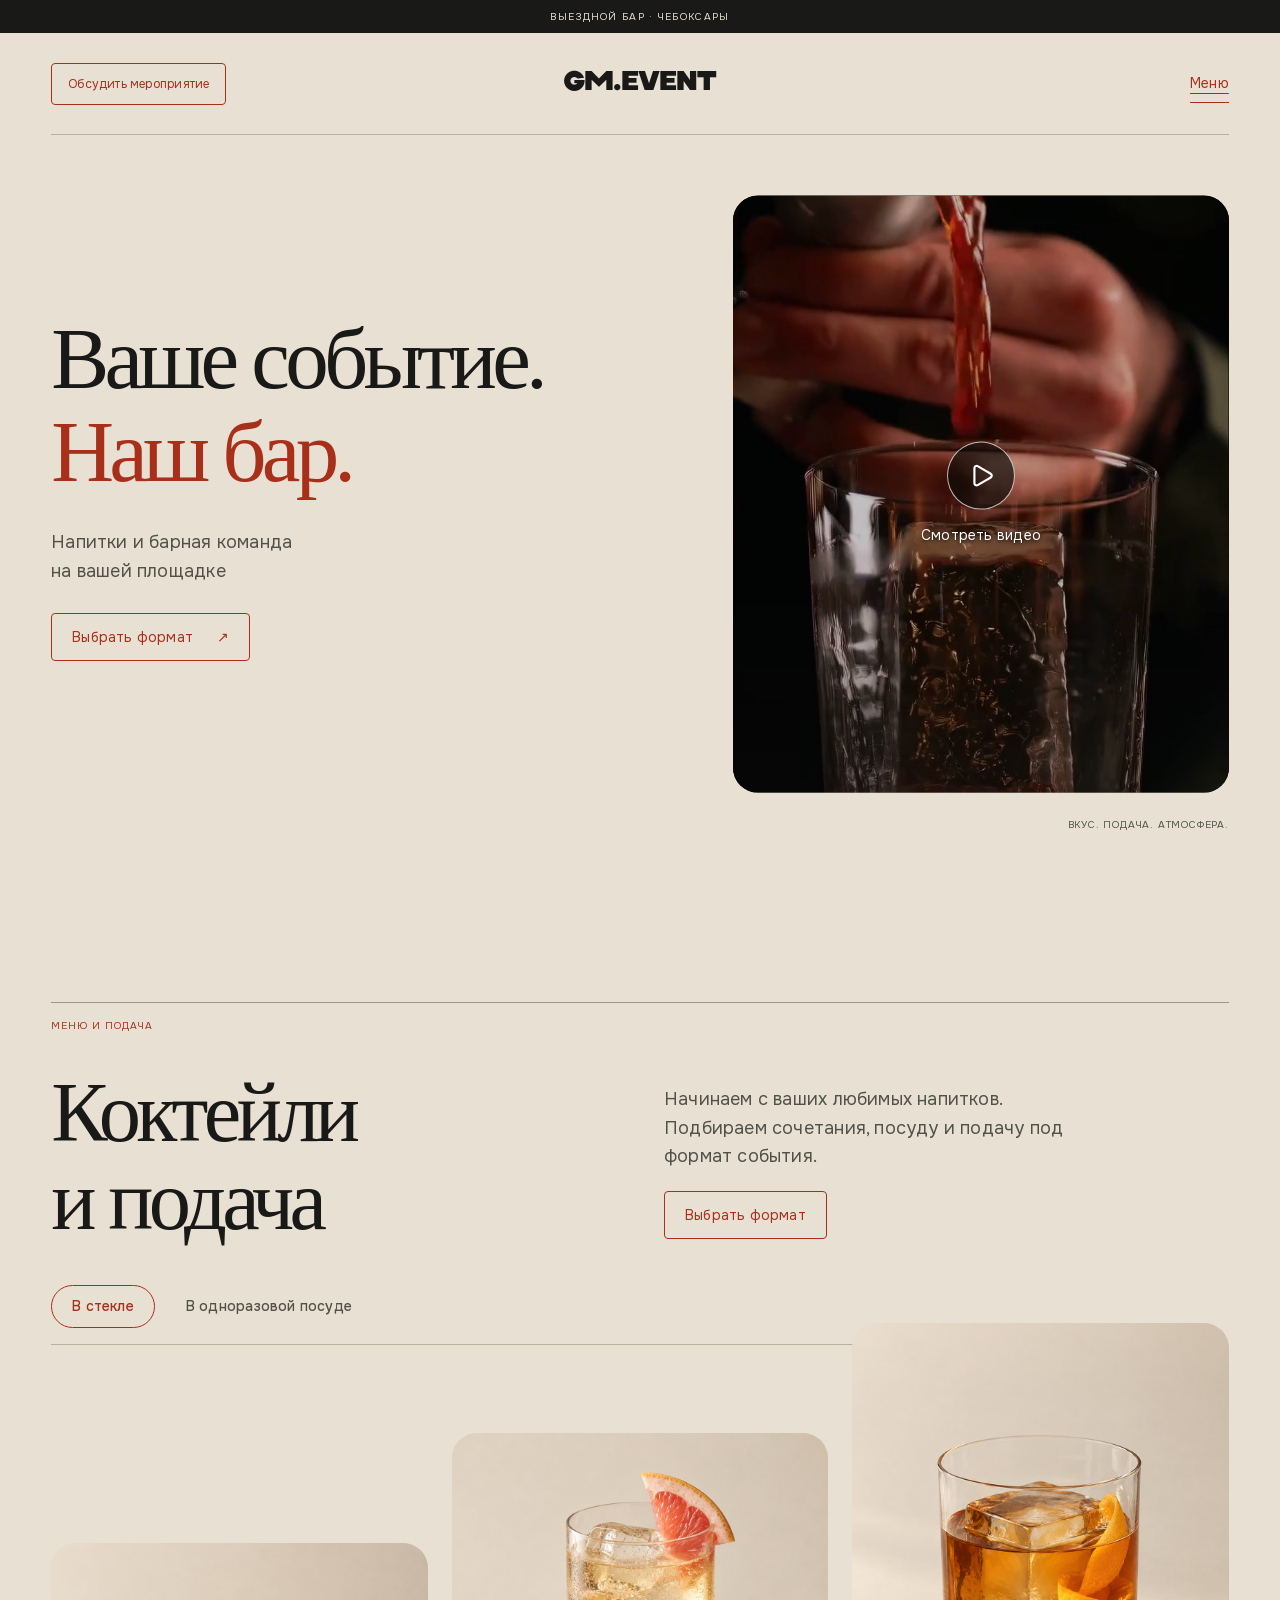
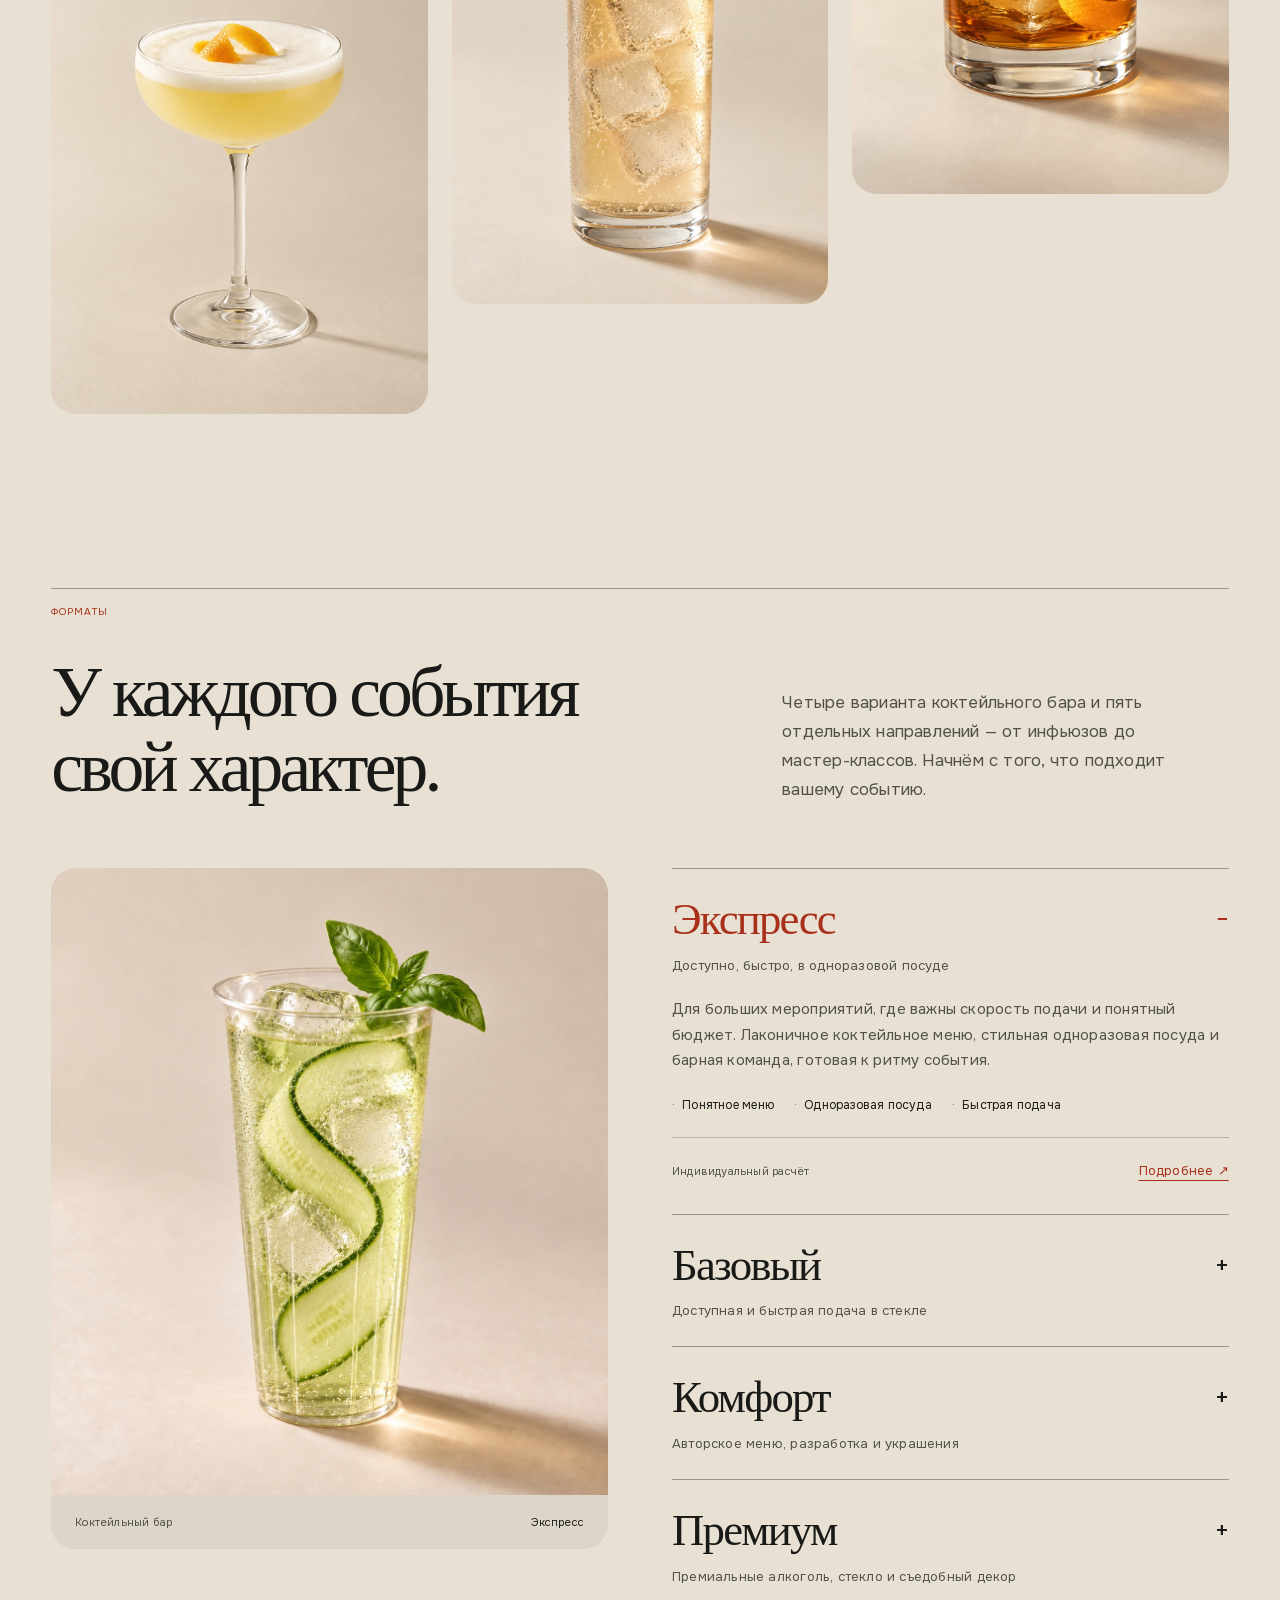
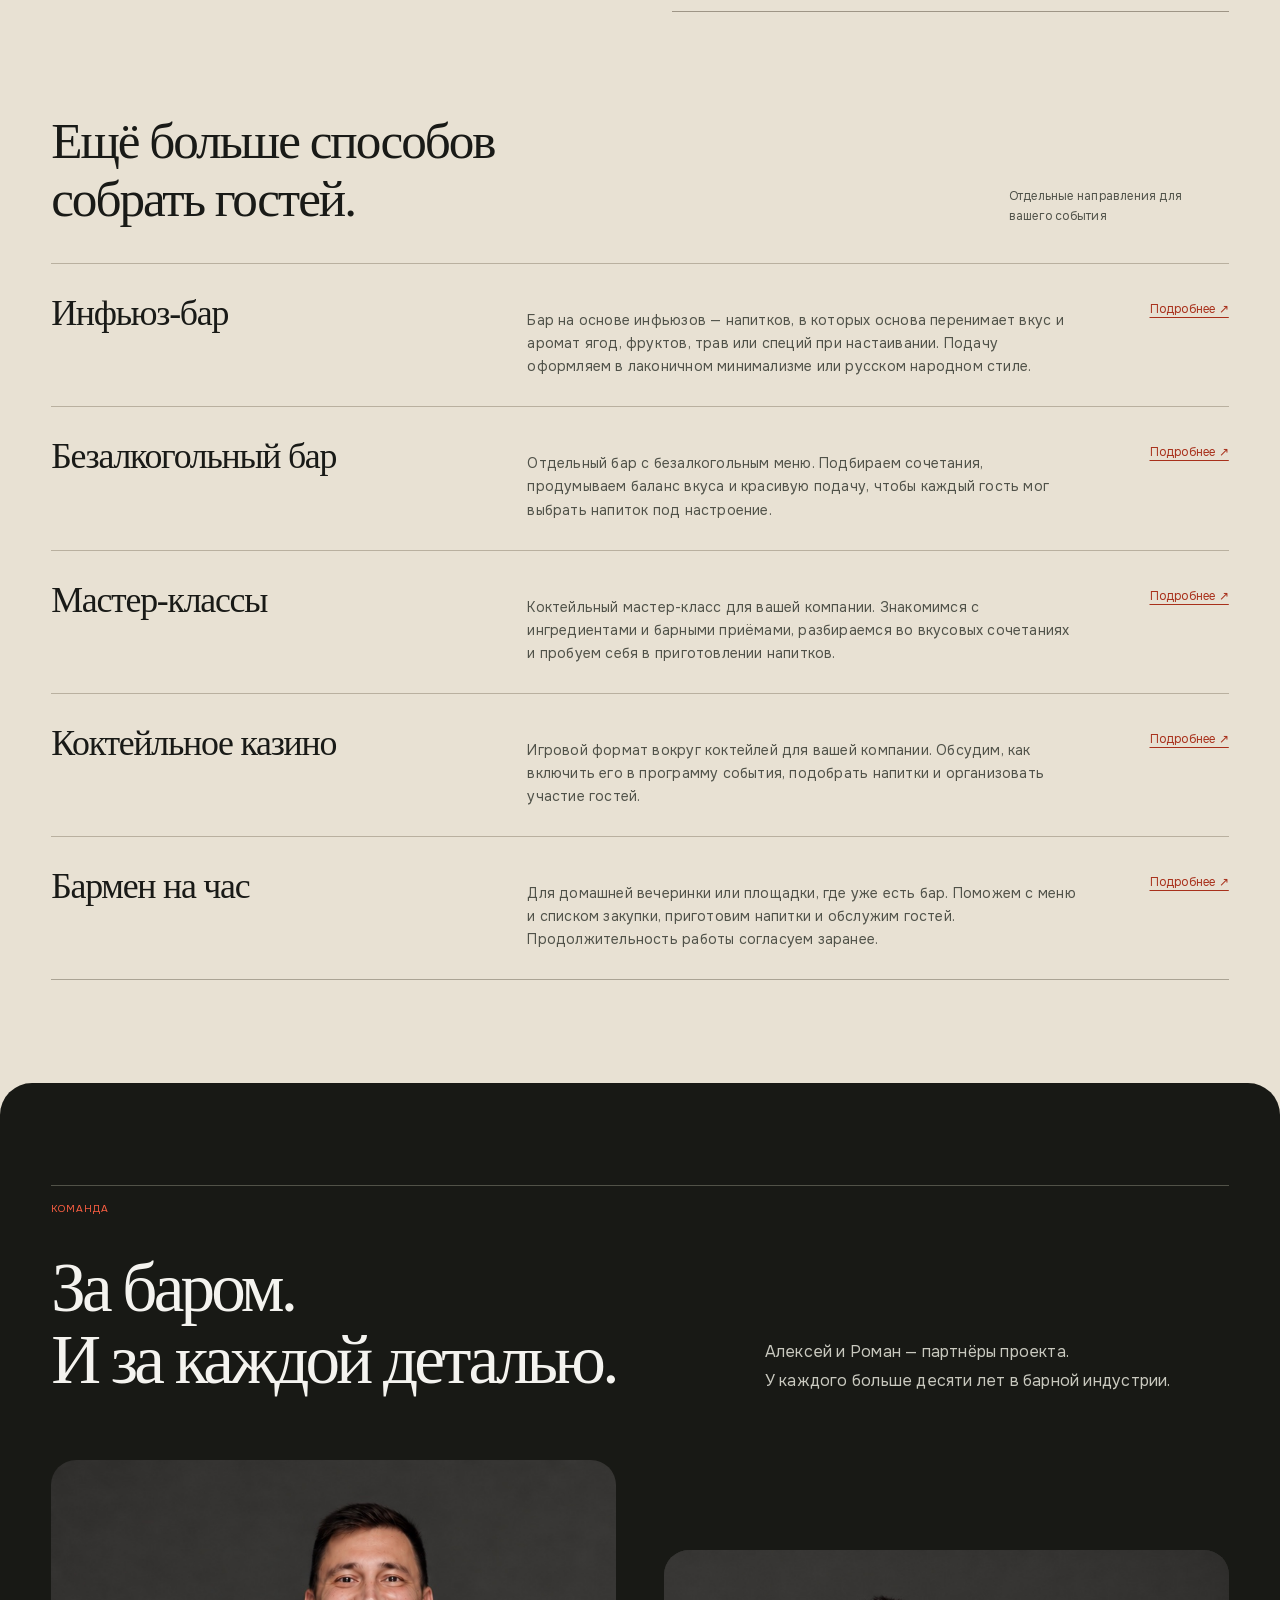
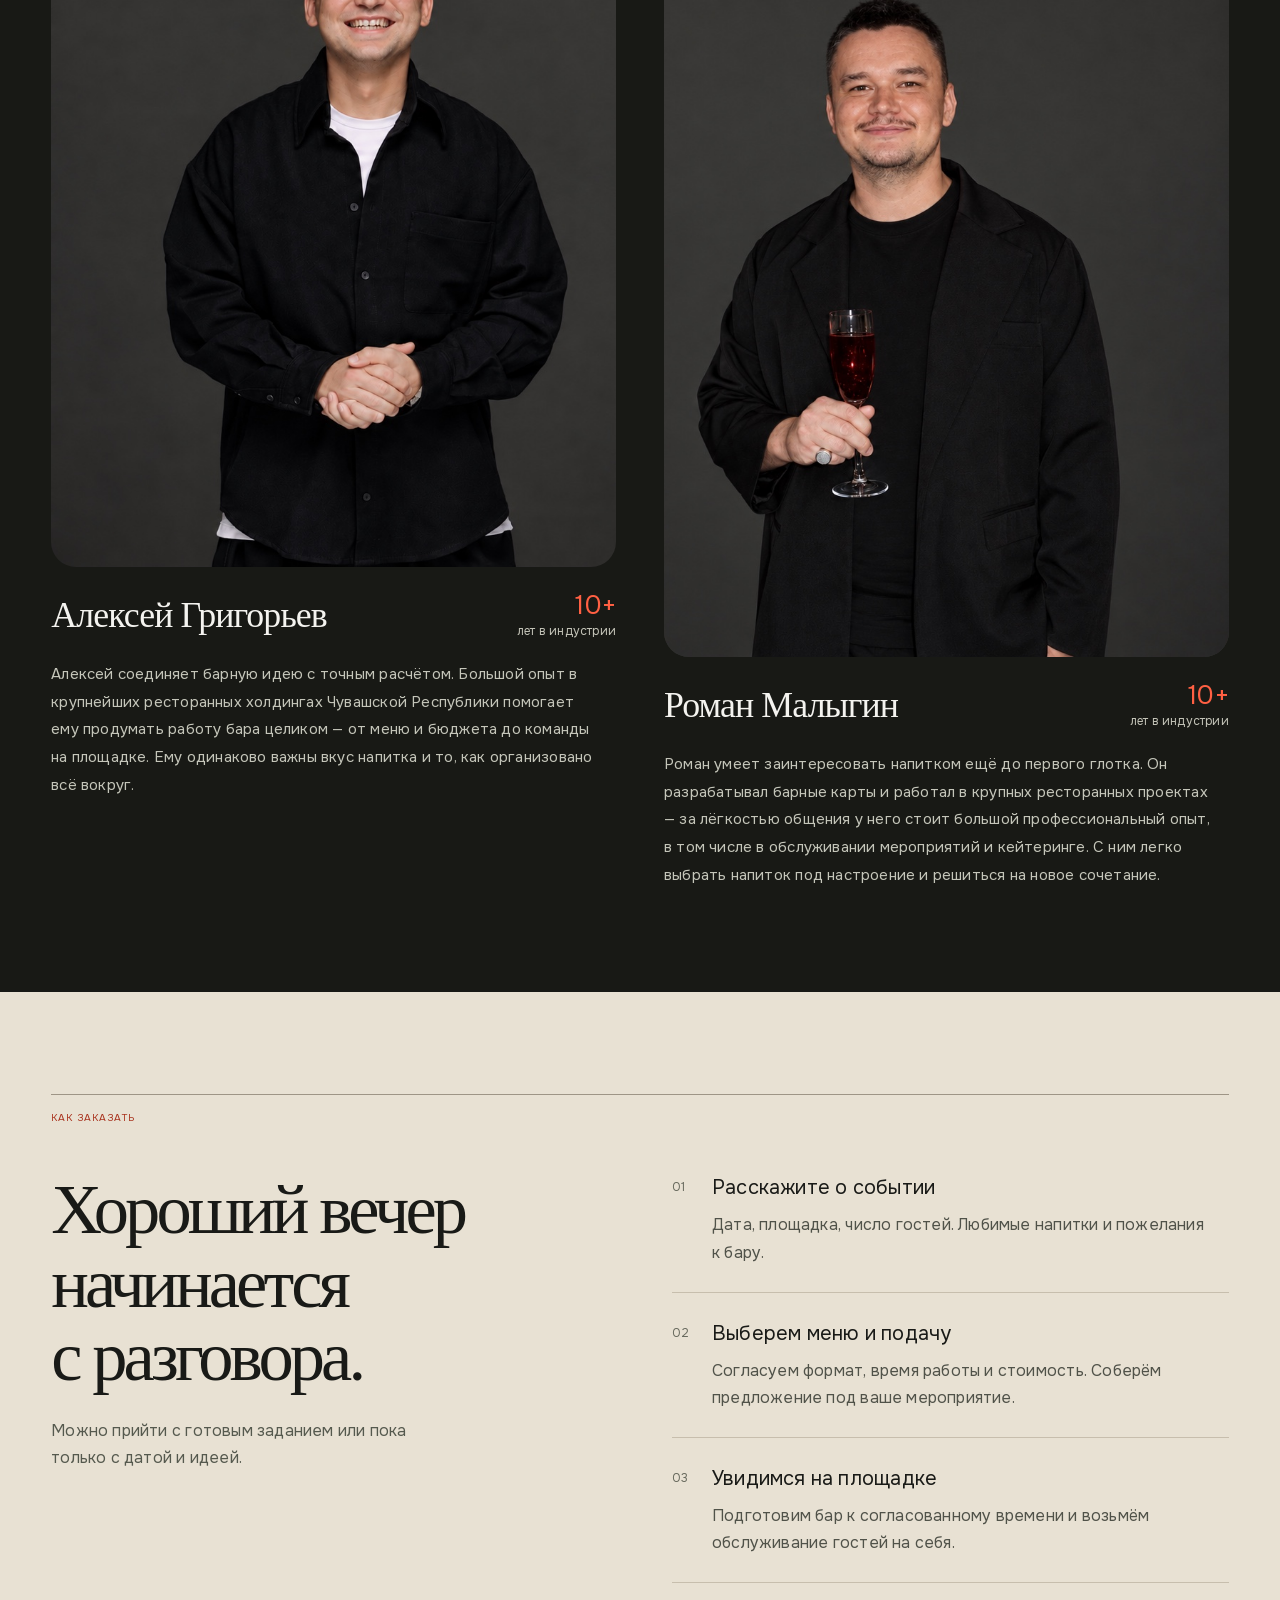
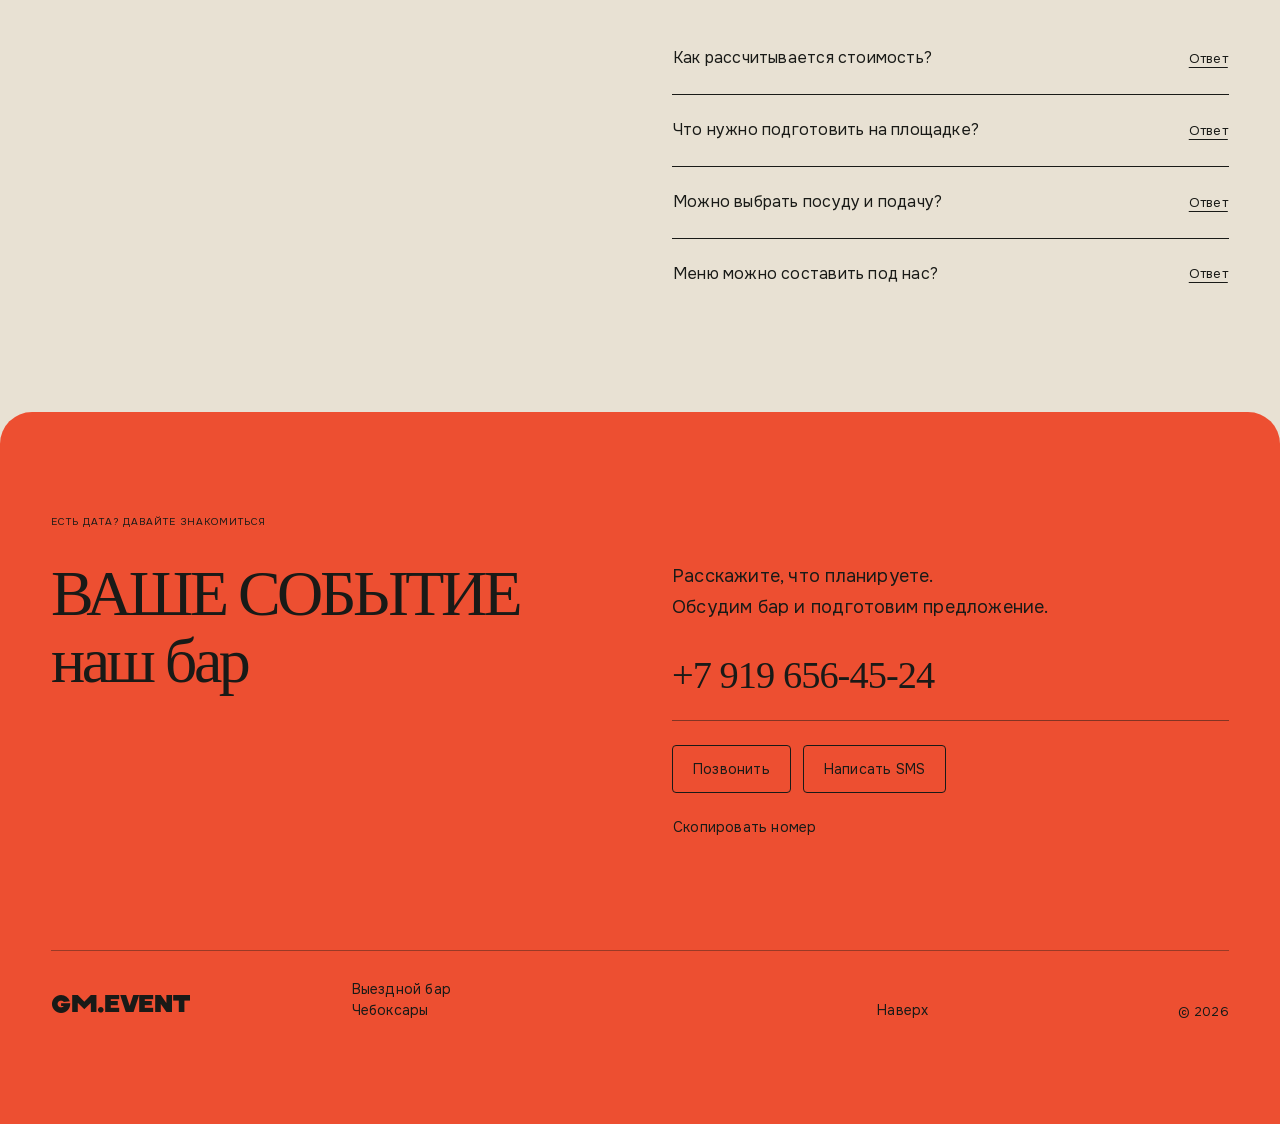
<file: index.html>
<!doctype html><html lang="ru"><head><meta charset="utf-8"><meta name="viewport" content="width=device-width,initial-scale=1"><meta name="robots" content="noindex,nofollow"><title>GM.EVENT — бар для вашего события</title><meta name="description" content="Экспресс, Базовый, Комфорт, Премиум, инфьюз-бар, безалкогольный бар, мастер-классы, коктейльное казино и бармен на час. GM.EVENT, Чебоксары."><link rel="icon" href="[data-uri]"><link rel="stylesheet" href="./bar-style-3c5023ee49a8.css"></head><body style="--font-body:Onest;--font-logo:RAYDIS;--font-script:Cormorant Garamond"><div id="root" data-page=""><main class="bar-site"><a class="skip-link" href="#presentation">К содержанию</a><section class="hero" id="home" aria-labelledby="hero-title"><div class="announcement">Выездной бар · Чебоксары</div><header class="header wrap"><a class="action-button header-cta" href="#contact"><span>Обсудить мероприятие</span></a><a href="./#home" class="monogram" aria-label="GM.EVENT — на главную">GM.EVENT</a><button type="button" class="menu-toggle" aria-haspopup="dialog" aria-expanded="false" aria-controls="site-menu">Меню</button></header><dialog id="site-menu" class="site-menu" aria-labelledby="site-menu-title"><div class="menu-layout wrap"><div class="menu-top"><a href="./#home" class="monogram" aria-label="GM.EVENT — на главную">GM.EVENT</a><button type="button" class="menu-close">Закрыть меню</button></div><nav class="menu-products" aria-labelledby="site-menu-title"><p class="eyebrow" id="site-menu-title">ВЫБЕРИТЕ ФОРМАТ</p><a href="./express/"><span class="menu-product-name">Экспресс</span></a><a href="./basic/"><span class="menu-product-name">Базовый</span></a><a href="./comfort/"><span class="menu-product-name">Комфорт</span></a><a href="./premium/"><span class="menu-product-name">Премиум</span></a><a href="./infuse-bar/"><span class="menu-product-name">Инфьюз-бар</span></a><a href="./alcohol-free-bar/"><span class="menu-product-name">Безалкогольный бар</span></a><a href="./masterclasses/"><span class="menu-product-name">Мастер-классы</span></a><a href="./cocktail-casino/"><span class="menu-product-name">Коктейльное казино</span></a><a href="./bartender/"><span class="menu-product-name">Бармен на час</span></a></nav><nav class="menu-secondary" aria-label="Разделы сайта"><a href="./#presentation">Подача</a><a href="./#team">Команда</a><a href="#contact">Контакты</a></nav></div></dialog><div class="hero-layout wrap"><div class="hero-intro" data-depth="-34"><h1 id="hero-title"><span class="hero-line">Ваше событие.</span><span class="hero-line hero-line-script">Наш бар.</span></h1></div><div class="hero-bottom"><div><p>Напитки и барная команда<br/>на вашей площадке</p><a href="#formats" class="action-button outline-button hero-action">Выбрать формат <span aria-hidden="true">↗</span></a></div></div><div class="hero-stage"><div class="hero-video-plane" data-depth="64"><div class="hero-media"><div class="hero-film" aria-hidden="true"><video autoPlay="" muted="" playsInline="" loop="" preload="auto" tabindex="-1" poster="./asset-hero-video-poster-0232e0870b.jpg"><source media="(max-width: 640px)" src="./hero-bar-mobile-v6.mp4" type="video/mp4"/><source src="./hero-bar-desktop-v6.mp4" type="video/mp4"/></video></div><button type="button" tabindex="0" data-slot="button" aria-label="Смотреть видео" class="group/button inline-flex shrink-0 items-center justify-center rounded-lg border border-transparent bg-clip-padding text-sm font-medium whitespace-nowrap transition-all outline-none select-none focus-visible:border-ring focus-visible:ring-3 focus-visible:ring-ring/50 active:not-aria-[haspopup]:translate-y-px disabled:pointer-events-none disabled:opacity-50 aria-invalid:border-destructive aria-invalid:ring-3 aria-invalid:ring-destructive/20 dark:aria-invalid:border-destructive/50 dark:aria-invalid:ring-destructive/40 [&amp;_svg]:pointer-events-none [&amp;_svg]:shrink-0 [&amp;_svg:not([class*=&#x27;size-&#x27;])]:size-4 hover:bg-muted hover:text-foreground aria-expanded:bg-muted aria-expanded:text-foreground dark:hover:bg-muted/50 h-8 gap-1.5 px-2.5 has-data-[icon=inline-end]:pr-2 has-data-[icon=inline-start]:pl-2 film-toggle"><svg xmlns="http://www.w3.org/2000/svg" width="15" height="15" viewBox="0 0 24 24" fill="none" stroke="currentColor" stroke-width="2" stroke-linecap="round" stroke-linejoin="round" class="lucide lucide-play" aria-hidden="true"><path d="M5 5a2 2 0 0 1 3.008-1.728l11.997 6.998a2 2 0 0 1 .003 3.458l-12 7A2 2 0 0 1 5 19z"></path></svg><span>Загрузка…</span></button></div></div><div class="hero-caption">Вкус. Подача. Атмосфера.</div></div></div></section><section class="presentation wrap section" id="presentation" aria-labelledby="presentation-title"><div class="section-top"><p class="eyebrow dark-label"><span class="section-number">01</span> МЕНЮ И ПОДАЧА</p></div><div class="gallery-heading" data-reveal="true"><h2 id="presentation-title" class="paired-heading" aria-label="Коктейли и подача"><span class="heading-line">Коктейли</span><span class="section-script">и подача</span></h2><div class="gallery-intro"><p>Начинаем с ваших любимых напитков. Подбираем сочетания, посуду и подачу под формат события.</p><a class="action-button outline-button" href="#formats">Выбрать формат</a></div></div><fieldset class="drinkware-options" aria-label="Посуда для подачи"><button type="button" aria-pressed="true" aria-controls="cocktail-gallery">В стекле</button><button type="button" aria-pressed="false" aria-controls="cocktail-gallery">В одноразовой посуде</button></fieldset><div class="cocktail-gallery" id="cocktail-gallery" aria-label="Коктейли в стекле"><figure class="cocktail-card" data-reveal="true" data-scroll-photo="true"><img src="./asset-coupe-v1-a9d5fb5de2.jpg" alt="Светлый коктейль с пеной и цедрой в тонком бокале на ножке" width="1122" height="1402" loading="lazy"/></figure><figure class="cocktail-card" data-reveal="true" data-scroll-photo="true"><img src="./asset-highball-v1-2c696b7634.jpg" alt="Золотистый коктейль со льдом и грейпфрутом в высоком бокале" width="1122" height="1402" loading="lazy"/></figure><figure class="cocktail-card" data-reveal="true" data-scroll-photo="true"><img src="./asset-rocks-v1-5a23c791d7.jpg" alt="Янтарный коктейль с крупным кубом льда и цедрой в низком бокале" width="1122" height="1402" loading="lazy"/></figure></div></section><section class="formats wrap section" id="formats" aria-labelledby="formats-title"><div class="section-top"><p class="eyebrow dark-label"><span class="section-number">02</span> ФОРМАТЫ</p></div><div class="formats-heading" data-reveal="true"><h2 id="formats-title">У каждого события<br/>свой характер.</h2><p>Четыре варианта коктейльного бара и пять отдельных направлений — от инфьюзов до мастер-классов. Начнём с того, что подходит вашему событию.</p></div><div class="format-studio"><figure class="format-preview"><img src="./asset-disposable-cucumber-v2-c8f4249dd3.jpg" alt="Светлый напиток с огурцом в прозрачной одноразовой посуде" width="1122" height="1402" loading="lazy"/><figcaption><span>Коктейльный бар</span><span>Экспресс</span></figcaption></figure><div class="tariff-list" aria-label="Тарифы коктейльного бара"><article data-reveal="true" class="tariff is-selected"><h3><button type="button" id="tariff-express" aria-expanded="true" aria-controls="panel-express"><span>Экспресс</span><span class="tariff-symbol" aria-hidden="true">−</span></button></h3><p class="tariff-short">Доступно, быстро, в одноразовой посуде</p><div class="tariff-panel" id="panel-express" role="region" aria-labelledby="tariff-express"><p>Для больших мероприятий, где важны скорость подачи и понятный бюджет. Лаконичное коктейльное меню, стильная одноразовая посуда и барная команда, готовая к ритму события.</p><ul><li>Понятное меню</li><li>Одноразовая посуда</li><li>Быстрая подача</li></ul><div class="tariff-bottom"><span>Индивидуальный расчёт</span><a href="./express/" class="editorial-link">Подробнее ↗</a></div></div></article><article data-reveal="true" class="tariff"><h3><button type="button" id="tariff-basic" aria-expanded="false" aria-controls="panel-basic"><span>Базовый</span><span class="tariff-symbol" aria-hidden="true">+</span></button></h3><p class="tariff-short">Доступная и быстрая подача в стекле</p><div class="tariff-panel" id="panel-basic" role="region" aria-labelledby="tariff-basic" hidden=""><p>Принцип «Экспресса» с подачей в стекле: понятное меню, внимание к скорости обслуживания и доступный формат для большого события. Для тех, кому важен привычный барный бокал.</p><ul><li>Лаконичное меню</li><li>Стеклянные бокалы</li><li>Работа бара</li></ul><div class="tariff-bottom"><span>Индивидуальный расчёт</span><a href="./basic/" class="editorial-link">Подробнее ↗</a></div></div></article><article data-reveal="true" class="tariff"><h3><button type="button" id="tariff-comfort" aria-expanded="false" aria-controls="panel-comfort"><span>Комфорт</span><span class="tariff-symbol" aria-hidden="true">+</span></button></h3><p class="tariff-short">Авторское меню, разработка и украшения</p><div class="tariff-panel" id="panel-comfort" role="region" aria-labelledby="tariff-comfort" hidden=""><p>Бар с авторским направлением: разрабатываем коктейльное меню под ваше событие, продумываем сочетания и украшения. Вкус и подача становятся частью общей идеи вечера.</p><ul><li>Авторское направление</li><li>Разработка меню</li><li>Украшения</li></ul><div class="tariff-bottom"><span>Индивидуальный расчёт</span><a href="./comfort/" class="editorial-link">Подробнее ↗</a></div></div></article><article data-reveal="true" class="tariff"><h3><button type="button" id="tariff-premium" aria-expanded="false" aria-controls="panel-premium"><span>Премиум</span><span class="tariff-symbol" aria-hidden="true">+</span></button></h3><p class="tariff-short">Премиальные алкоголь, стекло и съедобный декор</p><div class="tariff-panel" id="panel-premium" role="region" aria-labelledby="tariff-premium" hidden=""><p>Авторское меню и индивидуальная разработка, как в «Комфорте», с премиальным алкоголем и стеклом. Подачу дополняем кондитерской печатью, декором из мастики, съедобными цветами и крастами.</p><ul><li>Премиальный алкоголь</li><li>Премиальное стекло</li><li>Съедобный декор</li></ul><div class="tariff-bottom"><span>Индивидуальный расчёт</span><a href="./premium/" class="editorial-link">Подробнее ↗</a></div></div></article></div></div><div class="additional-heading"><h3>Ещё больше способов<br/>собрать гостей.</h3><p>Отдельные направления для вашего события</p></div><nav class="service-links additional-services" aria-label="Дополнительные форматы"><a class="service-page-link" data-reveal="true" href="./infuse-bar/"><div class="service-link-copy"><h3>Инфьюз-бар</h3><p>Бар на основе инфьюзов — напитков, в которых основа перенимает вкус и аромат ягод, фруктов, трав или специй при настаивании. Подачу оформляем в лаконичном минимализме или русском народном стиле.</p></div><span class="service-link-label">Подробнее ↗</span></a><a class="service-page-link" data-reveal="true" href="./alcohol-free-bar/"><div class="service-link-copy"><h3>Безалкогольный бар</h3><p>Отдельный бар с безалкогольным меню. Подбираем сочетания, продумываем баланс вкуса и красивую подачу, чтобы каждый гость мог выбрать напиток под настроение.</p></div><span class="service-link-label">Подробнее ↗</span></a><a class="service-page-link" data-reveal="true" href="./masterclasses/"><div class="service-link-copy"><h3>Мастер-классы</h3><p>Коктейльный мастер-класс для вашей компании. Знакомимся с ингредиентами и барными приёмами, разбираемся во вкусовых сочетаниях и пробуем себя в приготовлении напитков.</p></div><span class="service-link-label">Подробнее ↗</span></a><a class="service-page-link" data-reveal="true" href="./cocktail-casino/"><div class="service-link-copy"><h3>Коктейльное казино</h3><p>Игровой формат вокруг коктейлей для вашей компании. Обсудим, как включить его в программу события, подобрать напитки и организовать участие гостей.</p></div><span class="service-link-label">Подробнее ↗</span></a><a class="service-page-link" data-reveal="true" href="./bartender/"><div class="service-link-copy"><h3>Бармен на час</h3><p>Для домашней вечеринки или площадки, где уже есть бар. Поможем с меню и списком закупки, приготовим напитки и обслужим гостей. Продолжительность работы согласуем заранее.</p></div><span class="service-link-label">Подробнее ↗</span></a></nav></section><section class="team dark" id="team" aria-labelledby="team-title"><div class="wrap section"><div class="section-top"><p class="eyebrow"><span class="section-number">03</span> КОМАНДА</p></div><div class="team-heading" data-reveal="true"><h2 id="team-title">За баром.<br/>И за каждой деталью.</h2><p>Алексей и Роман — партнёры проекта.<br/>У каждого больше десяти лет в барной индустрии.</p></div><div class="founders-grid"><article class="founder" data-reveal="true"><div class="founder-photo alex paired-portrait"><img src="./asset-team-portraits-alex-tone-v4-8f4a0aaccf.jpg" alt="Алексей Григорьев — партнёр проекта" width="1584" height="993" loading="lazy"/></div><div class="founder-title"><h3>Алексей Григорьев</h3><span><strong>10+</strong>лет в индустрии</span></div><p>Алексей соединяет барную идею с точным расчётом. Большой опыт в крупнейших ресторанных холдингах Чувашской Республики помогает ему продумать работу бара целиком — от меню и бюджета до команды на площадке. Ему одинаково важны вкус напитка и то, как организовано всё вокруг.</p></article><article class="founder" data-reveal="true"><div class="founder-photo roman paired-portrait"><img src="./asset-team-portraits-diptych-v3-ca0f97ed26.jpg" alt="Роман Малыгин — партнёр проекта" width="1586" height="992" loading="lazy"/></div><div class="founder-title"><h3>Роман Малыгин</h3><span><strong>10+</strong>лет в индустрии</span></div><p>Роман умеет заинтересовать напитком ещё до первого глотка. Он разрабатывал барные карты и работал в крупных ресторанных проектах — за лёгкостью общения у него стоит большой профессиональный опыт, в том числе в обслуживании мероприятий и кейтеринге. С ним легко выбрать напиток под настроение и решиться на новое сочетание.</p></article></div></div></section><section class="how wrap section" id="how" aria-labelledby="how-title"><div class="section-top"><p class="eyebrow dark-label"><span class="section-number">04</span> КАК ЗАКАЗАТЬ</p></div><div class="how-grid"><div data-reveal="true"><h2 id="how-title">Хороший вечер<br/>начинается<br/>с разговора.</h2><p class="how-intro">Можно прийти с готовым заданием или пока только с датой и идеей.</p></div><div class="how-content"><ol class="steps"><li data-reveal="true"><span>01</span><div><h3>Расскажите о событии</h3><p>Дата, площадка, число гостей. Любимые напитки и пожелания к бару.</p></div></li><li data-reveal="true"><span>02</span><div><h3>Выберем меню и подачу</h3><p>Согласуем формат, время работы и стоимость. Соберём предложение под ваше мероприятие.</p></div></li><li data-reveal="true"><span>03</span><div><h3>Увидимся на площадке</h3><p>Подготовим бар к согласованному времени и возьмём обслуживание гостей на себя.</p></div></li></ol><div data-orientation="vertical" data-slot="accordion" class="flex w-full flex-col faq"><div data-orientation="vertical" data-hidden="" data-index="-1" data-closed="" data-slot="accordion-item" class="not-last:border-b"><h3 data-orientation="vertical" data-hidden="" data-index="-1" data-closed="" class="flex"><button type="button" data-value="" data-orientation="vertical" data-hidden="" data-index="-1" tabindex="0" aria-disabled="false" aria-expanded="false" id="base-ui-_R_qmH2_" data-slot="accordion-trigger" class="focus-visible:ring-ring/50 focus-visible:border-ring focus-visible:after:border-ring **:data-[slot=accordion-trigger-icon]:text-muted-foreground rounded-lg py-2.5 text-left text-sm font-medium hover:underline focus-visible:ring-3 **:data-[slot=accordion-trigger-icon]:ml-auto **:data-[slot=accordion-trigger-icon]:size-4 group/accordion-trigger relative flex flex-1 items-start justify-between border border-transparent transition-all outline-none aria-disabled:pointer-events-none aria-disabled:opacity-50 faq-trigger">Как рассчитывается стоимость?<span class="accordion-state" aria-hidden="true"><span class="when-closed">Ответ</span><span class="when-open">Скрыть</span></span></button></h3></div><div data-orientation="vertical" data-hidden="" data-index="-1" data-closed="" data-slot="accordion-item" class="not-last:border-b"><h3 data-orientation="vertical" data-hidden="" data-index="-1" data-closed="" class="flex"><button type="button" data-value="" data-orientation="vertical" data-hidden="" data-index="-1" tabindex="0" aria-disabled="false" aria-expanded="false" id="base-ui-_R_1amH2_" data-slot="accordion-trigger" class="focus-visible:ring-ring/50 focus-visible:border-ring focus-visible:after:border-ring **:data-[slot=accordion-trigger-icon]:text-muted-foreground rounded-lg py-2.5 text-left text-sm font-medium hover:underline focus-visible:ring-3 **:data-[slot=accordion-trigger-icon]:ml-auto **:data-[slot=accordion-trigger-icon]:size-4 group/accordion-trigger relative flex flex-1 items-start justify-between border border-transparent transition-all outline-none aria-disabled:pointer-events-none aria-disabled:opacity-50 faq-trigger">Что нужно подготовить на площадке?<span class="accordion-state" aria-hidden="true"><span class="when-closed">Ответ</span><span class="when-open">Скрыть</span></span></button></h3></div><div data-orientation="vertical" data-hidden="" data-index="-1" data-closed="" data-slot="accordion-item" class="not-last:border-b"><h3 data-orientation="vertical" data-hidden="" data-index="-1" data-closed="" class="flex"><button type="button" data-value="" data-orientation="vertical" data-hidden="" data-index="-1" tabindex="0" aria-disabled="false" aria-expanded="false" id="base-ui-_R_1qmH2_" data-slot="accordion-trigger" class="focus-visible:ring-ring/50 focus-visible:border-ring focus-visible:after:border-ring **:data-[slot=accordion-trigger-icon]:text-muted-foreground rounded-lg py-2.5 text-left text-sm font-medium hover:underline focus-visible:ring-3 **:data-[slot=accordion-trigger-icon]:ml-auto **:data-[slot=accordion-trigger-icon]:size-4 group/accordion-trigger relative flex flex-1 items-start justify-between border border-transparent transition-all outline-none aria-disabled:pointer-events-none aria-disabled:opacity-50 faq-trigger">Можно выбрать посуду и подачу?<span class="accordion-state" aria-hidden="true"><span class="when-closed">Ответ</span><span class="when-open">Скрыть</span></span></button></h3></div><div data-orientation="vertical" data-hidden="" data-index="-1" data-closed="" data-slot="accordion-item" class="not-last:border-b"><h3 data-orientation="vertical" data-hidden="" data-index="-1" data-closed="" class="flex"><button type="button" data-value="" data-orientation="vertical" data-hidden="" data-index="-1" tabindex="0" aria-disabled="false" aria-expanded="false" id="base-ui-_R_2amH2_" data-slot="accordion-trigger" class="focus-visible:ring-ring/50 focus-visible:border-ring focus-visible:after:border-ring **:data-[slot=accordion-trigger-icon]:text-muted-foreground rounded-lg py-2.5 text-left text-sm font-medium hover:underline focus-visible:ring-3 **:data-[slot=accordion-trigger-icon]:ml-auto **:data-[slot=accordion-trigger-icon]:size-4 group/accordion-trigger relative flex flex-1 items-start justify-between border border-transparent transition-all outline-none aria-disabled:pointer-events-none aria-disabled:opacity-50 faq-trigger">Меню можно составить под нас?<span class="accordion-state" aria-hidden="true"><span class="when-closed">Ответ</span><span class="when-open">Скрыть</span></span></button></h3></div></div></div></div></section><footer class="contact" id="contact"><div class="wrap section"><p class="eyebrow">ЕСТЬ ДАТА? ДАВАЙТЕ ЗНАКОМИТЬСЯ</p><div class="contact-grid"><div class="contact-title"><h2 class="paired-heading"><span class="heading-line">ВАШЕ СОБЫТИЕ</span><span class="section-script">наш бар</span></h2></div><div class="contact-info"><p>Расскажите, что планируете.<br/>Обсудим бар и подготовим предложение.</p><a class="phone-link" href="tel:+79196564524">+7 919 656-45-24</a><div class="contact-actions"><a class="action-button contact-button" href="tel:+79196564524">Позвонить</a><a class="action-button contact-button outline-button" href="sms:+79196564524?body=%D0%97%D0%B4%D1%80%D0%B0%D0%B2%D1%81%D1%82%D0%B2%D1%83%D0%B9%D1%82%D0%B5!%20%D0%A5%D0%BE%D1%82%D0%B8%D0%BC%20%D0%BE%D0%B1%D1%81%D1%83%D0%B4%D0%B8%D1%82%D1%8C%20%D0%B1%D0%B0%D1%80%20%D0%B4%D0%BB%D1%8F%20%D0%BC%D0%B5%D1%80%D0%BE%D0%BF%D1%80%D0%B8%D1%8F%D1%82%D0%B8%D1%8F.%20%D0%94%D0%B0%D1%82%D0%B0%3A%20.%20%D0%93%D0%BE%D1%81%D1%82%D0%B5%D0%B9%3A%20.%20%D0%9F%D0%BB%D0%BE%D1%89%D0%B0%D0%B4%D0%BA%D0%B0%3A%20.">Написать SMS</a></div><button type="button" tabindex="0" data-slot="button" class="group/button inline-flex shrink-0 items-center justify-center rounded-lg border border-transparent bg-clip-padding text-sm font-medium whitespace-nowrap transition-all outline-none select-none focus-visible:border-ring focus-visible:ring-3 focus-visible:ring-ring/50 active:not-aria-[haspopup]:translate-y-px disabled:pointer-events-none disabled:opacity-50 aria-invalid:border-destructive aria-invalid:ring-3 aria-invalid:ring-destructive/20 dark:aria-invalid:border-destructive/50 dark:aria-invalid:ring-destructive/40 [&amp;_svg]:pointer-events-none [&amp;_svg]:shrink-0 [&amp;_svg:not([class*=&#x27;size-&#x27;])]:size-4 hover:bg-muted hover:text-foreground aria-expanded:bg-muted aria-expanded:text-foreground dark:hover:bg-muted/50 h-8 gap-1.5 px-2.5 has-data-[icon=inline-end]:pr-2 has-data-[icon=inline-start]:pl-2 copy-phone">Скопировать номер</button><output class="copy-status" aria-live="polite"></output></div></div><div class="footer-bottom"><a href="./#home" class="brand" aria-label="GM.EVENT — на главную">GM.EVENT</a><p>Выездной бар<br/>Чебоксары</p><a href="#home">Наверх</a><span>© 2026</span></div></div></footer></main></div><script defer src="./bar-app-e9ab03e9aeef.js"></script></body></html>
</file>
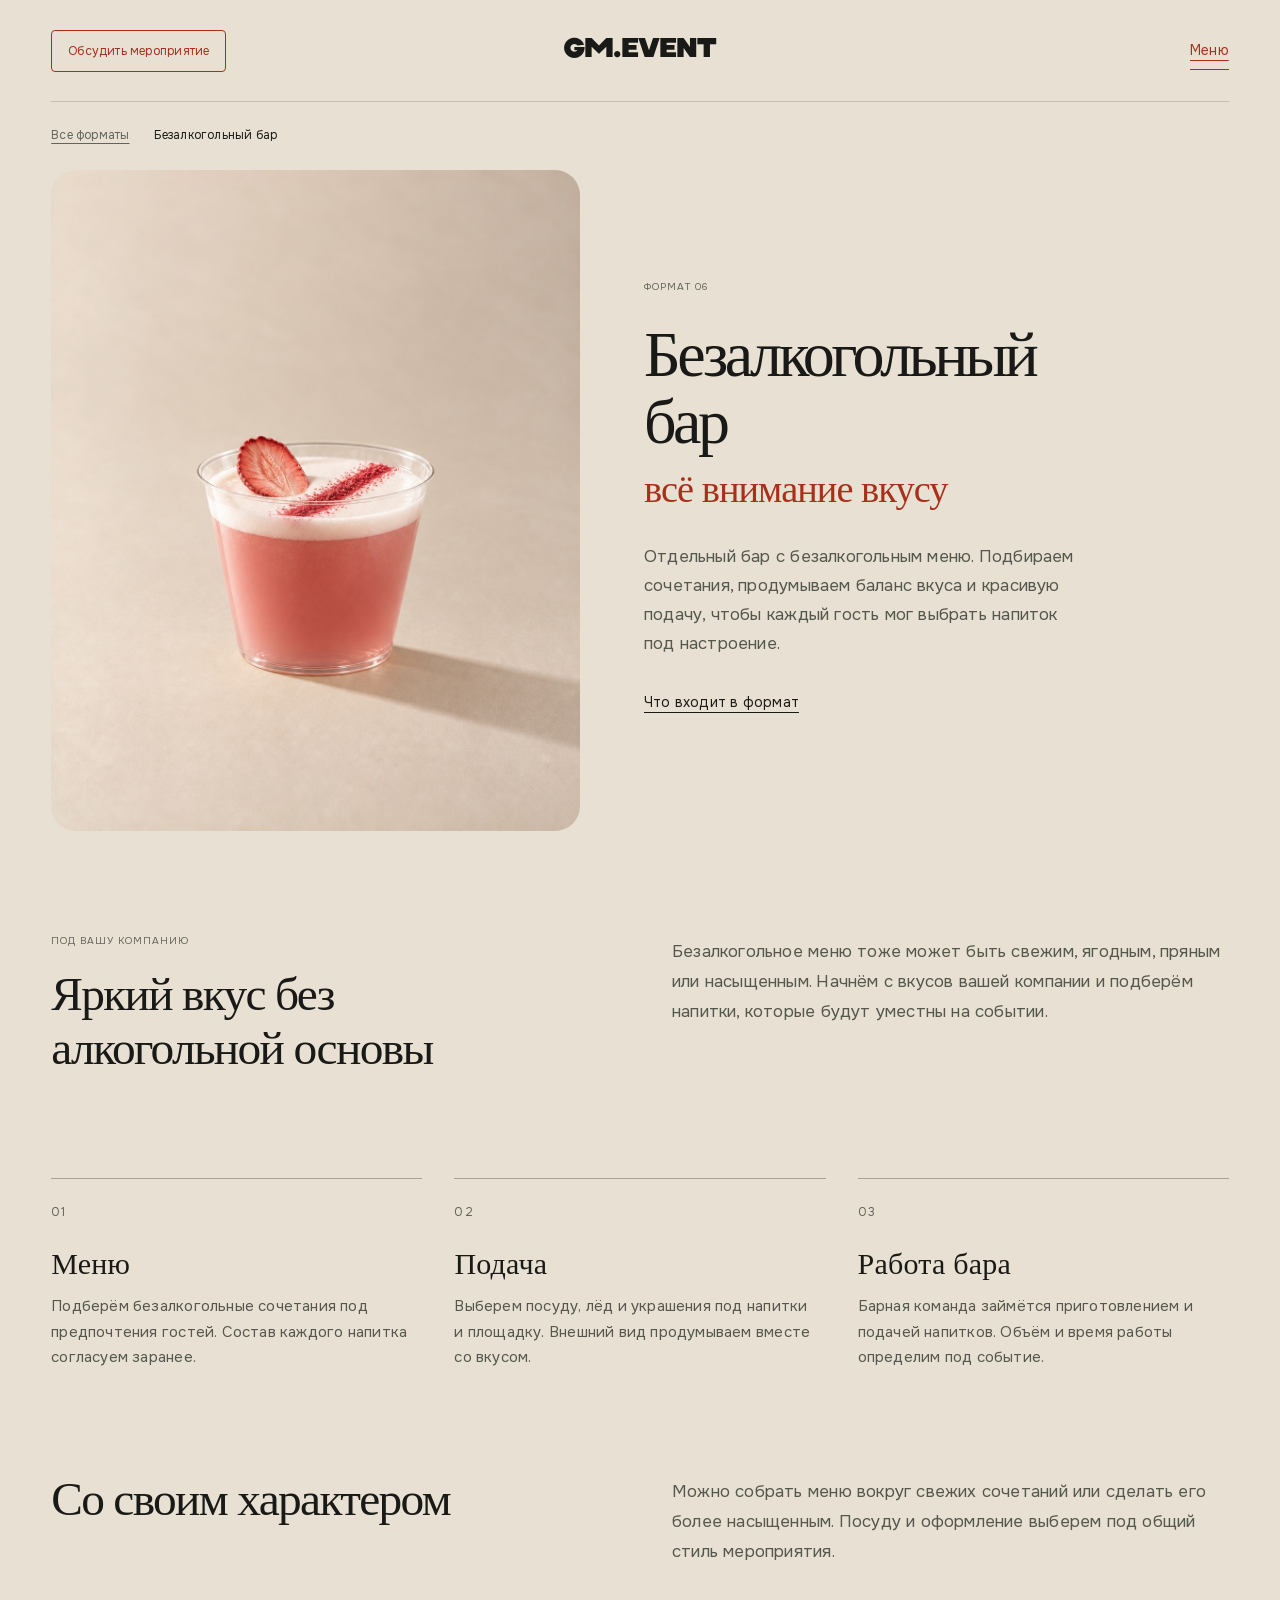
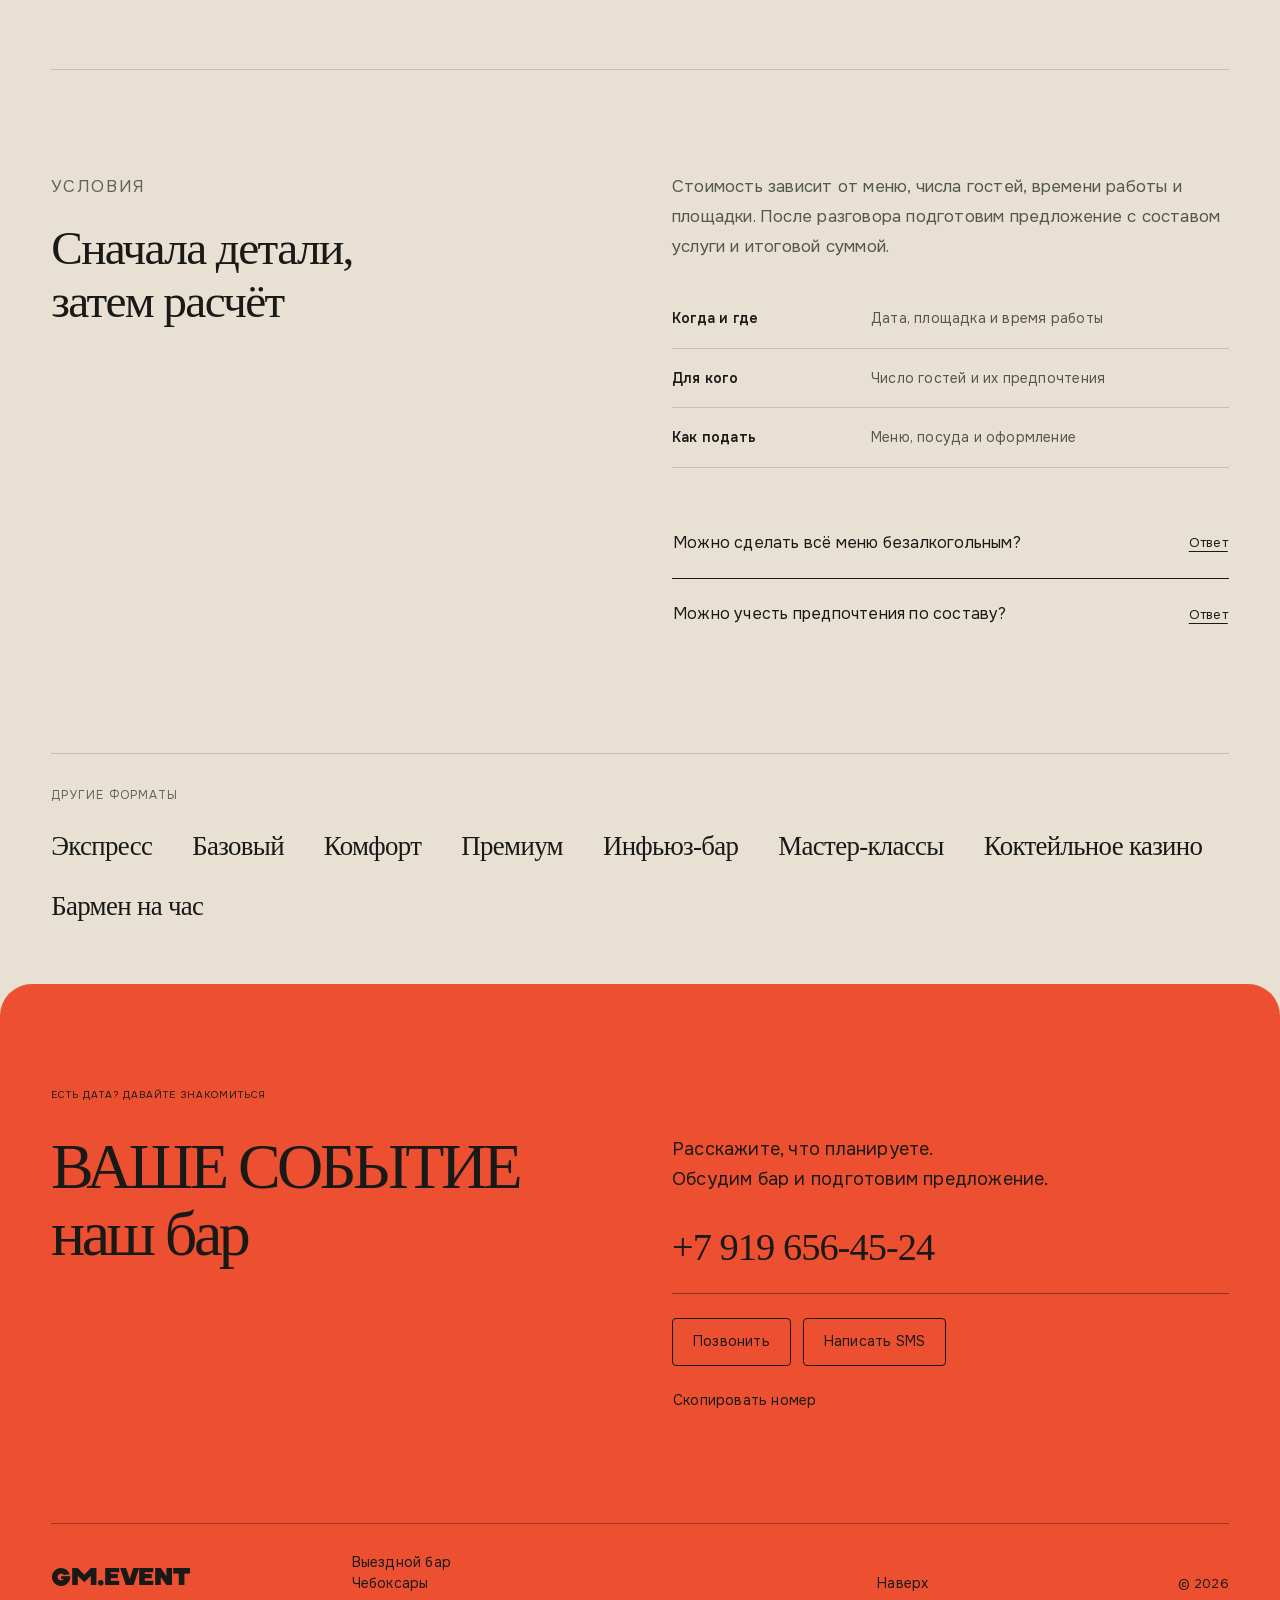
<file: alcohol-free-bar/index.html>
<!doctype html><html lang="ru"><head><meta charset="utf-8"><meta name="viewport" content="width=device-width,initial-scale=1"><meta name="robots" content="noindex,nofollow"><title>Безалкогольный бар — GM.EVENT</title><meta name="description" content="Отдельный бар с безалкогольным меню. Подбираем сочетания, продумываем баланс вкуса и красивую подачу, чтобы каждый гость мог выбрать напиток под настроение."><link rel="icon" href="[data-uri]"><link rel="stylesheet" href="../bar-style-3c5023ee49a8.css"></head><body style="--font-body:Onest;--font-logo:RAYDIS;--font-script:Cormorant Garamond"><div id="root" data-page="alcohol-free-bar"><link rel="preload" as="image" href="../asset-disposable-raspberry-v2-9dd4dd6634.jpg"/><main class="bar-site product-page" id="top"><a class="skip-link" href="../alcohol-free-bar/#product-details">К описанию формата</a><header class="header wrap"><a class="action-button header-cta" href="../alcohol-free-bar/#contact"><span>Обсудить мероприятие</span></a><a href="../#home" class="monogram" aria-label="GM.EVENT — на главную">GM.EVENT</a><button type="button" class="menu-toggle" aria-haspopup="dialog" aria-expanded="false" aria-controls="site-menu">Меню</button></header><dialog id="site-menu" class="site-menu" aria-labelledby="site-menu-title"><div class="menu-layout wrap"><div class="menu-top"><a href="../#home" class="monogram" aria-label="GM.EVENT — на главную">GM.EVENT</a><button type="button" class="menu-close">Закрыть меню</button></div><nav class="menu-products" aria-labelledby="site-menu-title"><p class="eyebrow" id="site-menu-title">ВЫБЕРИТЕ ФОРМАТ</p><a href="../express/"><span class="menu-product-name">Экспресс</span></a><a href="../basic/"><span class="menu-product-name">Базовый</span></a><a href="../comfort/"><span class="menu-product-name">Комфорт</span></a><a href="../premium/"><span class="menu-product-name">Премиум</span></a><a href="../infuse-bar/"><span class="menu-product-name">Инфьюз-бар</span></a><a href="../alcohol-free-bar/" aria-current="page"><span class="menu-product-name">Безалкогольный бар</span></a><a href="../masterclasses/"><span class="menu-product-name">Мастер-классы</span></a><a href="../cocktail-casino/"><span class="menu-product-name">Коктейльное казино</span></a><a href="../bartender/"><span class="menu-product-name">Бармен на час</span></a></nav><nav class="menu-secondary" aria-label="Разделы сайта"><a href="../#presentation">Подача</a><a href="../#team">Команда</a><a href="../alcohol-free-bar/#contact">Контакты</a></nav></div></dialog><div class="wrap"><nav class="product-breadcrumbs" aria-label="Путь к странице"><a href="../#formats">Все форматы</a><span aria-current="page">Безалкогольный бар</span></nav><section class="product-hero" aria-labelledby="product-title"><figure class="product-photo"><img src="../asset-disposable-raspberry-v2-9dd4dd6634.jpg" alt="Ягодный напиток с пеной — пример оформления безалкогольного меню" width="1122" height="1402" loading="eager"/></figure><div class="product-intro product-intro-long"><p class="eyebrow">ФОРМАТ <!-- -->06</p><h1 id="product-title"><span>Безалкогольный</span><span> <!-- -->бар</span></h1><p class="product-accent">всё внимание вкусу</p><p class="product-description">Отдельный бар с безалкогольным меню. Подбираем сочетания, продумываем баланс вкуса и красивую подачу, чтобы каждый гость мог выбрать напиток под настроение.</p><a href="../alcohol-free-bar/#product-details" class="product-detail-link">Что входит в формат</a></div></section><section class="product-overview section" id="product-details" aria-labelledby="product-overview-title"><div><p class="eyebrow">ПОД ВАШУ КОМПАНИЮ</p><h2 id="product-overview-title">Яркий вкус без алкогольной основы</h2></div><p>Безалкогольное меню тоже может быть свежим, ягодным, пряным или насыщенным. Начнём с вкусов вашей компании и подберём напитки, которые будут уместны на событии.</p></section><section class="product-offer" aria-label="Что обсудим и подготовим"><article><span class="eyebrow">0<!-- -->1</span><h3>Меню</h3><p>Подберём безалкогольные сочетания под предпочтения гостей. Состав каждого напитка согласуем заранее.</p></article><article><span class="eyebrow">0<!-- -->2</span><h3>Подача</h3><p>Выберем посуду, лёд и украшения под напитки и площадку. Внешний вид продумываем вместе со вкусом.</p></article><article><span class="eyebrow">0<!-- -->3</span><h3>Работа бара</h3><p>Барная команда займётся приготовлением и подачей напитков. Объём и время работы определим под событие.</p></article></section><section class="product-presentation section" aria-labelledby="product-presentation-title"><div class="product-overview"><h2 id="product-presentation-title">Со своим характером</h2><p>Можно собрать меню вокруг свежих сочетаний или сделать его более насыщенным. Посуду и оформление выберем под общий стиль мероприятия.</p></div></section><section class="product-cost section" aria-labelledby="product-cost-title"><div><p class="eyebrow">УСЛОВИЯ</p><h2 id="product-cost-title">Сначала детали,<br/>затем расчёт</h2></div><div><p>Стоимость зависит от меню, числа гостей, времени работы и площадки. После разговора подготовим предложение с составом услуги и итоговой суммой.</p><dl class="product-brief"><div><dt>Когда и где</dt><dd>Дата, площадка и время работы</dd></div><div><dt>Для кого</dt><dd>Число гостей и их предпочтения</dd></div><div><dt>Как подать</dt><dd>Меню, посуда и оформление</dd></div></dl><div data-orientation="vertical" data-slot="accordion" class="flex w-full flex-col faq"><div data-orientation="vertical" data-hidden="" data-index="-1" data-closed="" data-slot="accordion-item" class="not-last:border-b"><h3 data-orientation="vertical" data-hidden="" data-index="-1" data-closed="" class="flex"><button type="button" data-value="" data-orientation="vertical" data-hidden="" data-index="-1" tabindex="0" aria-disabled="false" aria-expanded="false" id="base-ui-_R_1tjH2_" data-slot="accordion-trigger" class="focus-visible:ring-ring/50 focus-visible:border-ring focus-visible:after:border-ring **:data-[slot=accordion-trigger-icon]:text-muted-foreground rounded-lg py-2.5 text-left text-sm font-medium hover:underline focus-visible:ring-3 **:data-[slot=accordion-trigger-icon]:ml-auto **:data-[slot=accordion-trigger-icon]:size-4 group/accordion-trigger relative flex flex-1 items-start justify-between border border-transparent transition-all outline-none aria-disabled:pointer-events-none aria-disabled:opacity-50 faq-trigger">Можно сделать всё меню безалкогольным?<span class="accordion-state" aria-hidden="true"><span class="when-closed">Ответ</span><span class="when-open">Скрыть</span></span></button></h3></div><div data-orientation="vertical" data-hidden="" data-index="-1" data-closed="" data-slot="accordion-item" class="not-last:border-b"><h3 data-orientation="vertical" data-hidden="" data-index="-1" data-closed="" class="flex"><button type="button" data-value="" data-orientation="vertical" data-hidden="" data-index="-1" tabindex="0" aria-disabled="false" aria-expanded="false" id="base-ui-_R_2tjH2_" data-slot="accordion-trigger" class="focus-visible:ring-ring/50 focus-visible:border-ring focus-visible:after:border-ring **:data-[slot=accordion-trigger-icon]:text-muted-foreground rounded-lg py-2.5 text-left text-sm font-medium hover:underline focus-visible:ring-3 **:data-[slot=accordion-trigger-icon]:ml-auto **:data-[slot=accordion-trigger-icon]:size-4 group/accordion-trigger relative flex flex-1 items-start justify-between border border-transparent transition-all outline-none aria-disabled:pointer-events-none aria-disabled:opacity-50 faq-trigger">Можно учесть предпочтения по составу?<span class="accordion-state" aria-hidden="true"><span class="when-closed">Ответ</span><span class="when-open">Скрыть</span></span></button></h3></div></div></div></section><nav class="other-formats" aria-label="Другие форматы"><p class="eyebrow">ДРУГИЕ ФОРМАТЫ</p><div><a href="../express/">Экспресс</a><a href="../basic/">Базовый</a><a href="../comfort/">Комфорт</a><a href="../premium/">Премиум</a><a href="../infuse-bar/">Инфьюз-бар</a><a href="../masterclasses/">Мастер-классы</a><a href="../cocktail-casino/">Коктейльное казино</a><a href="../bartender/">Бармен на час</a></div></nav></div><footer class="contact" id="contact"><div class="wrap section"><p class="eyebrow">ЕСТЬ ДАТА? ДАВАЙТЕ ЗНАКОМИТЬСЯ</p><div class="contact-grid"><div class="contact-title"><h2 class="paired-heading"><span class="heading-line">ВАШЕ СОБЫТИЕ</span><span class="section-script">наш бар</span></h2></div><div class="contact-info"><p>Расскажите, что планируете.<br/>Обсудим бар и подготовим предложение.</p><a class="phone-link" href="tel:+79196564524">+7 919 656-45-24</a><div class="contact-actions"><a class="action-button contact-button" href="tel:+79196564524">Позвонить</a><a class="action-button contact-button outline-button" href="sms:+79196564524?body=%D0%97%D0%B4%D1%80%D0%B0%D0%B2%D1%81%D1%82%D0%B2%D1%83%D0%B9%D1%82%D0%B5!%20%D0%A5%D0%BE%D1%82%D0%B8%D0%BC%20%D0%BE%D0%B1%D1%81%D1%83%D0%B4%D0%B8%D1%82%D1%8C%20%D0%B1%D0%B5%D0%B7%D0%B0%D0%BB%D0%BA%D0%BE%D0%B3%D0%BE%D0%BB%D1%8C%D0%BD%D1%8B%D0%B9%20%D0%B1%D0%B0%D1%80.%20%D0%94%D0%B0%D1%82%D0%B0%3A%20.%20%D0%93%D0%BE%D1%81%D1%82%D0%B5%D0%B9%3A%20.%20%D0%9F%D0%BB%D0%BE%D1%89%D0%B0%D0%B4%D0%BA%D0%B0%3A%20.">Написать SMS</a></div><button type="button" tabindex="0" data-slot="button" class="group/button inline-flex shrink-0 items-center justify-center rounded-lg border border-transparent bg-clip-padding text-sm font-medium whitespace-nowrap transition-all outline-none select-none focus-visible:border-ring focus-visible:ring-3 focus-visible:ring-ring/50 active:not-aria-[haspopup]:translate-y-px disabled:pointer-events-none disabled:opacity-50 aria-invalid:border-destructive aria-invalid:ring-3 aria-invalid:ring-destructive/20 dark:aria-invalid:border-destructive/50 dark:aria-invalid:ring-destructive/40 [&amp;_svg]:pointer-events-none [&amp;_svg]:shrink-0 [&amp;_svg:not([class*=&#x27;size-&#x27;])]:size-4 hover:bg-muted hover:text-foreground aria-expanded:bg-muted aria-expanded:text-foreground dark:hover:bg-muted/50 h-8 gap-1.5 px-2.5 has-data-[icon=inline-end]:pr-2 has-data-[icon=inline-start]:pl-2 copy-phone">Скопировать номер</button><output class="copy-status" aria-live="polite"></output></div></div><div class="footer-bottom"><a href="../#home" class="brand" aria-label="GM.EVENT — на главную">GM.EVENT</a><p>Выездной бар<br/>Чебоксары</p><a href="../alcohol-free-bar/#top">Наверх</a><span>© 2026</span></div></div></footer></main></div><script defer src="../bar-app-e9ab03e9aeef.js"></script></body></html>
</file>
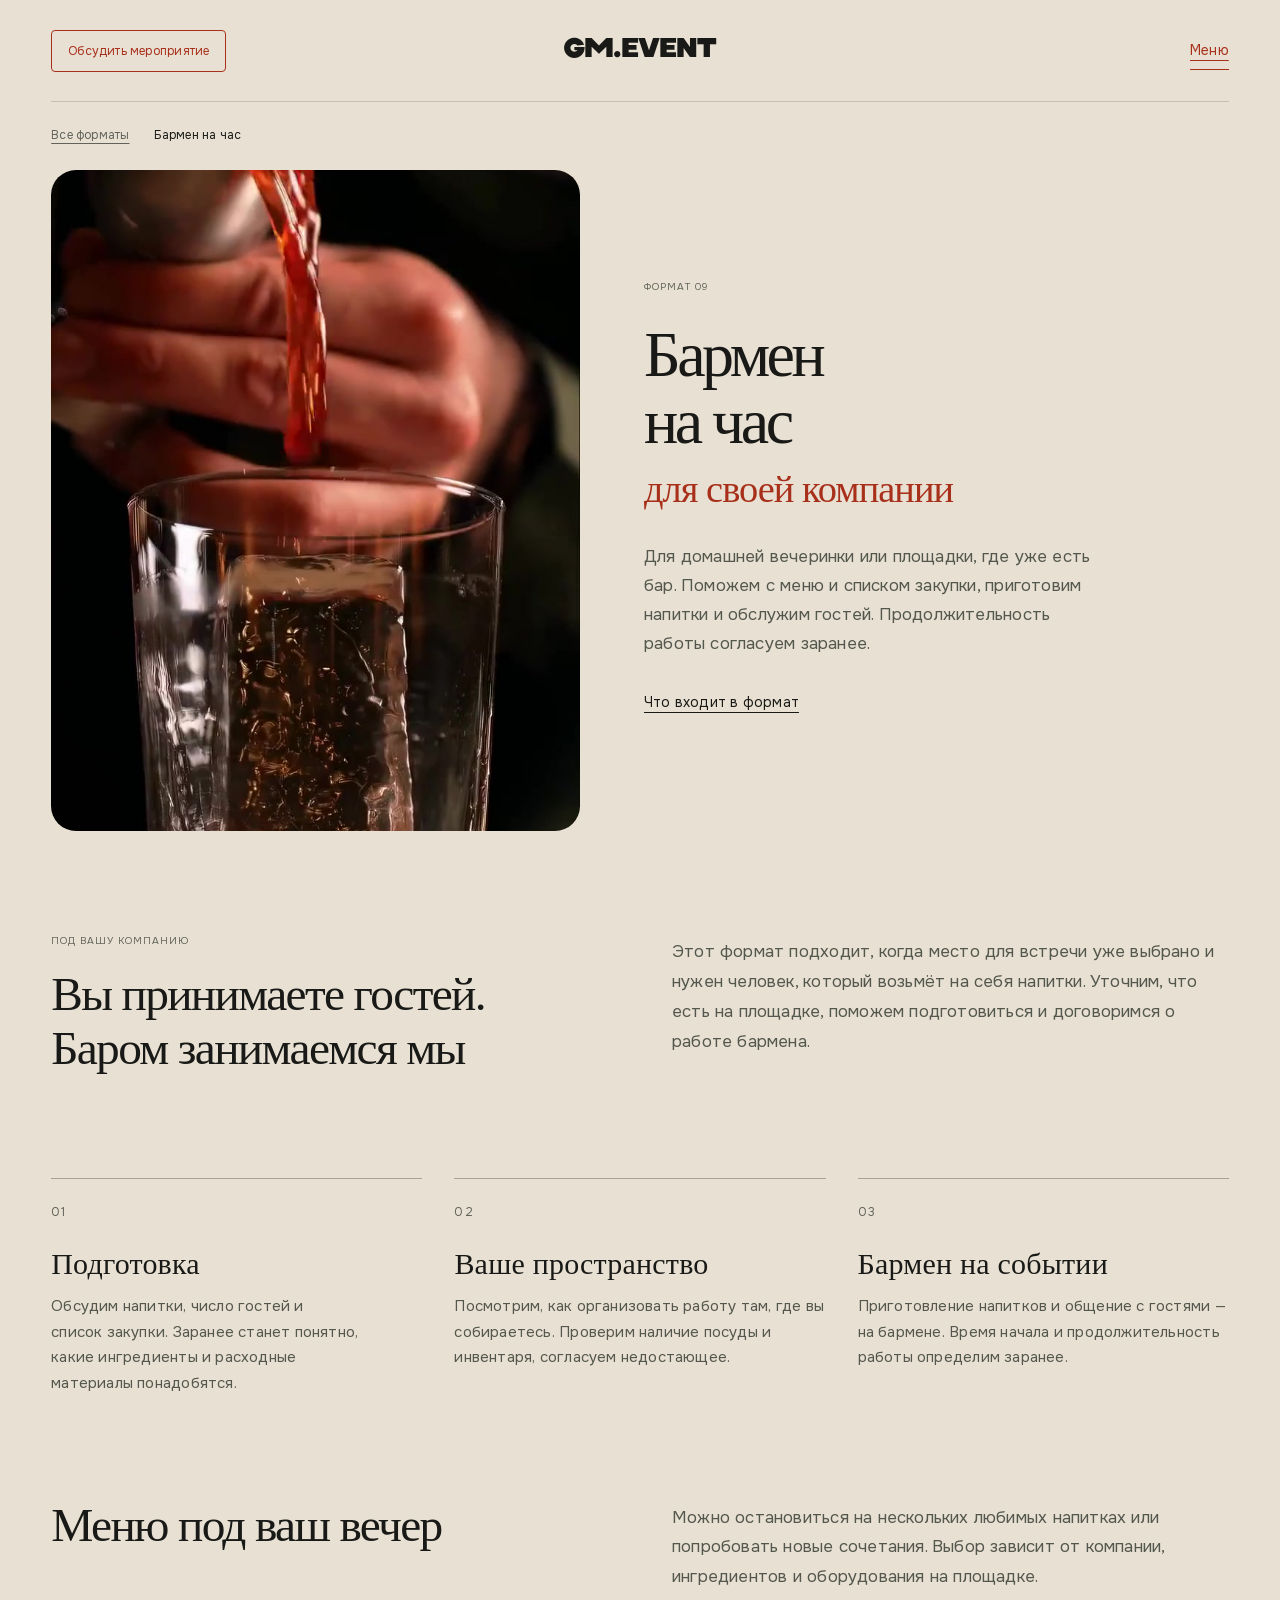
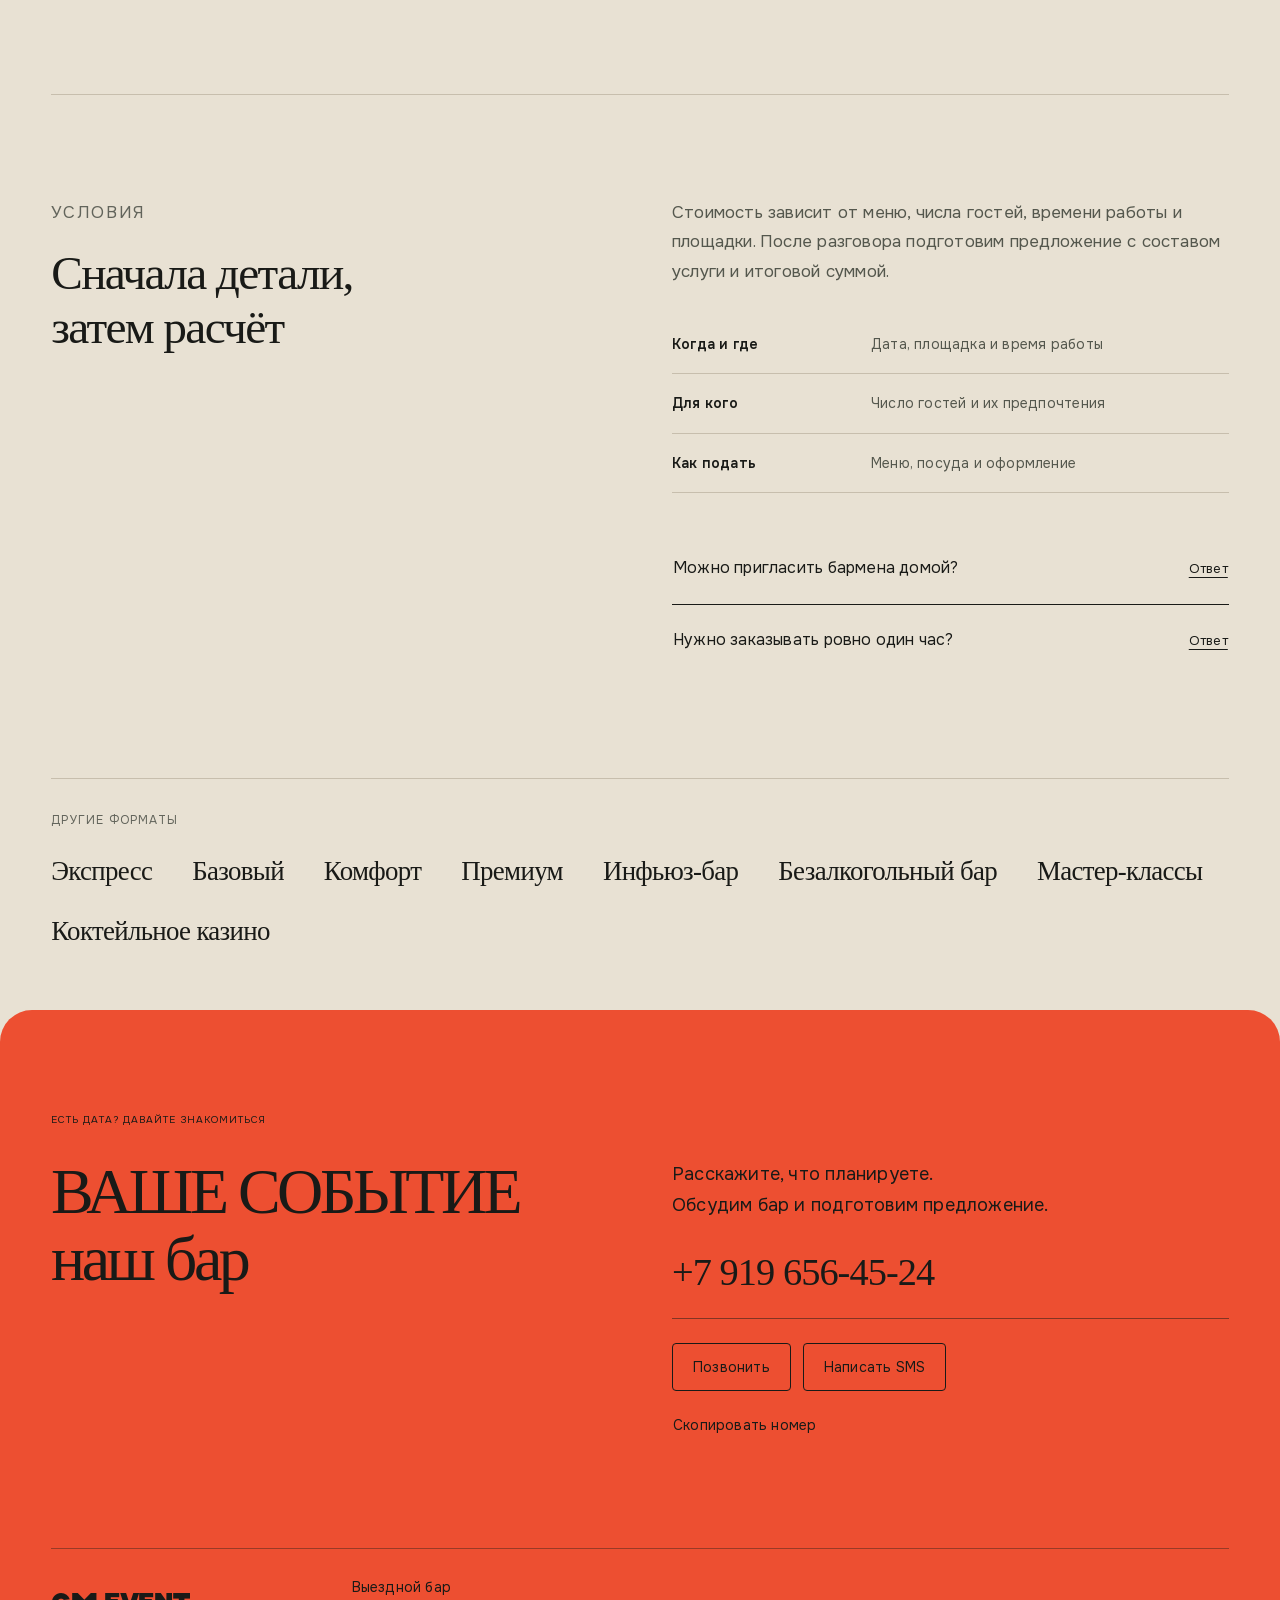
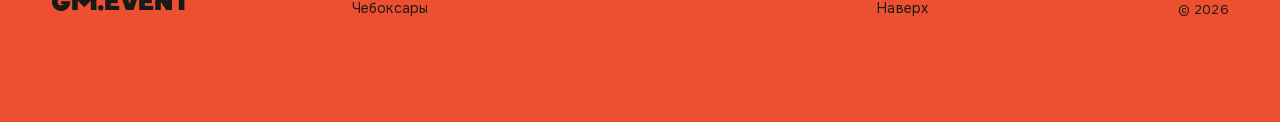
<file: bartender/index.html>
<!doctype html><html lang="ru"><head><meta charset="utf-8"><meta name="viewport" content="width=device-width,initial-scale=1"><meta name="robots" content="noindex,nofollow"><title>Бармен на час — GM.EVENT</title><meta name="description" content="Для домашней вечеринки или площадки, где уже есть бар. Поможем с меню и списком закупки, приготовим напитки и обслужим гостей. Продолжительность работы согласуем заранее."><link rel="icon" href="[data-uri]"><link rel="stylesheet" href="../bar-style-3c5023ee49a8.css"></head><body style="--font-body:Onest;--font-logo:RAYDIS;--font-script:Cormorant Garamond"><div id="root" data-page="bartender"><link rel="preload" as="image" href="../asset-hero-video-poster-0232e0870b.jpg"/><main class="bar-site product-page" id="top"><a class="skip-link" href="../bartender/#product-details">К описанию формата</a><header class="header wrap"><a class="action-button header-cta" href="../bartender/#contact"><span>Обсудить мероприятие</span></a><a href="../#home" class="monogram" aria-label="GM.EVENT — на главную">GM.EVENT</a><button type="button" class="menu-toggle" aria-haspopup="dialog" aria-expanded="false" aria-controls="site-menu">Меню</button></header><dialog id="site-menu" class="site-menu" aria-labelledby="site-menu-title"><div class="menu-layout wrap"><div class="menu-top"><a href="../#home" class="monogram" aria-label="GM.EVENT — на главную">GM.EVENT</a><button type="button" class="menu-close">Закрыть меню</button></div><nav class="menu-products" aria-labelledby="site-menu-title"><p class="eyebrow" id="site-menu-title">ВЫБЕРИТЕ ФОРМАТ</p><a href="../express/"><span class="menu-product-name">Экспресс</span></a><a href="../basic/"><span class="menu-product-name">Базовый</span></a><a href="../comfort/"><span class="menu-product-name">Комфорт</span></a><a href="../premium/"><span class="menu-product-name">Премиум</span></a><a href="../infuse-bar/"><span class="menu-product-name">Инфьюз-бар</span></a><a href="../alcohol-free-bar/"><span class="menu-product-name">Безалкогольный бар</span></a><a href="../masterclasses/"><span class="menu-product-name">Мастер-классы</span></a><a href="../cocktail-casino/"><span class="menu-product-name">Коктейльное казино</span></a><a href="../bartender/" aria-current="page"><span class="menu-product-name">Бармен на час</span></a></nav><nav class="menu-secondary" aria-label="Разделы сайта"><a href="../#presentation">Подача</a><a href="../#team">Команда</a><a href="../bartender/#contact">Контакты</a></nav></div></dialog><div class="wrap"><nav class="product-breadcrumbs" aria-label="Путь к странице"><a href="../#formats">Все форматы</a><span aria-current="page">Бармен на час</span></nav><section class="product-hero" aria-labelledby="product-title"><figure class="product-photo"><img src="../asset-hero-video-poster-0232e0870b.jpg" alt="Руки бармена во время приготовления напитка" width="1122" height="1402" loading="eager"/></figure><div class="product-intro"><p class="eyebrow">ФОРМАТ <!-- -->09</p><h1 id="product-title"><span>Бармен</span><span> <!-- -->на час</span></h1><p class="product-accent">для своей компании</p><p class="product-description">Для домашней вечеринки или площадки, где уже есть бар. Поможем с меню и списком закупки, приготовим напитки и обслужим гостей. Продолжительность работы согласуем заранее.</p><a href="../bartender/#product-details" class="product-detail-link">Что входит в формат</a></div></section><section class="product-overview section" id="product-details" aria-labelledby="product-overview-title"><div><p class="eyebrow">ПОД ВАШУ КОМПАНИЮ</p><h2 id="product-overview-title">Вы принимаете гостей. Баром занимаемся мы</h2></div><p>Этот формат подходит, когда место для встречи уже выбрано и нужен человек, который возьмёт на себя напитки. Уточним, что есть на площадке, поможем подготовиться и договоримся о работе бармена.</p></section><section class="product-offer" aria-label="Что обсудим и подготовим"><article><span class="eyebrow">0<!-- -->1</span><h3>Подготовка</h3><p>Обсудим напитки, число гостей и список закупки. Заранее станет понятно, какие ингредиенты и расходные материалы понадобятся.</p></article><article><span class="eyebrow">0<!-- -->2</span><h3>Ваше пространство</h3><p>Посмотрим, как организовать работу там, где вы собираетесь. Проверим наличие посуды и инвентаря, согласуем недостающее.</p></article><article><span class="eyebrow">0<!-- -->3</span><h3>Бармен на событии</h3><p>Приготовление напитков и общение с гостями — на бармене. Время начала и продолжительность работы определим заранее.</p></article></section><section class="product-presentation section" aria-labelledby="product-presentation-title"><div class="product-overview"><h2 id="product-presentation-title">Меню под ваш вечер</h2><p>Можно остановиться на нескольких любимых напитках или попробовать новые сочетания. Выбор зависит от компании, ингредиентов и оборудования на площадке.</p></div></section><section class="product-cost section" aria-labelledby="product-cost-title"><div><p class="eyebrow">УСЛОВИЯ</p><h2 id="product-cost-title">Сначала детали,<br/>затем расчёт</h2></div><div><p>Стоимость зависит от меню, числа гостей, времени работы и площадки. После разговора подготовим предложение с составом услуги и итоговой суммой.</p><dl class="product-brief"><div><dt>Когда и где</dt><dd>Дата, площадка и время работы</dd></div><div><dt>Для кого</dt><dd>Число гостей и их предпочтения</dd></div><div><dt>Как подать</dt><dd>Меню, посуда и оформление</dd></div></dl><div data-orientation="vertical" data-slot="accordion" class="flex w-full flex-col faq"><div data-orientation="vertical" data-hidden="" data-index="-1" data-closed="" data-slot="accordion-item" class="not-last:border-b"><h3 data-orientation="vertical" data-hidden="" data-index="-1" data-closed="" class="flex"><button type="button" data-value="" data-orientation="vertical" data-hidden="" data-index="-1" tabindex="0" aria-disabled="false" aria-expanded="false" id="base-ui-_R_1tjH2_" data-slot="accordion-trigger" class="focus-visible:ring-ring/50 focus-visible:border-ring focus-visible:after:border-ring **:data-[slot=accordion-trigger-icon]:text-muted-foreground rounded-lg py-2.5 text-left text-sm font-medium hover:underline focus-visible:ring-3 **:data-[slot=accordion-trigger-icon]:ml-auto **:data-[slot=accordion-trigger-icon]:size-4 group/accordion-trigger relative flex flex-1 items-start justify-between border border-transparent transition-all outline-none aria-disabled:pointer-events-none aria-disabled:opacity-50 faq-trigger">Можно пригласить бармена домой?<span class="accordion-state" aria-hidden="true"><span class="when-closed">Ответ</span><span class="when-open">Скрыть</span></span></button></h3></div><div data-orientation="vertical" data-hidden="" data-index="-1" data-closed="" data-slot="accordion-item" class="not-last:border-b"><h3 data-orientation="vertical" data-hidden="" data-index="-1" data-closed="" class="flex"><button type="button" data-value="" data-orientation="vertical" data-hidden="" data-index="-1" tabindex="0" aria-disabled="false" aria-expanded="false" id="base-ui-_R_2tjH2_" data-slot="accordion-trigger" class="focus-visible:ring-ring/50 focus-visible:border-ring focus-visible:after:border-ring **:data-[slot=accordion-trigger-icon]:text-muted-foreground rounded-lg py-2.5 text-left text-sm font-medium hover:underline focus-visible:ring-3 **:data-[slot=accordion-trigger-icon]:ml-auto **:data-[slot=accordion-trigger-icon]:size-4 group/accordion-trigger relative flex flex-1 items-start justify-between border border-transparent transition-all outline-none aria-disabled:pointer-events-none aria-disabled:opacity-50 faq-trigger">Нужно заказывать ровно один час?<span class="accordion-state" aria-hidden="true"><span class="when-closed">Ответ</span><span class="when-open">Скрыть</span></span></button></h3></div></div></div></section><nav class="other-formats" aria-label="Другие форматы"><p class="eyebrow">ДРУГИЕ ФОРМАТЫ</p><div><a href="../express/">Экспресс</a><a href="../basic/">Базовый</a><a href="../comfort/">Комфорт</a><a href="../premium/">Премиум</a><a href="../infuse-bar/">Инфьюз-бар</a><a href="../alcohol-free-bar/">Безалкогольный бар</a><a href="../masterclasses/">Мастер-классы</a><a href="../cocktail-casino/">Коктейльное казино</a></div></nav></div><footer class="contact" id="contact"><div class="wrap section"><p class="eyebrow">ЕСТЬ ДАТА? ДАВАЙТЕ ЗНАКОМИТЬСЯ</p><div class="contact-grid"><div class="contact-title"><h2 class="paired-heading"><span class="heading-line">ВАШЕ СОБЫТИЕ</span><span class="section-script">наш бар</span></h2></div><div class="contact-info"><p>Расскажите, что планируете.<br/>Обсудим бар и подготовим предложение.</p><a class="phone-link" href="tel:+79196564524">+7 919 656-45-24</a><div class="contact-actions"><a class="action-button contact-button" href="tel:+79196564524">Позвонить</a><a class="action-button contact-button outline-button" href="sms:+79196564524?body=%D0%97%D0%B4%D1%80%D0%B0%D0%B2%D1%81%D1%82%D0%B2%D1%83%D0%B9%D1%82%D0%B5!%20%D0%98%D0%BD%D1%82%D0%B5%D1%80%D0%B5%D1%81%D1%83%D0%B5%D1%82%20%D1%83%D1%81%D0%BB%D1%83%D0%B3%D0%B0%20%C2%AB%D0%91%D0%B0%D1%80%D0%BC%D0%B5%D0%BD%20%D0%BD%D0%B0%20%D1%87%D0%B0%D1%81%C2%BB.%20%D0%94%D0%B0%D1%82%D0%B0%3A%20.%20%D0%93%D0%BE%D1%81%D1%82%D0%B5%D0%B9%3A%20.%20%D0%9F%D0%BB%D0%BE%D1%89%D0%B0%D0%B4%D0%BA%D0%B0%3A%20.">Написать SMS</a></div><button type="button" tabindex="0" data-slot="button" class="group/button inline-flex shrink-0 items-center justify-center rounded-lg border border-transparent bg-clip-padding text-sm font-medium whitespace-nowrap transition-all outline-none select-none focus-visible:border-ring focus-visible:ring-3 focus-visible:ring-ring/50 active:not-aria-[haspopup]:translate-y-px disabled:pointer-events-none disabled:opacity-50 aria-invalid:border-destructive aria-invalid:ring-3 aria-invalid:ring-destructive/20 dark:aria-invalid:border-destructive/50 dark:aria-invalid:ring-destructive/40 [&amp;_svg]:pointer-events-none [&amp;_svg]:shrink-0 [&amp;_svg:not([class*=&#x27;size-&#x27;])]:size-4 hover:bg-muted hover:text-foreground aria-expanded:bg-muted aria-expanded:text-foreground dark:hover:bg-muted/50 h-8 gap-1.5 px-2.5 has-data-[icon=inline-end]:pr-2 has-data-[icon=inline-start]:pl-2 copy-phone">Скопировать номер</button><output class="copy-status" aria-live="polite"></output></div></div><div class="footer-bottom"><a href="../#home" class="brand" aria-label="GM.EVENT — на главную">GM.EVENT</a><p>Выездной бар<br/>Чебоксары</p><a href="../bartender/#top">Наверх</a><span>© 2026</span></div></div></footer></main></div><script defer src="../bar-app-e9ab03e9aeef.js"></script></body></html>
</file>
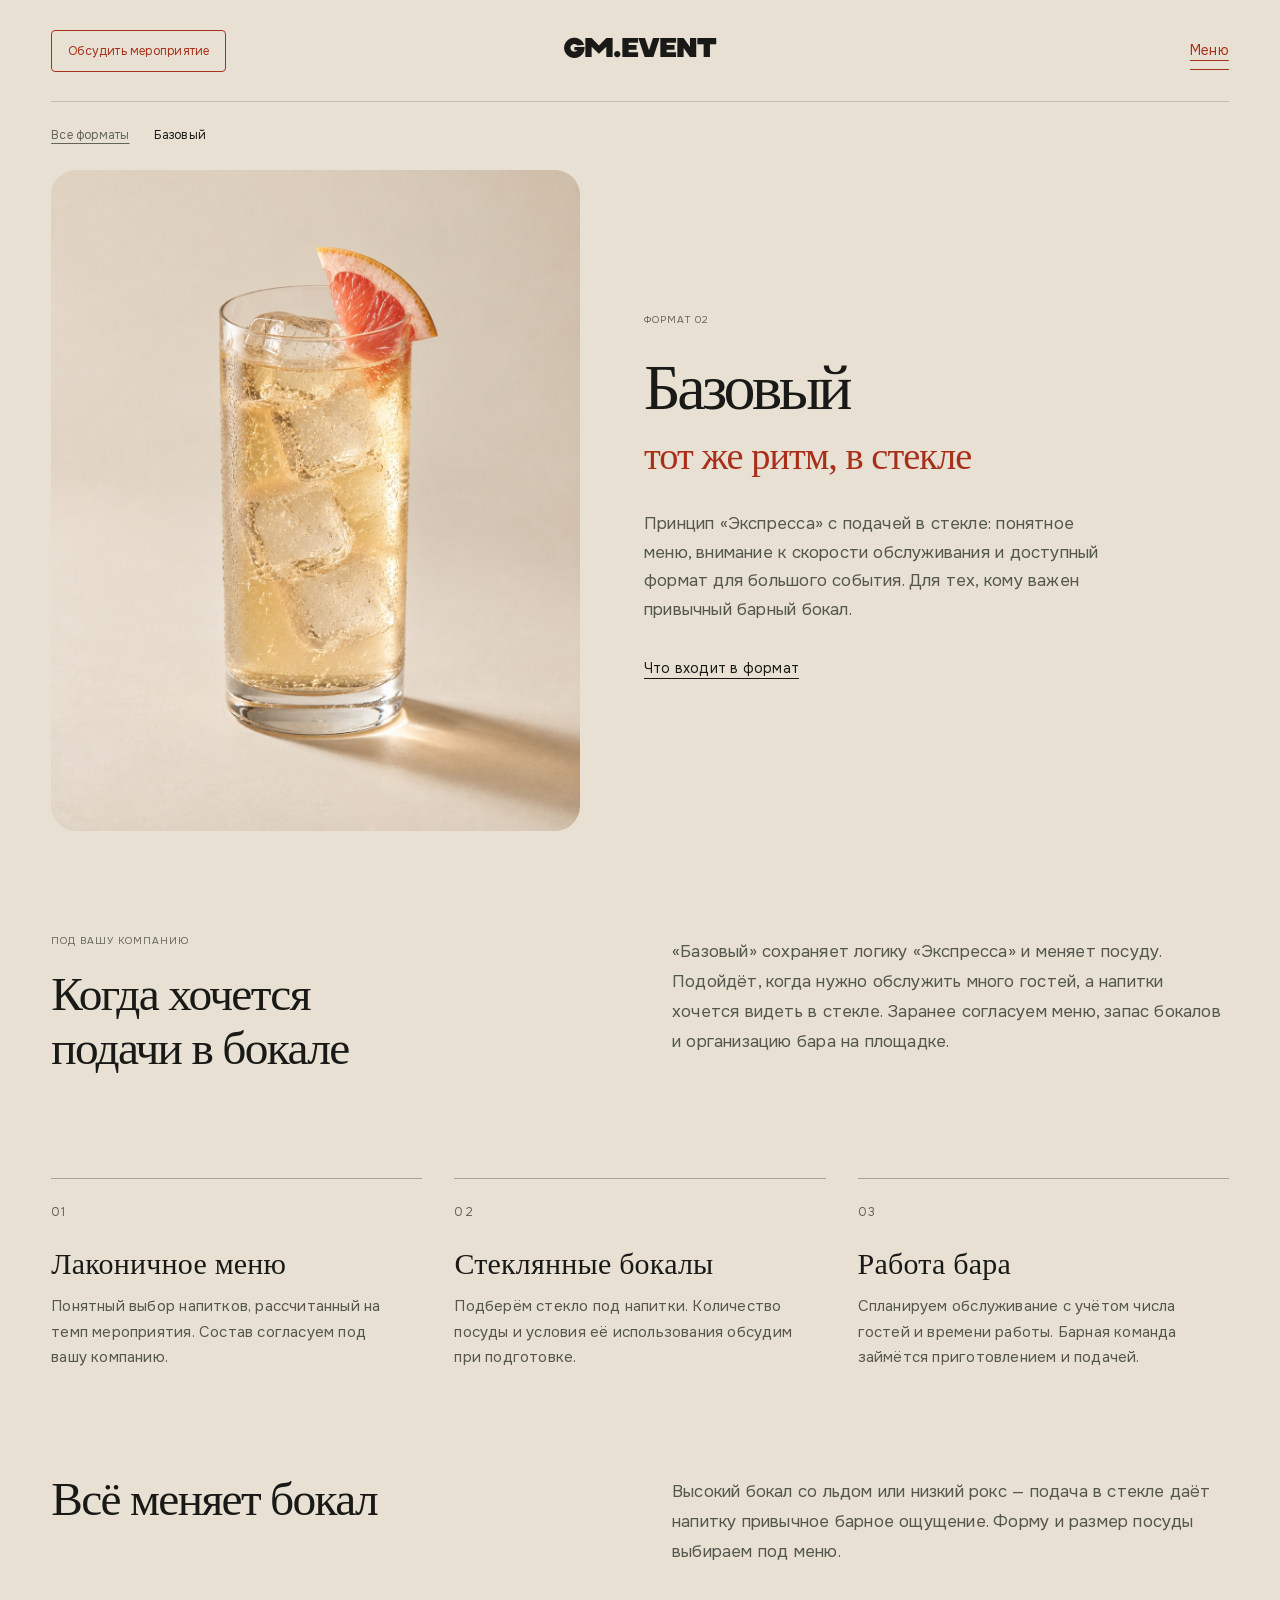
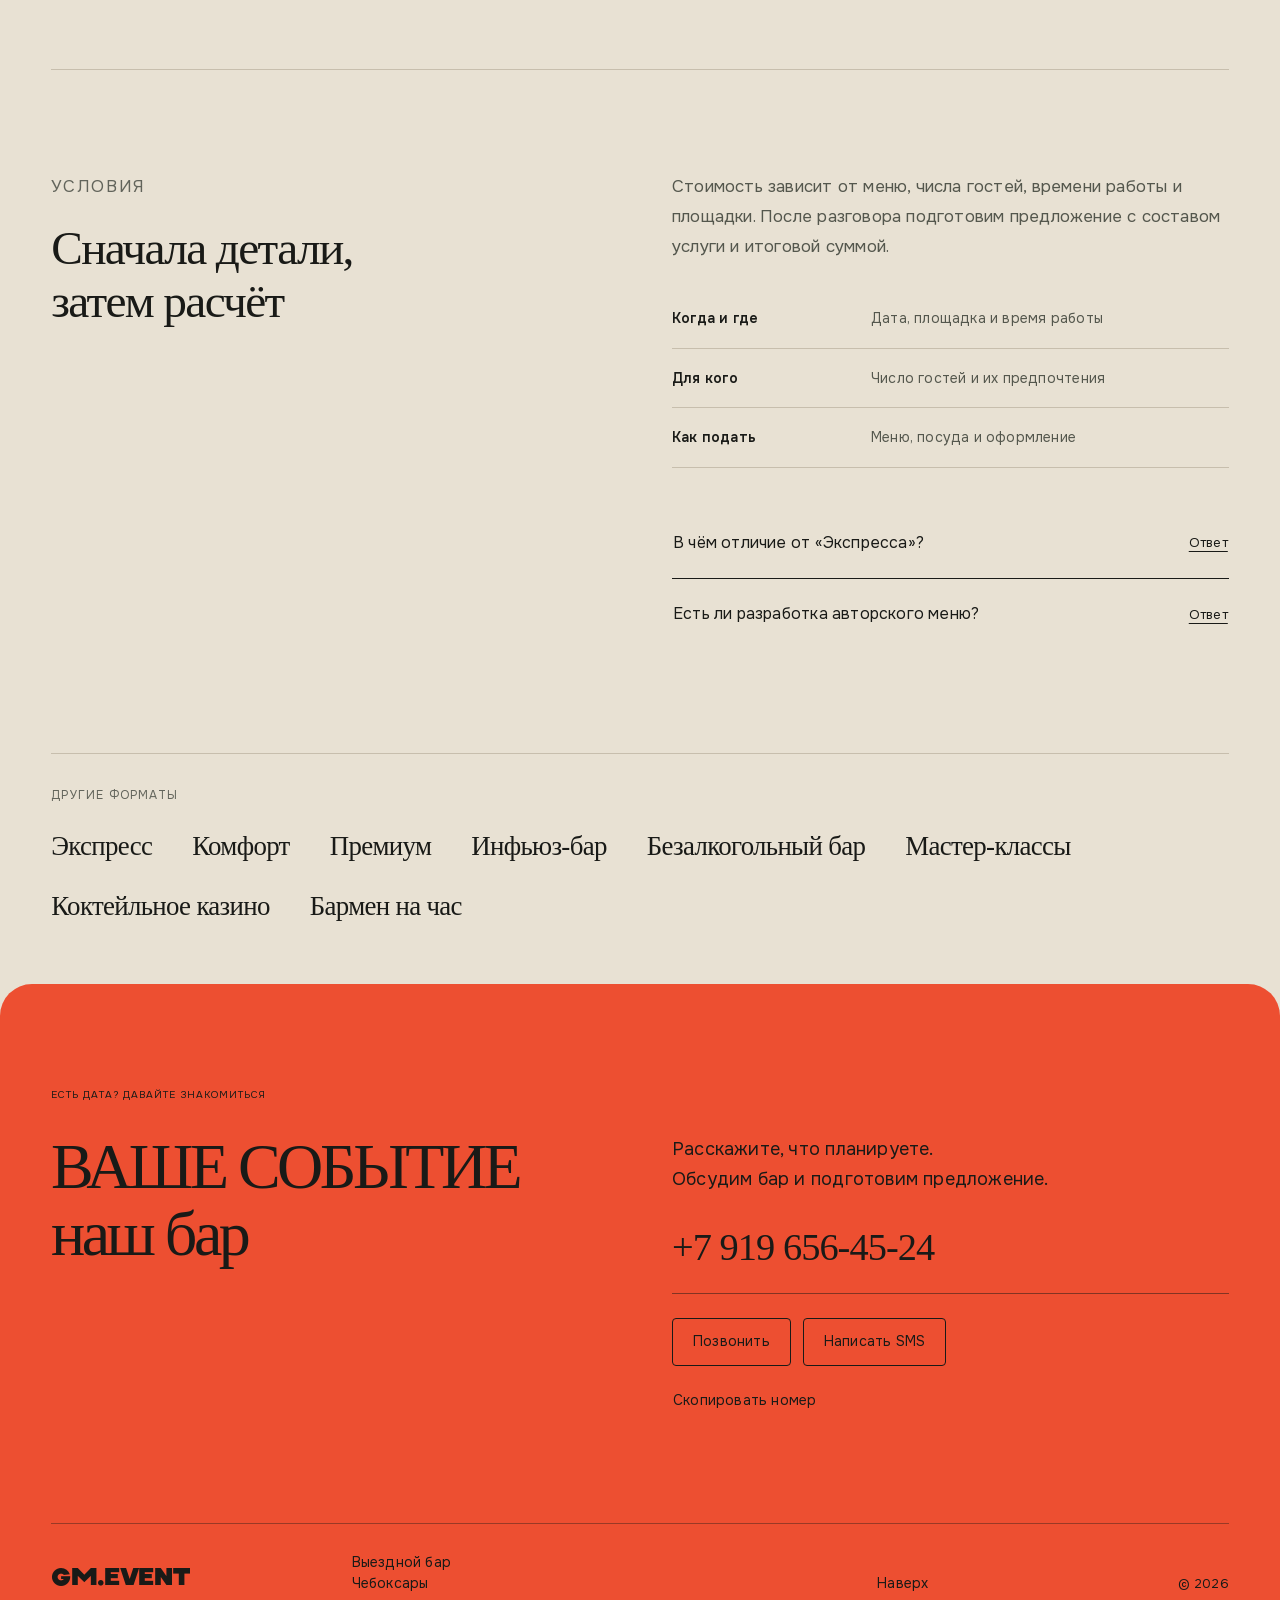
<file: basic/index.html>
<!doctype html><html lang="ru"><head><meta charset="utf-8"><meta name="viewport" content="width=device-width,initial-scale=1"><meta name="robots" content="noindex,nofollow"><title>Базовый — GM.EVENT</title><meta name="description" content="Принцип «Экспресса» с подачей в стекле: понятное меню, внимание к скорости обслуживания и доступный формат для большого события. Для тех, кому важен привычный барный бокал."><link rel="icon" href="[data-uri]"><link rel="stylesheet" href="../bar-style-3c5023ee49a8.css"></head><body style="--font-body:Onest;--font-logo:RAYDIS;--font-script:Cormorant Garamond"><div id="root" data-page="basic"><link rel="preload" as="image" href="../asset-highball-v1-2c696b7634.jpg"/><main class="bar-site product-page" id="top"><a class="skip-link" href="../basic/#product-details">К описанию формата</a><header class="header wrap"><a class="action-button header-cta" href="../basic/#contact"><span>Обсудить мероприятие</span></a><a href="../#home" class="monogram" aria-label="GM.EVENT — на главную">GM.EVENT</a><button type="button" class="menu-toggle" aria-haspopup="dialog" aria-expanded="false" aria-controls="site-menu">Меню</button></header><dialog id="site-menu" class="site-menu" aria-labelledby="site-menu-title"><div class="menu-layout wrap"><div class="menu-top"><a href="../#home" class="monogram" aria-label="GM.EVENT — на главную">GM.EVENT</a><button type="button" class="menu-close">Закрыть меню</button></div><nav class="menu-products" aria-labelledby="site-menu-title"><p class="eyebrow" id="site-menu-title">ВЫБЕРИТЕ ФОРМАТ</p><a href="../express/"><span class="menu-product-name">Экспресс</span></a><a href="../basic/" aria-current="page"><span class="menu-product-name">Базовый</span></a><a href="../comfort/"><span class="menu-product-name">Комфорт</span></a><a href="../premium/"><span class="menu-product-name">Премиум</span></a><a href="../infuse-bar/"><span class="menu-product-name">Инфьюз-бар</span></a><a href="../alcohol-free-bar/"><span class="menu-product-name">Безалкогольный бар</span></a><a href="../masterclasses/"><span class="menu-product-name">Мастер-классы</span></a><a href="../cocktail-casino/"><span class="menu-product-name">Коктейльное казино</span></a><a href="../bartender/"><span class="menu-product-name">Бармен на час</span></a></nav><nav class="menu-secondary" aria-label="Разделы сайта"><a href="../#presentation">Подача</a><a href="../#team">Команда</a><a href="../basic/#contact">Контакты</a></nav></div></dialog><div class="wrap"><nav class="product-breadcrumbs" aria-label="Путь к странице"><a href="../#formats">Все форматы</a><span aria-current="page">Базовый</span></nav><section class="product-hero" aria-labelledby="product-title"><figure class="product-photo"><img src="../asset-highball-v1-2c696b7634.jpg" alt="Золотистый напиток со льдом и грейпфрутом в высоком стеклянном бокале" width="1122" height="1402" loading="eager"/></figure><div class="product-intro"><p class="eyebrow">ФОРМАТ <!-- -->02</p><h1 id="product-title"><span>Базовый</span></h1><p class="product-accent">тот же ритм, в стекле</p><p class="product-description">Принцип «Экспресса» с подачей в стекле: понятное меню, внимание к скорости обслуживания и доступный формат для большого события. Для тех, кому важен привычный барный бокал.</p><a href="../basic/#product-details" class="product-detail-link">Что входит в формат</a></div></section><section class="product-overview section" id="product-details" aria-labelledby="product-overview-title"><div><p class="eyebrow">ПОД ВАШУ КОМПАНИЮ</p><h2 id="product-overview-title">Когда хочется подачи в бокале</h2></div><p>«Базовый» сохраняет логику «Экспресса» и меняет посуду. Подойдёт, когда нужно обслужить много гостей, а напитки хочется видеть в стекле. Заранее согласуем меню, запас бокалов и организацию бара на площадке.</p></section><section class="product-offer" aria-label="Что обсудим и подготовим"><article><span class="eyebrow">0<!-- -->1</span><h3>Лаконичное меню</h3><p>Понятный выбор напитков, рассчитанный на темп мероприятия. Состав согласуем под вашу компанию.</p></article><article><span class="eyebrow">0<!-- -->2</span><h3>Стеклянные бокалы</h3><p>Подберём стекло под напитки. Количество посуды и условия её использования обсудим при подготовке.</p></article><article><span class="eyebrow">0<!-- -->3</span><h3>Работа бара</h3><p>Спланируем обслуживание с учётом числа гостей и времени работы. Барная команда займётся приготовлением и подачей.</p></article></section><section class="product-presentation section" aria-labelledby="product-presentation-title"><div class="product-overview"><h2 id="product-presentation-title">Всё меняет бокал</h2><p>Высокий бокал со льдом или низкий рокс — подача в стекле даёт напитку привычное барное ощущение. Форму и размер посуды выбираем под меню.</p></div></section><section class="product-cost section" aria-labelledby="product-cost-title"><div><p class="eyebrow">УСЛОВИЯ</p><h2 id="product-cost-title">Сначала детали,<br/>затем расчёт</h2></div><div><p>Стоимость зависит от меню, числа гостей, времени работы и площадки. После разговора подготовим предложение с составом услуги и итоговой суммой.</p><dl class="product-brief"><div><dt>Когда и где</dt><dd>Дата, площадка и время работы</dd></div><div><dt>Для кого</dt><dd>Число гостей и их предпочтения</dd></div><div><dt>Как подать</dt><dd>Меню, посуда и оформление</dd></div></dl><div data-orientation="vertical" data-slot="accordion" class="flex w-full flex-col faq"><div data-orientation="vertical" data-hidden="" data-index="-1" data-closed="" data-slot="accordion-item" class="not-last:border-b"><h3 data-orientation="vertical" data-hidden="" data-index="-1" data-closed="" class="flex"><button type="button" data-value="" data-orientation="vertical" data-hidden="" data-index="-1" tabindex="0" aria-disabled="false" aria-expanded="false" id="base-ui-_R_1tjH2_" data-slot="accordion-trigger" class="focus-visible:ring-ring/50 focus-visible:border-ring focus-visible:after:border-ring **:data-[slot=accordion-trigger-icon]:text-muted-foreground rounded-lg py-2.5 text-left text-sm font-medium hover:underline focus-visible:ring-3 **:data-[slot=accordion-trigger-icon]:ml-auto **:data-[slot=accordion-trigger-icon]:size-4 group/accordion-trigger relative flex flex-1 items-start justify-between border border-transparent transition-all outline-none aria-disabled:pointer-events-none aria-disabled:opacity-50 faq-trigger">В чём отличие от «Экспресса»?<span class="accordion-state" aria-hidden="true"><span class="when-closed">Ответ</span><span class="when-open">Скрыть</span></span></button></h3></div><div data-orientation="vertical" data-hidden="" data-index="-1" data-closed="" data-slot="accordion-item" class="not-last:border-b"><h3 data-orientation="vertical" data-hidden="" data-index="-1" data-closed="" class="flex"><button type="button" data-value="" data-orientation="vertical" data-hidden="" data-index="-1" tabindex="0" aria-disabled="false" aria-expanded="false" id="base-ui-_R_2tjH2_" data-slot="accordion-trigger" class="focus-visible:ring-ring/50 focus-visible:border-ring focus-visible:after:border-ring **:data-[slot=accordion-trigger-icon]:text-muted-foreground rounded-lg py-2.5 text-left text-sm font-medium hover:underline focus-visible:ring-3 **:data-[slot=accordion-trigger-icon]:ml-auto **:data-[slot=accordion-trigger-icon]:size-4 group/accordion-trigger relative flex flex-1 items-start justify-between border border-transparent transition-all outline-none aria-disabled:pointer-events-none aria-disabled:opacity-50 faq-trigger">Есть ли разработка авторского меню?<span class="accordion-state" aria-hidden="true"><span class="when-closed">Ответ</span><span class="when-open">Скрыть</span></span></button></h3></div></div></div></section><nav class="other-formats" aria-label="Другие форматы"><p class="eyebrow">ДРУГИЕ ФОРМАТЫ</p><div><a href="../express/">Экспресс</a><a href="../comfort/">Комфорт</a><a href="../premium/">Премиум</a><a href="../infuse-bar/">Инфьюз-бар</a><a href="../alcohol-free-bar/">Безалкогольный бар</a><a href="../masterclasses/">Мастер-классы</a><a href="../cocktail-casino/">Коктейльное казино</a><a href="../bartender/">Бармен на час</a></div></nav></div><footer class="contact" id="contact"><div class="wrap section"><p class="eyebrow">ЕСТЬ ДАТА? ДАВАЙТЕ ЗНАКОМИТЬСЯ</p><div class="contact-grid"><div class="contact-title"><h2 class="paired-heading"><span class="heading-line">ВАШЕ СОБЫТИЕ</span><span class="section-script">наш бар</span></h2></div><div class="contact-info"><p>Расскажите, что планируете.<br/>Обсудим бар и подготовим предложение.</p><a class="phone-link" href="tel:+79196564524">+7 919 656-45-24</a><div class="contact-actions"><a class="action-button contact-button" href="tel:+79196564524">Позвонить</a><a class="action-button contact-button outline-button" href="sms:+79196564524?body=%D0%97%D0%B4%D1%80%D0%B0%D0%B2%D1%81%D1%82%D0%B2%D1%83%D0%B9%D1%82%D0%B5!%20%D0%A5%D0%BE%D1%82%D0%B8%D0%BC%20%D0%BE%D0%B1%D1%81%D1%83%D0%B4%D0%B8%D1%82%D1%8C%20%D1%84%D0%BE%D1%80%D0%BC%D0%B0%D1%82%20%C2%AB%D0%91%D0%B0%D0%B7%D0%BE%D0%B2%D1%8B%D0%B9%C2%BB.%20%D0%94%D0%B0%D1%82%D0%B0%3A%20.%20%D0%93%D0%BE%D1%81%D1%82%D0%B5%D0%B9%3A%20.%20%D0%9F%D0%BB%D0%BE%D1%89%D0%B0%D0%B4%D0%BA%D0%B0%3A%20.">Написать SMS</a></div><button type="button" tabindex="0" data-slot="button" class="group/button inline-flex shrink-0 items-center justify-center rounded-lg border border-transparent bg-clip-padding text-sm font-medium whitespace-nowrap transition-all outline-none select-none focus-visible:border-ring focus-visible:ring-3 focus-visible:ring-ring/50 active:not-aria-[haspopup]:translate-y-px disabled:pointer-events-none disabled:opacity-50 aria-invalid:border-destructive aria-invalid:ring-3 aria-invalid:ring-destructive/20 dark:aria-invalid:border-destructive/50 dark:aria-invalid:ring-destructive/40 [&amp;_svg]:pointer-events-none [&amp;_svg]:shrink-0 [&amp;_svg:not([class*=&#x27;size-&#x27;])]:size-4 hover:bg-muted hover:text-foreground aria-expanded:bg-muted aria-expanded:text-foreground dark:hover:bg-muted/50 h-8 gap-1.5 px-2.5 has-data-[icon=inline-end]:pr-2 has-data-[icon=inline-start]:pl-2 copy-phone">Скопировать номер</button><output class="copy-status" aria-live="polite"></output></div></div><div class="footer-bottom"><a href="../#home" class="brand" aria-label="GM.EVENT — на главную">GM.EVENT</a><p>Выездной бар<br/>Чебоксары</p><a href="../basic/#top">Наверх</a><span>© 2026</span></div></div></footer></main></div><script defer src="../bar-app-e9ab03e9aeef.js"></script></body></html>
</file>
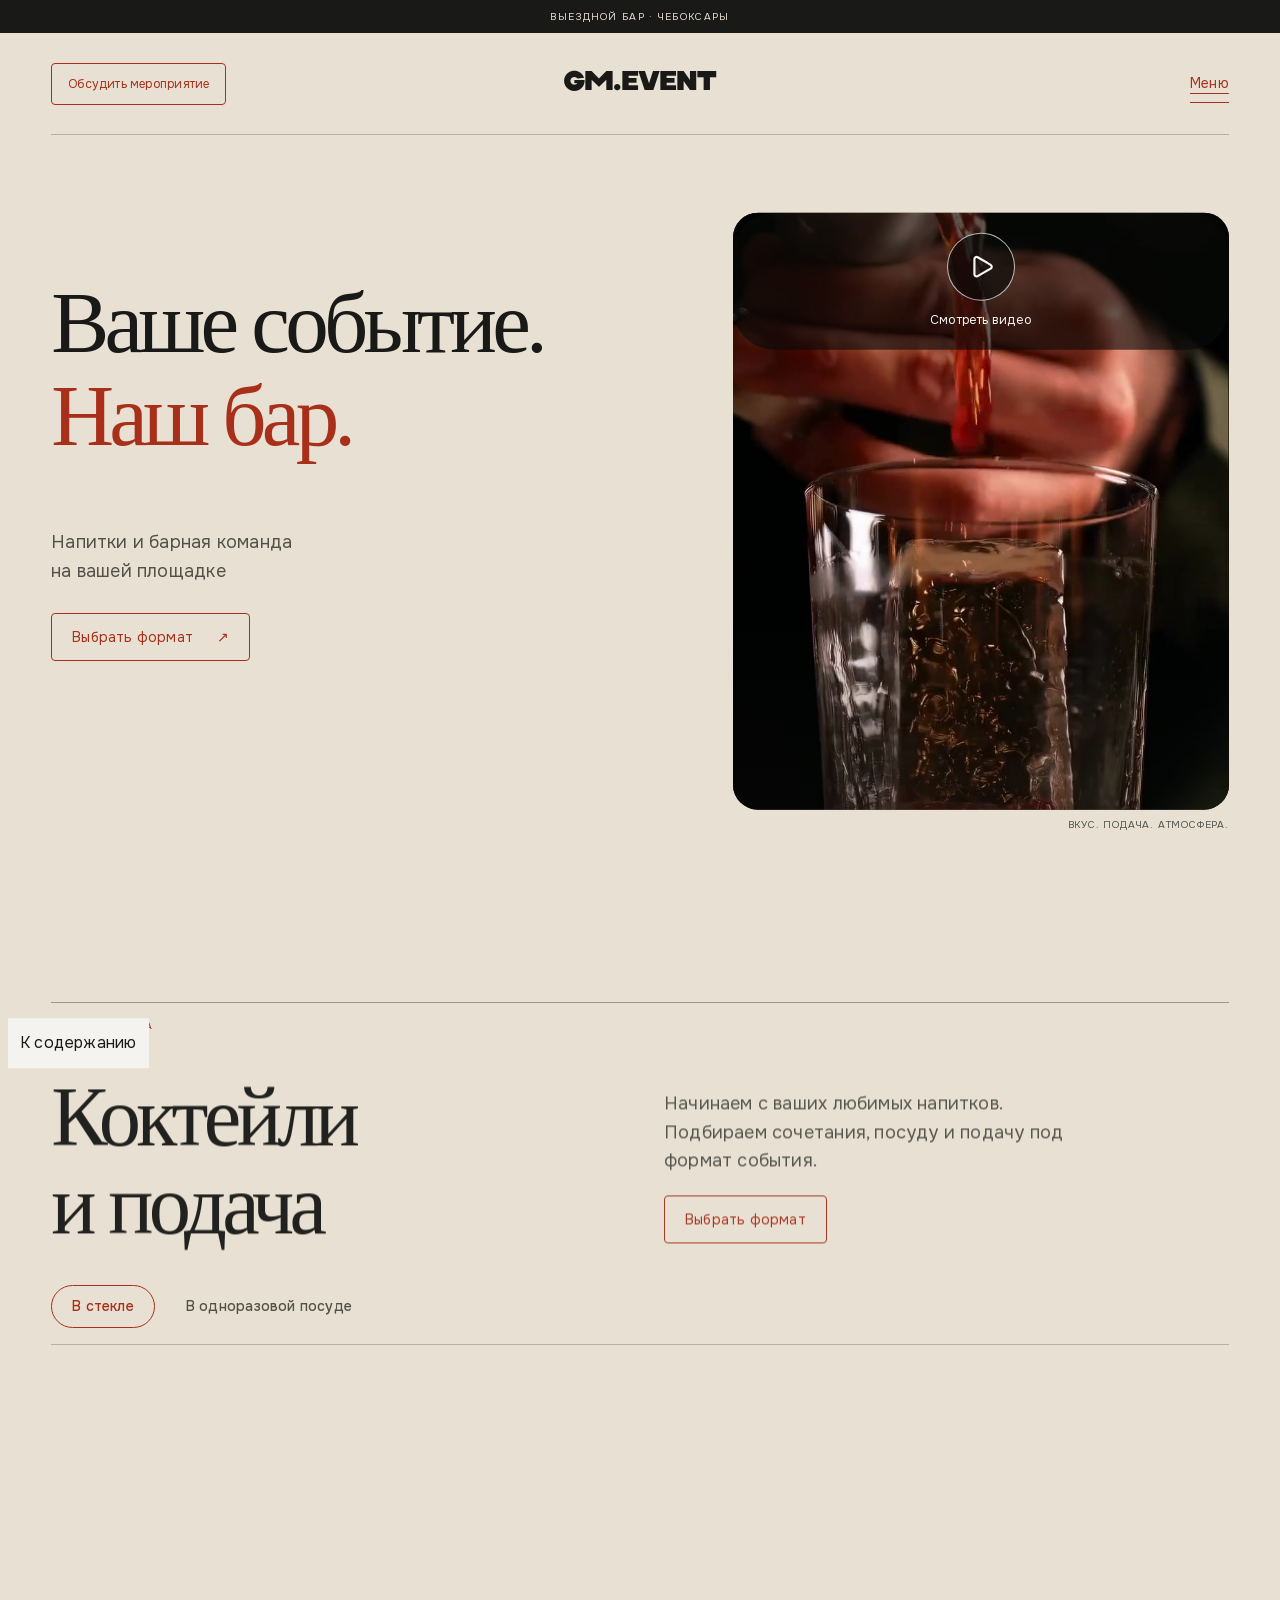
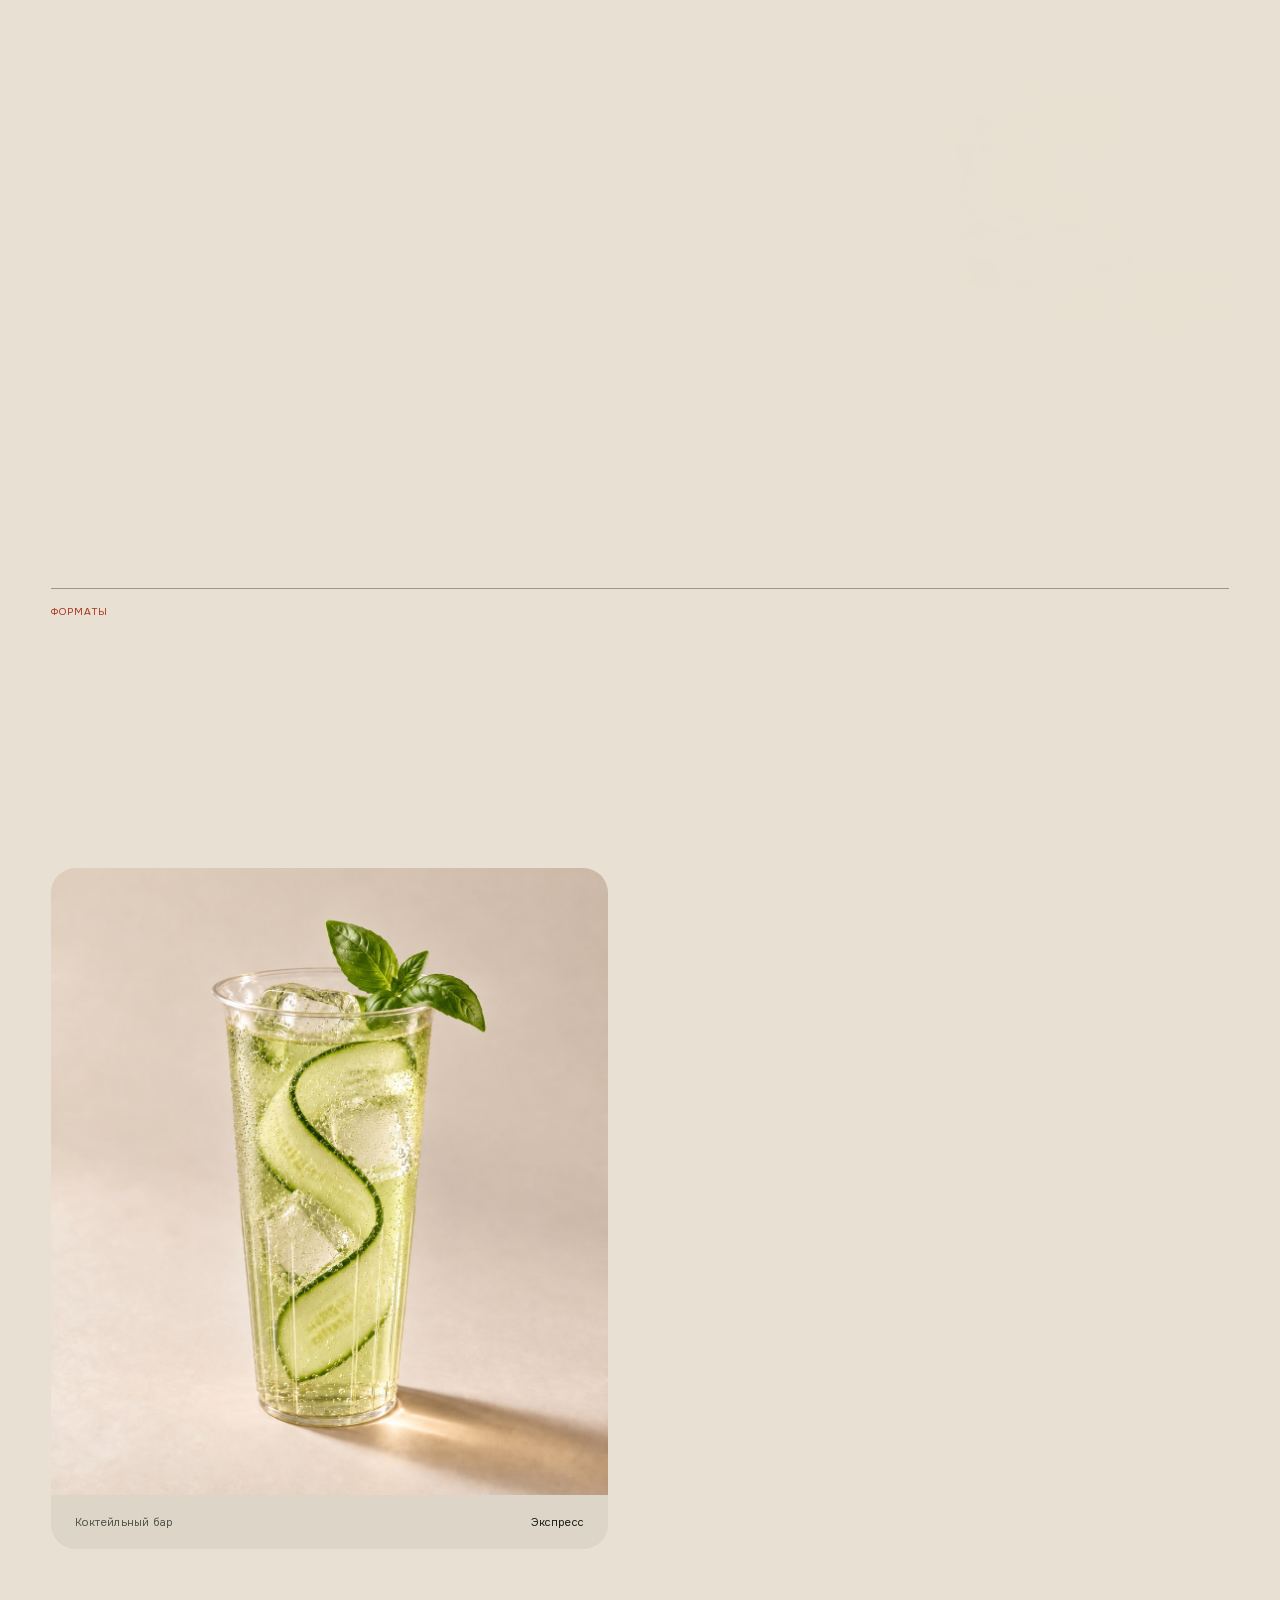
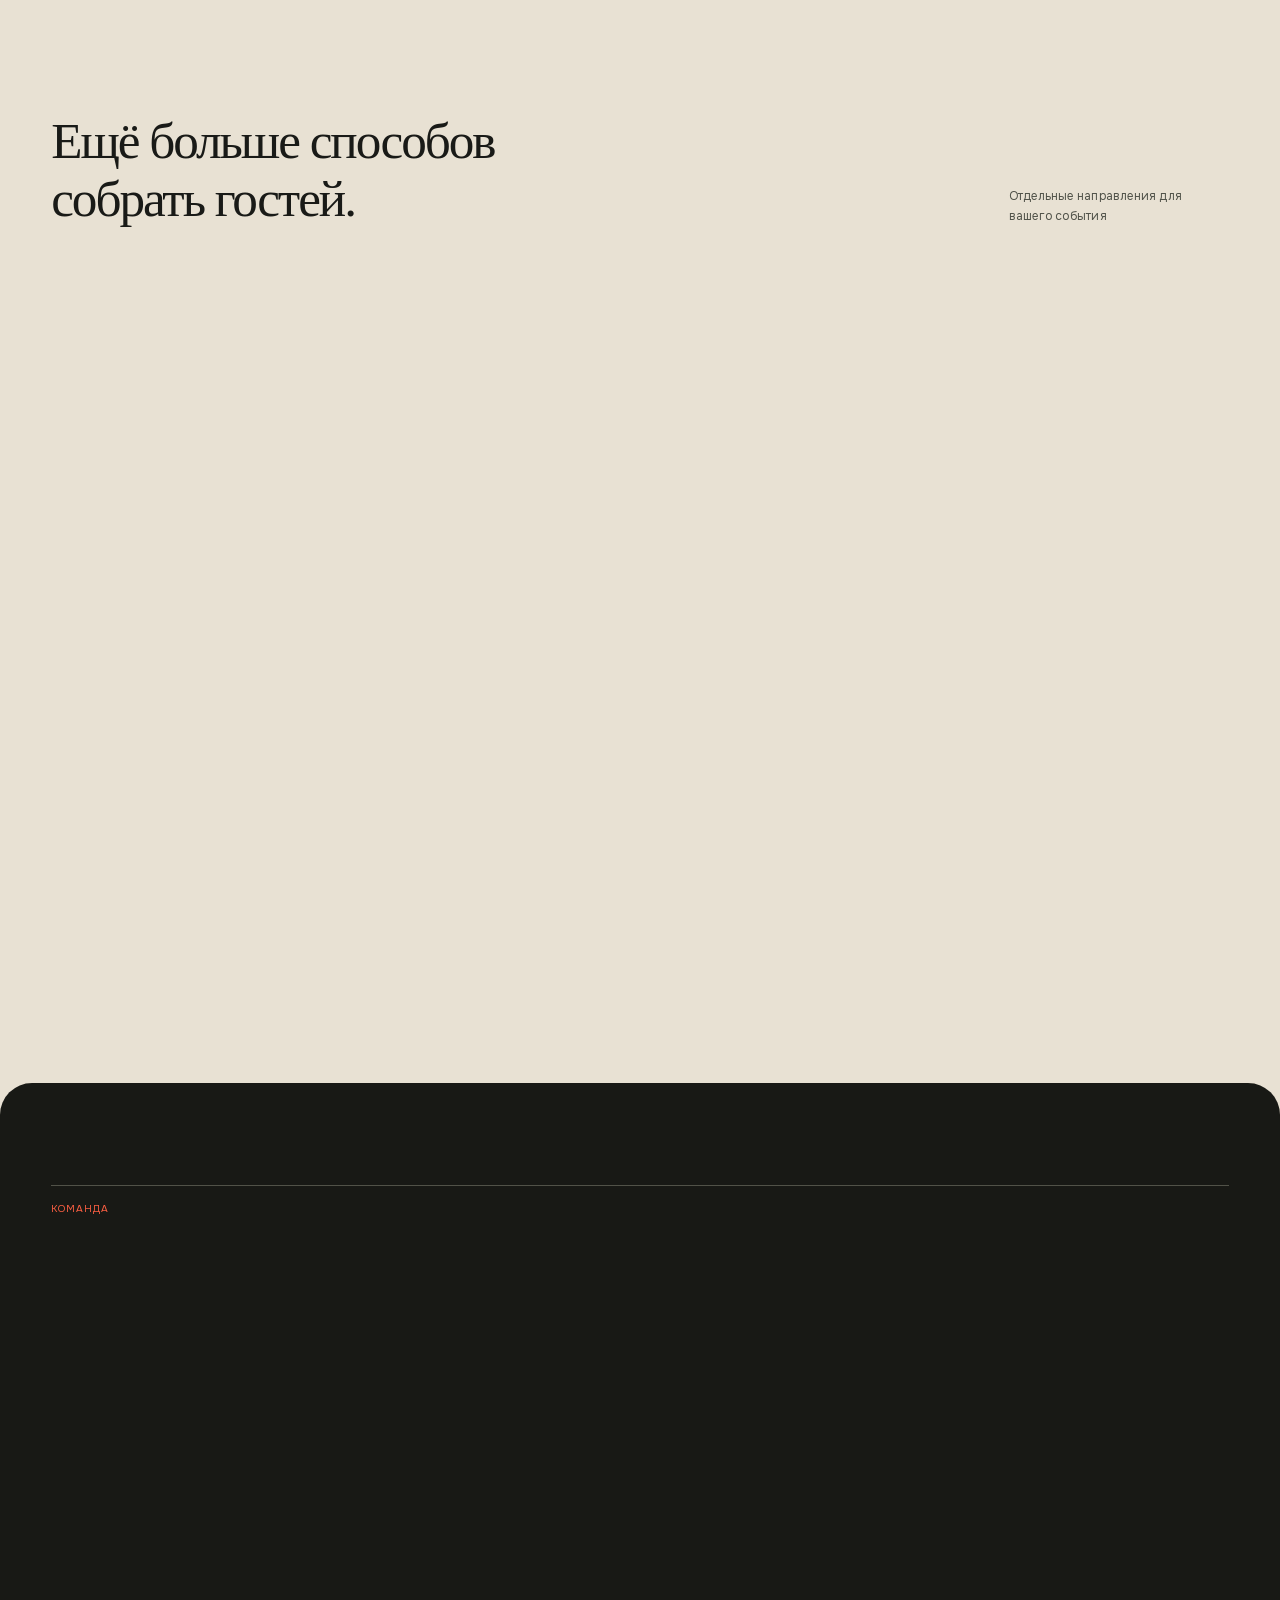
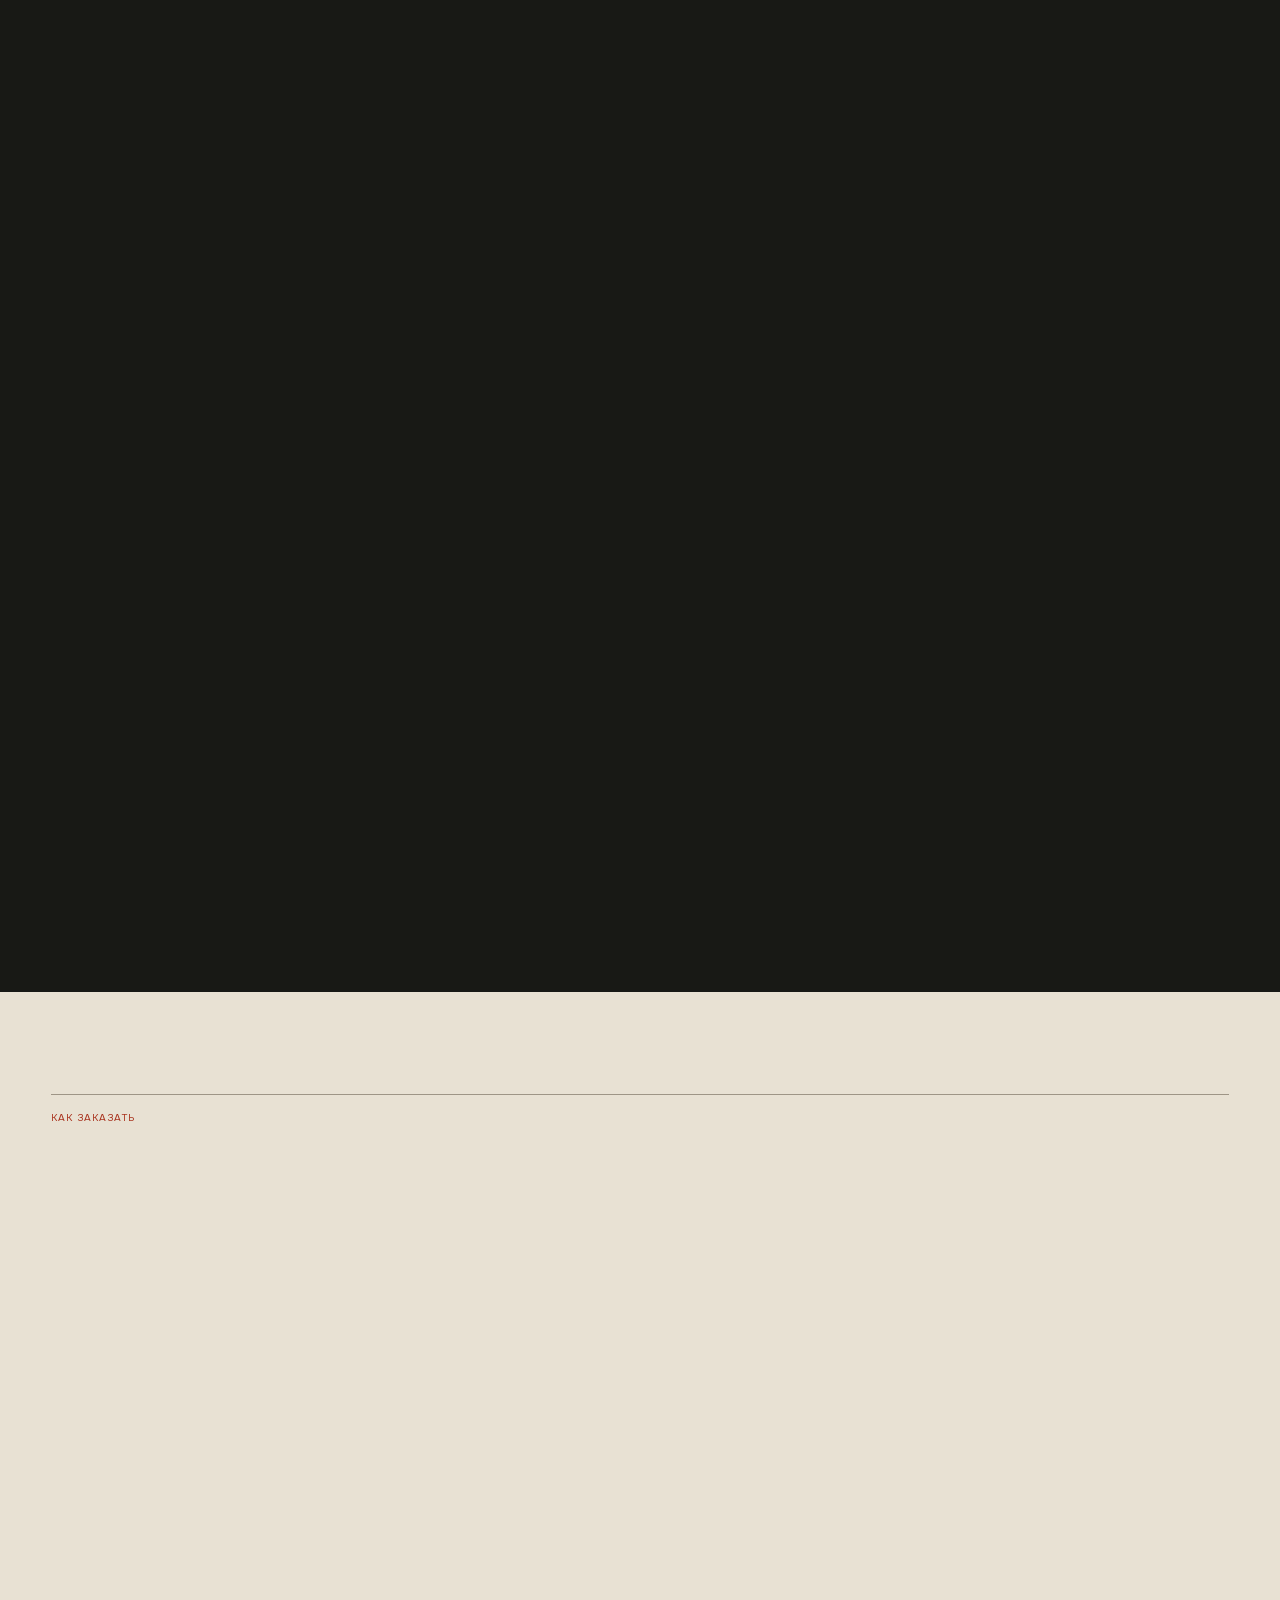
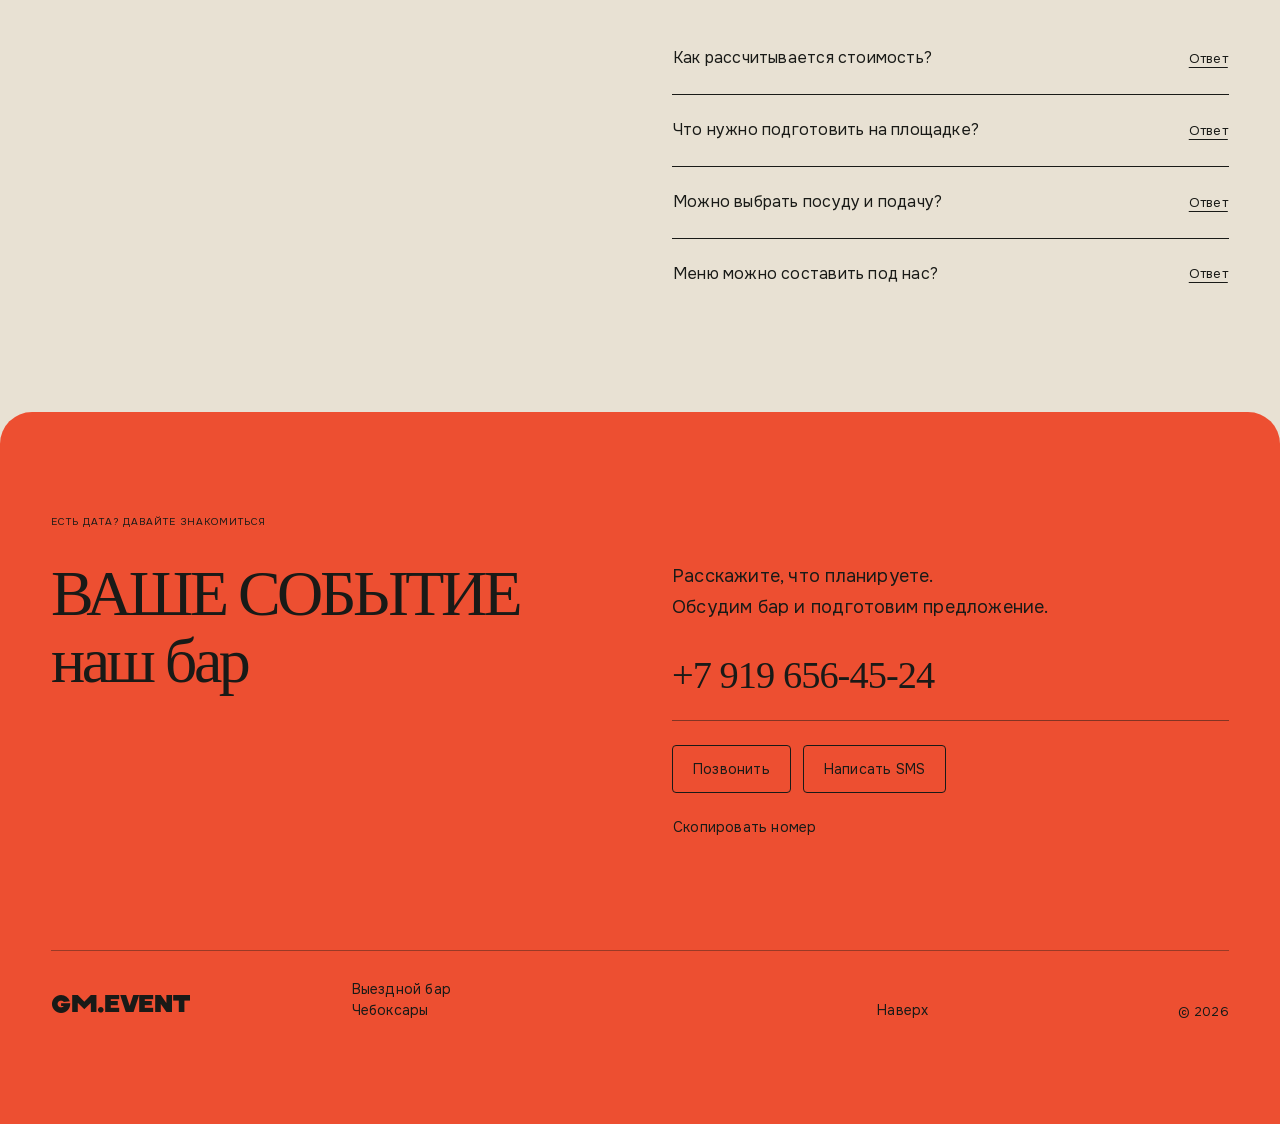
<file: beer-bar/index.html>
<!doctype html><html lang="ru"><head><meta charset="utf-8"><meta name="viewport" content="width=device-width,initial-scale=1"><meta http-equiv="refresh" content="0;url=../#formats"><title>Форматы — GM.EVENT</title></head><body><p><a href="../#formats">Перейти к форматам GM.EVENT</a></p></body></html>
</file>
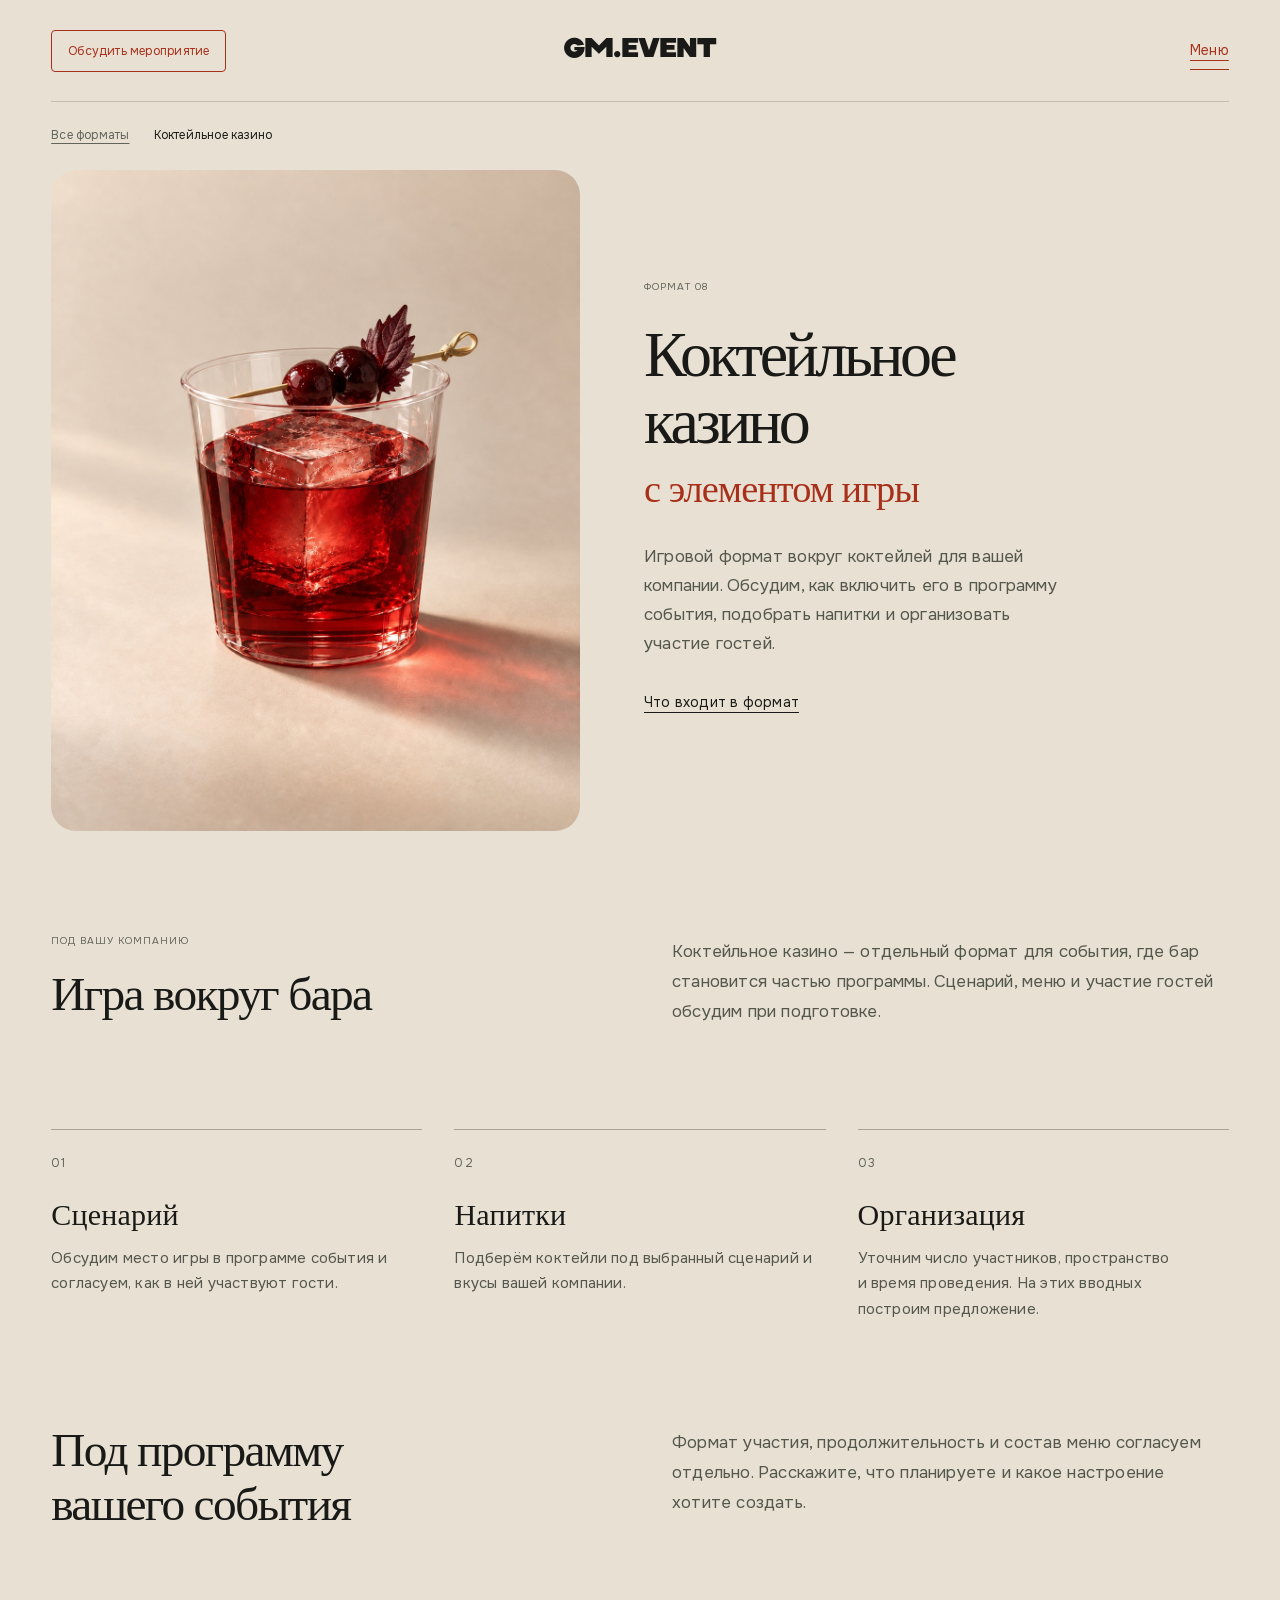
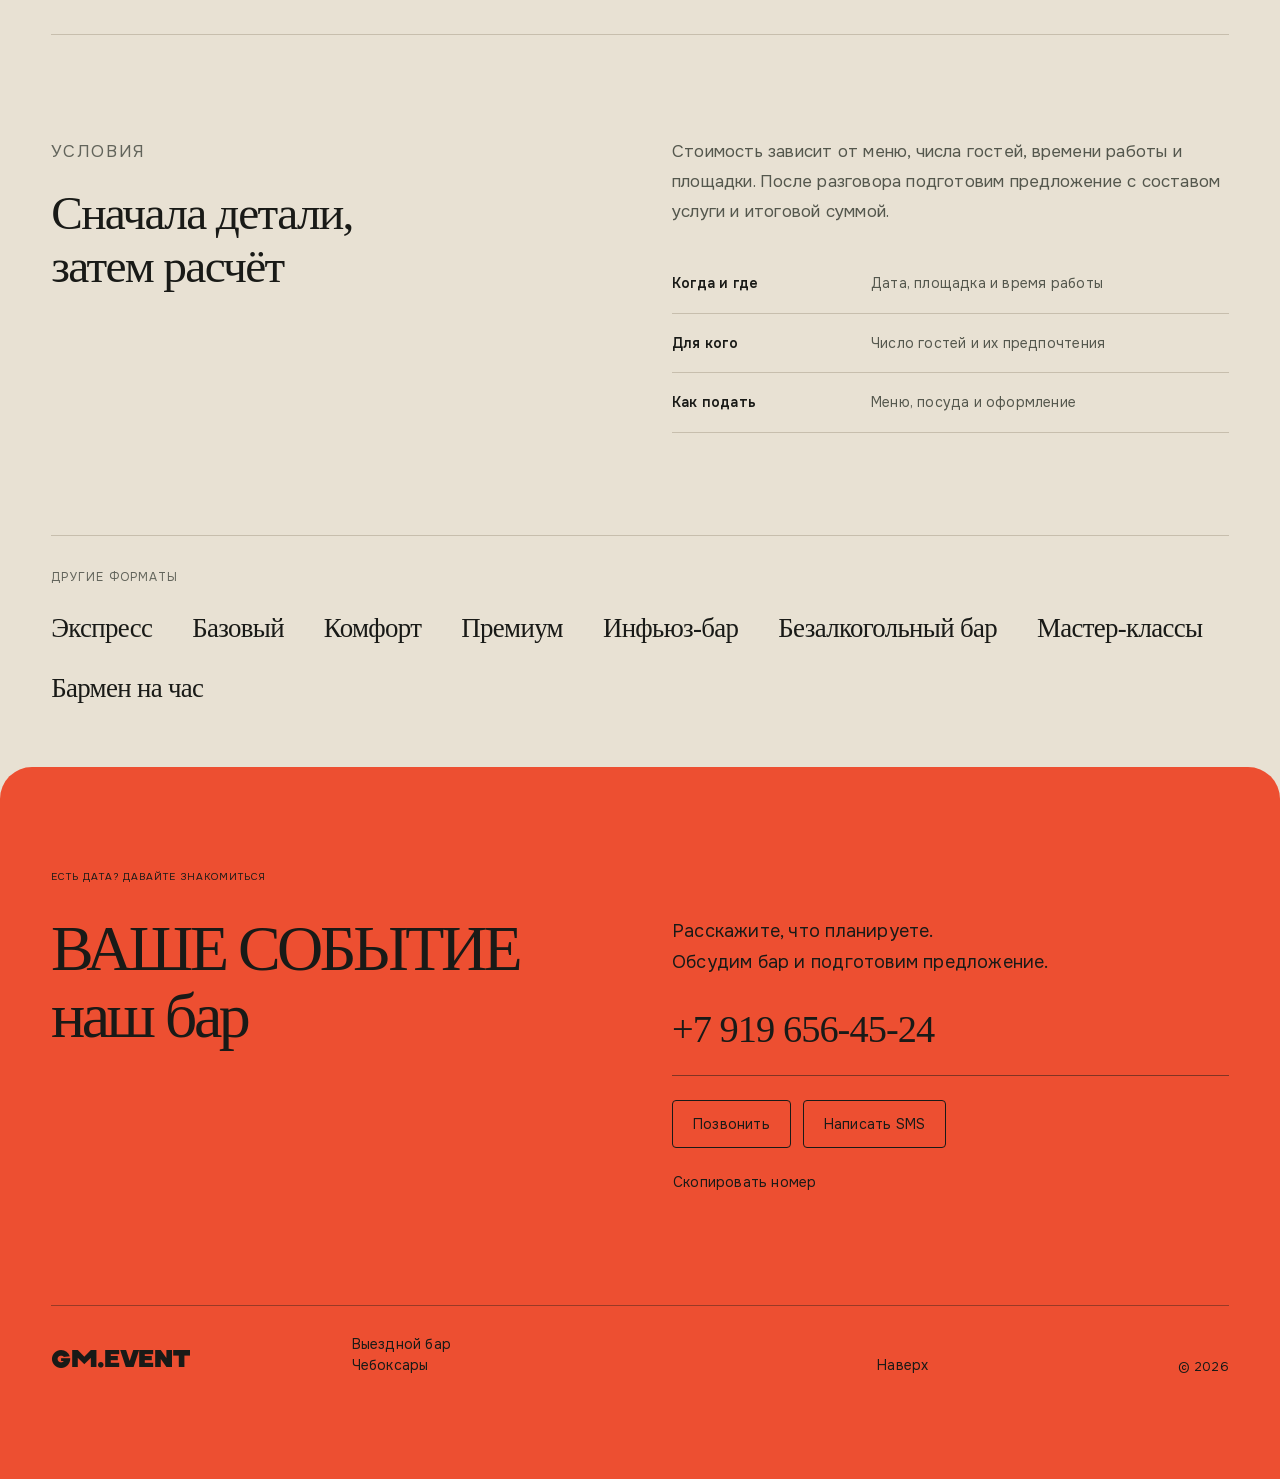
<file: cocktail-casino/index.html>
<!doctype html><html lang="ru"><head><meta charset="utf-8"><meta name="viewport" content="width=device-width,initial-scale=1"><meta name="robots" content="noindex,nofollow"><title>Коктейльное казино — GM.EVENT</title><meta name="description" content="Игровой формат вокруг коктейлей для вашей компании. Обсудим, как включить его в программу события, подобрать напитки и организовать участие гостей."><link rel="icon" href="[data-uri]"><link rel="stylesheet" href="../bar-style-3c5023ee49a8.css"></head><body style="--font-body:Onest;--font-logo:RAYDIS;--font-script:Cormorant Garamond"><div id="root" data-page="cocktail-casino"><link rel="preload" as="image" href="../asset-disposable-cherry-v2-bd30f03891.jpg"/><main class="bar-site product-page" id="top"><a class="skip-link" href="../cocktail-casino/#product-details">К описанию формата</a><header class="header wrap"><a class="action-button header-cta" href="../cocktail-casino/#contact"><span>Обсудить мероприятие</span></a><a href="../#home" class="monogram" aria-label="GM.EVENT — на главную">GM.EVENT</a><button type="button" class="menu-toggle" aria-haspopup="dialog" aria-expanded="false" aria-controls="site-menu">Меню</button></header><dialog id="site-menu" class="site-menu" aria-labelledby="site-menu-title"><div class="menu-layout wrap"><div class="menu-top"><a href="../#home" class="monogram" aria-label="GM.EVENT — на главную">GM.EVENT</a><button type="button" class="menu-close">Закрыть меню</button></div><nav class="menu-products" aria-labelledby="site-menu-title"><p class="eyebrow" id="site-menu-title">ВЫБЕРИТЕ ФОРМАТ</p><a href="../express/"><span class="menu-product-name">Экспресс</span></a><a href="../basic/"><span class="menu-product-name">Базовый</span></a><a href="../comfort/"><span class="menu-product-name">Комфорт</span></a><a href="../premium/"><span class="menu-product-name">Премиум</span></a><a href="../infuse-bar/"><span class="menu-product-name">Инфьюз-бар</span></a><a href="../alcohol-free-bar/"><span class="menu-product-name">Безалкогольный бар</span></a><a href="../masterclasses/"><span class="menu-product-name">Мастер-классы</span></a><a href="../cocktail-casino/" aria-current="page"><span class="menu-product-name">Коктейльное казино</span></a><a href="../bartender/"><span class="menu-product-name">Бармен на час</span></a></nav><nav class="menu-secondary" aria-label="Разделы сайта"><a href="../#presentation">Подача</a><a href="../#team">Команда</a><a href="../cocktail-casino/#contact">Контакты</a></nav></div></dialog><div class="wrap"><nav class="product-breadcrumbs" aria-label="Путь к странице"><a href="../#formats">Все форматы</a><span aria-current="page">Коктейльное казино</span></nav><section class="product-hero" aria-labelledby="product-title"><figure class="product-photo"><img src="../asset-disposable-cherry-v2-bd30f03891.jpg" alt="Красный коктейль с вишней — пример направления подачи" width="1122" height="1402" loading="eager"/></figure><div class="product-intro"><p class="eyebrow">ФОРМАТ <!-- -->08</p><h1 id="product-title"><span>Коктейльное</span><span> <!-- -->казино</span></h1><p class="product-accent">с элементом игры</p><p class="product-description">Игровой формат вокруг коктейлей для вашей компании. Обсудим, как включить его в программу события, подобрать напитки и организовать участие гостей.</p><a href="../cocktail-casino/#product-details" class="product-detail-link">Что входит в формат</a></div></section><section class="product-overview section" id="product-details" aria-labelledby="product-overview-title"><div><p class="eyebrow">ПОД ВАШУ КОМПАНИЮ</p><h2 id="product-overview-title">Игра вокруг бара</h2></div><p>Коктейльное казино — отдельный формат для события, где бар становится частью программы. Сценарий, меню и участие гостей обсудим при подготовке.</p></section><section class="product-offer" aria-label="Что обсудим и подготовим"><article><span class="eyebrow">0<!-- -->1</span><h3>Сценарий</h3><p>Обсудим место игры в программе события и согласуем, как в ней участвуют гости.</p></article><article><span class="eyebrow">0<!-- -->2</span><h3>Напитки</h3><p>Подберём коктейли под выбранный сценарий и вкусы вашей компании.</p></article><article><span class="eyebrow">0<!-- -->3</span><h3>Организация</h3><p>Уточним число участников, пространство и время проведения. На этих вводных построим предложение.</p></article></section><section class="product-presentation section" aria-labelledby="product-presentation-title"><div class="product-overview"><h2 id="product-presentation-title">Под программу вашего события</h2><p>Формат участия, продолжительность и состав меню согласуем отдельно. Расскажите, что планируете и какое настроение хотите создать.</p></div></section><section class="product-cost section" aria-labelledby="product-cost-title"><div><p class="eyebrow">УСЛОВИЯ</p><h2 id="product-cost-title">Сначала детали,<br/>затем расчёт</h2></div><div><p>Стоимость зависит от меню, числа гостей, времени работы и площадки. После разговора подготовим предложение с составом услуги и итоговой суммой.</p><dl class="product-brief"><div><dt>Когда и где</dt><dd>Дата, площадка и время работы</dd></div><div><dt>Для кого</dt><dd>Число гостей и их предпочтения</dd></div><div><dt>Как подать</dt><dd>Меню, посуда и оформление</dd></div></dl></div></section><nav class="other-formats" aria-label="Другие форматы"><p class="eyebrow">ДРУГИЕ ФОРМАТЫ</p><div><a href="../express/">Экспресс</a><a href="../basic/">Базовый</a><a href="../comfort/">Комфорт</a><a href="../premium/">Премиум</a><a href="../infuse-bar/">Инфьюз-бар</a><a href="../alcohol-free-bar/">Безалкогольный бар</a><a href="../masterclasses/">Мастер-классы</a><a href="../bartender/">Бармен на час</a></div></nav></div><footer class="contact" id="contact"><div class="wrap section"><p class="eyebrow">ЕСТЬ ДАТА? ДАВАЙТЕ ЗНАКОМИТЬСЯ</p><div class="contact-grid"><div class="contact-title"><h2 class="paired-heading"><span class="heading-line">ВАШЕ СОБЫТИЕ</span><span class="section-script">наш бар</span></h2></div><div class="contact-info"><p>Расскажите, что планируете.<br/>Обсудим бар и подготовим предложение.</p><a class="phone-link" href="tel:+79196564524">+7 919 656-45-24</a><div class="contact-actions"><a class="action-button contact-button" href="tel:+79196564524">Позвонить</a><a class="action-button contact-button outline-button" href="sms:+79196564524?body=%D0%97%D0%B4%D1%80%D0%B0%D0%B2%D1%81%D1%82%D0%B2%D1%83%D0%B9%D1%82%D0%B5!%20%D0%A5%D0%BE%D1%82%D0%B8%D0%BC%20%D0%BE%D0%B1%D1%81%D1%83%D0%B4%D0%B8%D1%82%D1%8C%20%D0%BA%D0%BE%D0%BA%D1%82%D0%B5%D0%B9%D0%BB%D1%8C%D0%BD%D0%BE%D0%B5%20%D0%BA%D0%B0%D0%B7%D0%B8%D0%BD%D0%BE.%20%D0%94%D0%B0%D1%82%D0%B0%3A%20.%20%D0%93%D0%BE%D1%81%D1%82%D0%B5%D0%B9%3A%20.%20%D0%9F%D0%BB%D0%BE%D1%89%D0%B0%D0%B4%D0%BA%D0%B0%3A%20.">Написать SMS</a></div><button type="button" tabindex="0" data-slot="button" class="group/button inline-flex shrink-0 items-center justify-center rounded-lg border border-transparent bg-clip-padding text-sm font-medium whitespace-nowrap transition-all outline-none select-none focus-visible:border-ring focus-visible:ring-3 focus-visible:ring-ring/50 active:not-aria-[haspopup]:translate-y-px disabled:pointer-events-none disabled:opacity-50 aria-invalid:border-destructive aria-invalid:ring-3 aria-invalid:ring-destructive/20 dark:aria-invalid:border-destructive/50 dark:aria-invalid:ring-destructive/40 [&amp;_svg]:pointer-events-none [&amp;_svg]:shrink-0 [&amp;_svg:not([class*=&#x27;size-&#x27;])]:size-4 hover:bg-muted hover:text-foreground aria-expanded:bg-muted aria-expanded:text-foreground dark:hover:bg-muted/50 h-8 gap-1.5 px-2.5 has-data-[icon=inline-end]:pr-2 has-data-[icon=inline-start]:pl-2 copy-phone">Скопировать номер</button><output class="copy-status" aria-live="polite"></output></div></div><div class="footer-bottom"><a href="../#home" class="brand" aria-label="GM.EVENT — на главную">GM.EVENT</a><p>Выездной бар<br/>Чебоксары</p><a href="../cocktail-casino/#top">Наверх</a><span>© 2026</span></div></div></footer></main></div><script defer src="../bar-app-e9ab03e9aeef.js"></script></body></html>
</file>
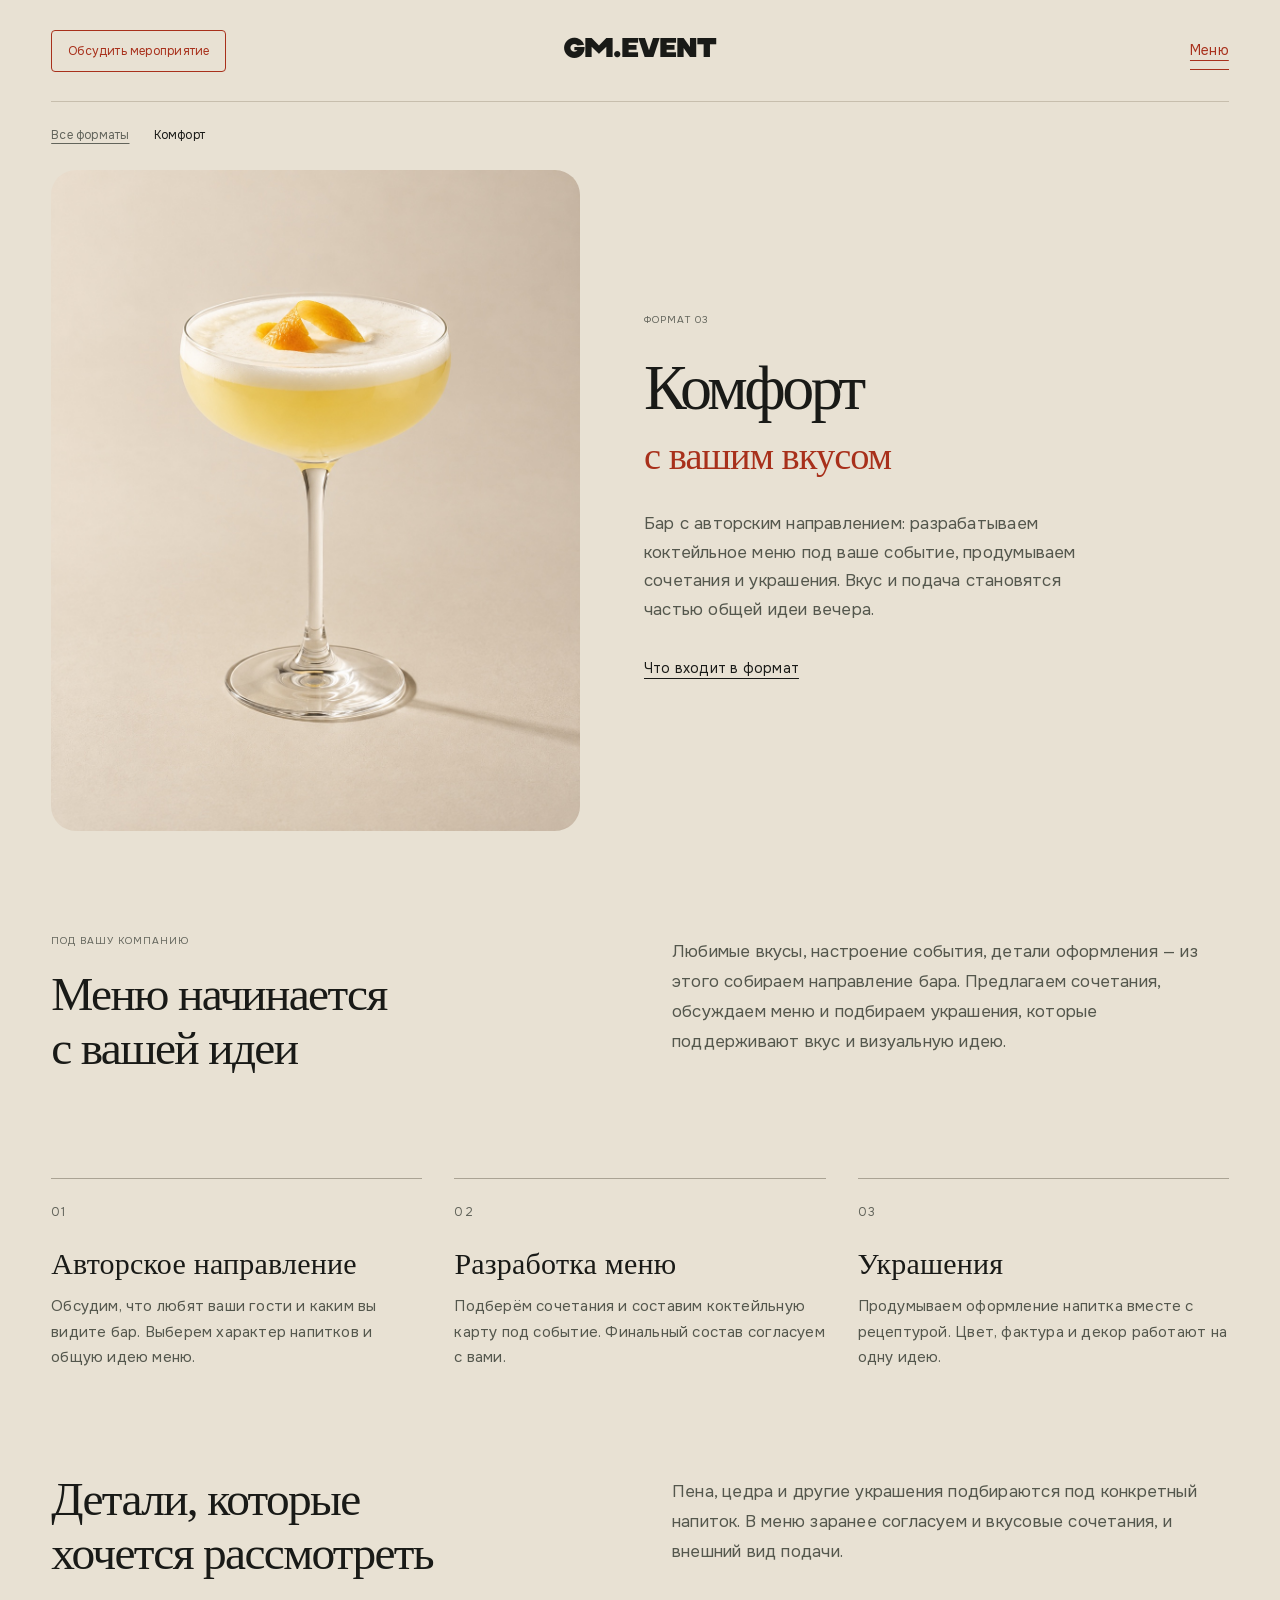
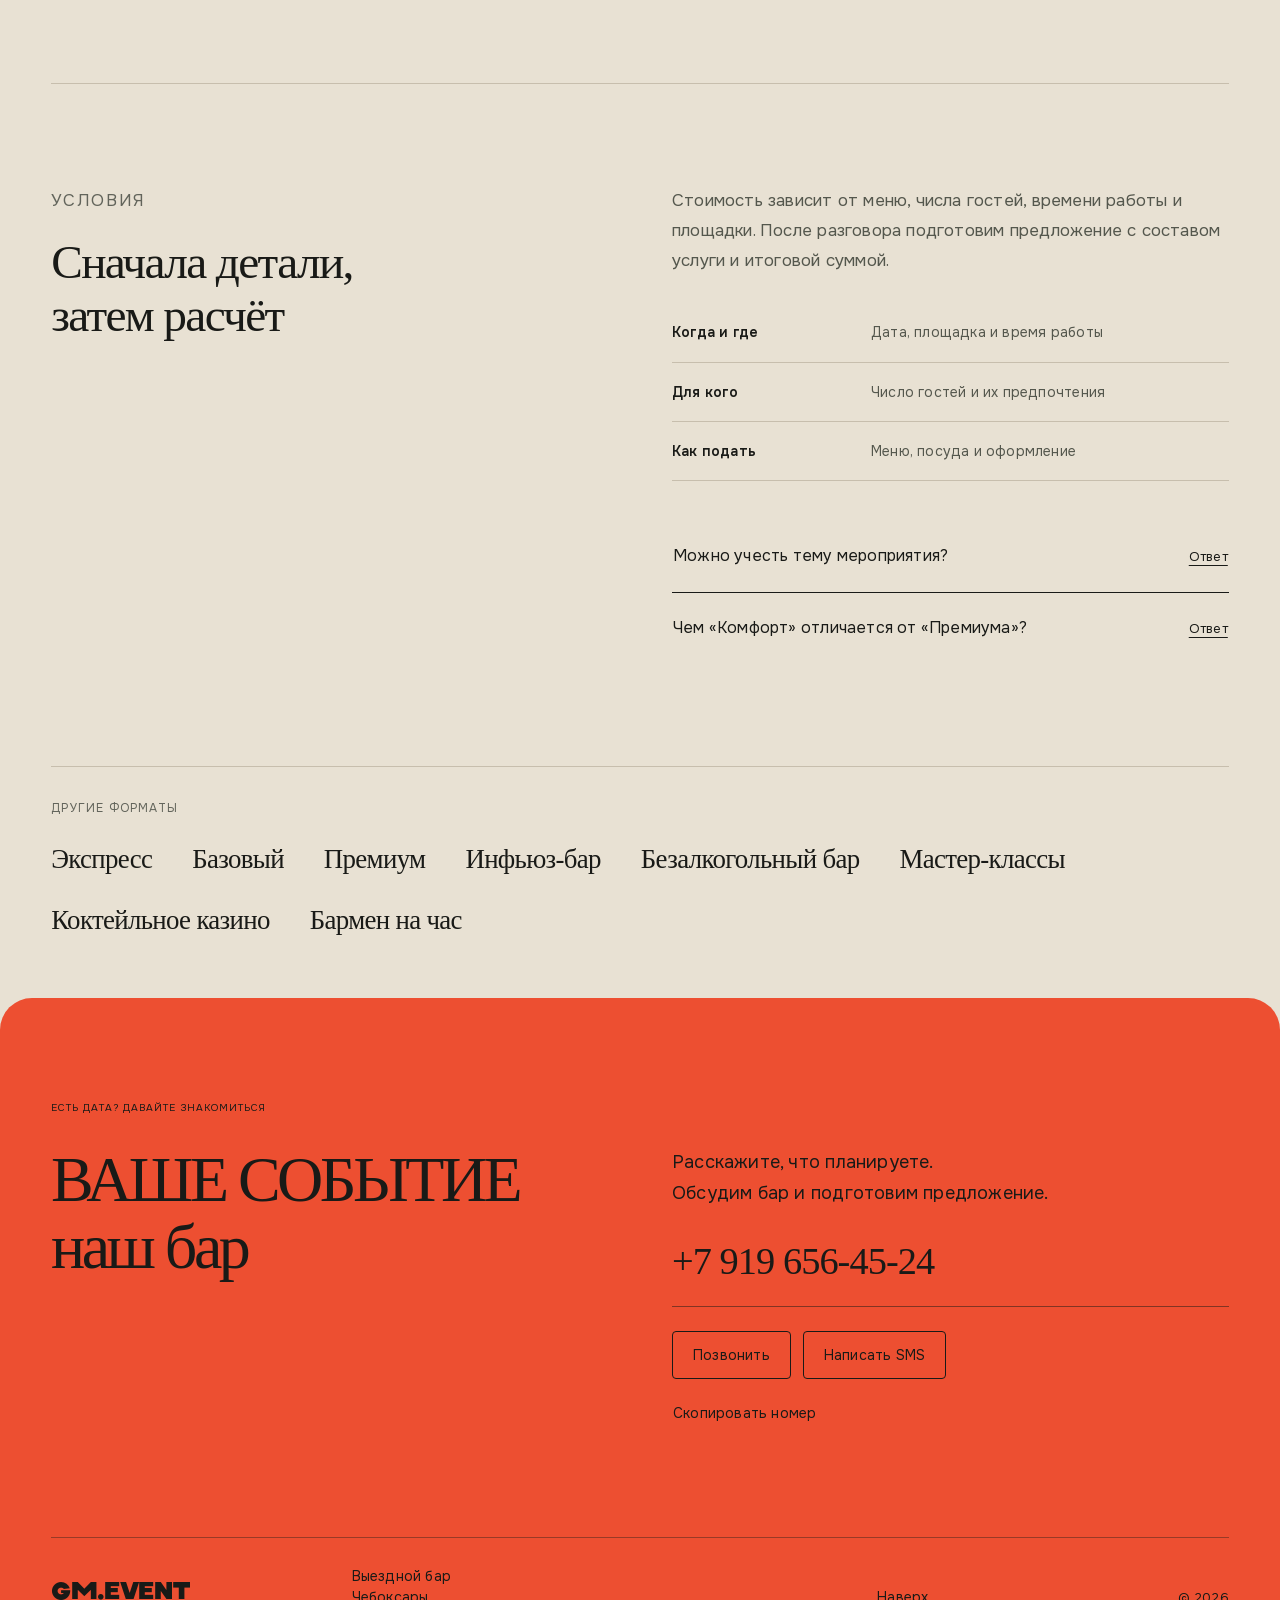
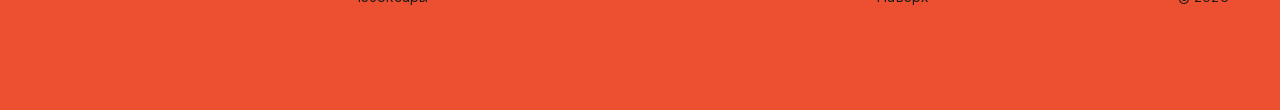
<file: comfort/index.html>
<!doctype html><html lang="ru"><head><meta charset="utf-8"><meta name="viewport" content="width=device-width,initial-scale=1"><meta name="robots" content="noindex,nofollow"><title>Комфорт — GM.EVENT</title><meta name="description" content="Бар с авторским направлением: разрабатываем коктейльное меню под ваше событие, продумываем сочетания и украшения. Вкус и подача становятся частью общей идеи вечера."><link rel="icon" href="[data-uri]"><link rel="stylesheet" href="../bar-style-3c5023ee49a8.css"></head><body style="--font-body:Onest;--font-logo:RAYDIS;--font-script:Cormorant Garamond"><div id="root" data-page="comfort"><link rel="preload" as="image" href="../asset-coupe-v1-a9d5fb5de2.jpg"/><main class="bar-site product-page" id="top"><a class="skip-link" href="../comfort/#product-details">К описанию формата</a><header class="header wrap"><a class="action-button header-cta" href="../comfort/#contact"><span>Обсудить мероприятие</span></a><a href="../#home" class="monogram" aria-label="GM.EVENT — на главную">GM.EVENT</a><button type="button" class="menu-toggle" aria-haspopup="dialog" aria-expanded="false" aria-controls="site-menu">Меню</button></header><dialog id="site-menu" class="site-menu" aria-labelledby="site-menu-title"><div class="menu-layout wrap"><div class="menu-top"><a href="../#home" class="monogram" aria-label="GM.EVENT — на главную">GM.EVENT</a><button type="button" class="menu-close">Закрыть меню</button></div><nav class="menu-products" aria-labelledby="site-menu-title"><p class="eyebrow" id="site-menu-title">ВЫБЕРИТЕ ФОРМАТ</p><a href="../express/"><span class="menu-product-name">Экспресс</span></a><a href="../basic/"><span class="menu-product-name">Базовый</span></a><a href="../comfort/" aria-current="page"><span class="menu-product-name">Комфорт</span></a><a href="../premium/"><span class="menu-product-name">Премиум</span></a><a href="../infuse-bar/"><span class="menu-product-name">Инфьюз-бар</span></a><a href="../alcohol-free-bar/"><span class="menu-product-name">Безалкогольный бар</span></a><a href="../masterclasses/"><span class="menu-product-name">Мастер-классы</span></a><a href="../cocktail-casino/"><span class="menu-product-name">Коктейльное казино</span></a><a href="../bartender/"><span class="menu-product-name">Бармен на час</span></a></nav><nav class="menu-secondary" aria-label="Разделы сайта"><a href="../#presentation">Подача</a><a href="../#team">Команда</a><a href="../comfort/#contact">Контакты</a></nav></div></dialog><div class="wrap"><nav class="product-breadcrumbs" aria-label="Путь к странице"><a href="../#formats">Все форматы</a><span aria-current="page">Комфорт</span></nav><section class="product-hero" aria-labelledby="product-title"><figure class="product-photo"><img src="../asset-coupe-v1-a9d5fb5de2.jpg" alt="Светлый коктейль с пеной и цедрой в бокале на тонкой ножке" width="1122" height="1402" loading="eager"/></figure><div class="product-intro"><p class="eyebrow">ФОРМАТ <!-- -->03</p><h1 id="product-title"><span>Комфорт</span></h1><p class="product-accent">с вашим вкусом</p><p class="product-description">Бар с авторским направлением: разрабатываем коктейльное меню под ваше событие, продумываем сочетания и украшения. Вкус и подача становятся частью общей идеи вечера.</p><a href="../comfort/#product-details" class="product-detail-link">Что входит в формат</a></div></section><section class="product-overview section" id="product-details" aria-labelledby="product-overview-title"><div><p class="eyebrow">ПОД ВАШУ КОМПАНИЮ</p><h2 id="product-overview-title">Меню начинается с вашей идеи</h2></div><p>Любимые вкусы, настроение события, детали оформления — из этого собираем направление бара. Предлагаем сочетания, обсуждаем меню и подбираем украшения, которые поддерживают вкус и визуальную идею.</p></section><section class="product-offer" aria-label="Что обсудим и подготовим"><article><span class="eyebrow">0<!-- -->1</span><h3>Авторское направление</h3><p>Обсудим, что любят ваши гости и каким вы видите бар. Выберем характер напитков и общую идею меню.</p></article><article><span class="eyebrow">0<!-- -->2</span><h3>Разработка меню</h3><p>Подберём сочетания и составим коктейльную карту под событие. Финальный состав согласуем с вами.</p></article><article><span class="eyebrow">0<!-- -->3</span><h3>Украшения</h3><p>Продумываем оформление напитка вместе с рецептурой. Цвет, фактура и декор работают на одну идею.</p></article></section><section class="product-presentation section" aria-labelledby="product-presentation-title"><div class="product-overview"><h2 id="product-presentation-title">Детали, которые хочется рассмотреть</h2><p>Пена, цедра и другие украшения подбираются под конкретный напиток. В меню заранее согласуем и вкусовые сочетания, и внешний вид подачи.</p></div></section><section class="product-cost section" aria-labelledby="product-cost-title"><div><p class="eyebrow">УСЛОВИЯ</p><h2 id="product-cost-title">Сначала детали,<br/>затем расчёт</h2></div><div><p>Стоимость зависит от меню, числа гостей, времени работы и площадки. После разговора подготовим предложение с составом услуги и итоговой суммой.</p><dl class="product-brief"><div><dt>Когда и где</dt><dd>Дата, площадка и время работы</dd></div><div><dt>Для кого</dt><dd>Число гостей и их предпочтения</dd></div><div><dt>Как подать</dt><dd>Меню, посуда и оформление</dd></div></dl><div data-orientation="vertical" data-slot="accordion" class="flex w-full flex-col faq"><div data-orientation="vertical" data-hidden="" data-index="-1" data-closed="" data-slot="accordion-item" class="not-last:border-b"><h3 data-orientation="vertical" data-hidden="" data-index="-1" data-closed="" class="flex"><button type="button" data-value="" data-orientation="vertical" data-hidden="" data-index="-1" tabindex="0" aria-disabled="false" aria-expanded="false" id="base-ui-_R_1tjH2_" data-slot="accordion-trigger" class="focus-visible:ring-ring/50 focus-visible:border-ring focus-visible:after:border-ring **:data-[slot=accordion-trigger-icon]:text-muted-foreground rounded-lg py-2.5 text-left text-sm font-medium hover:underline focus-visible:ring-3 **:data-[slot=accordion-trigger-icon]:ml-auto **:data-[slot=accordion-trigger-icon]:size-4 group/accordion-trigger relative flex flex-1 items-start justify-between border border-transparent transition-all outline-none aria-disabled:pointer-events-none aria-disabled:opacity-50 faq-trigger">Можно учесть тему мероприятия?<span class="accordion-state" aria-hidden="true"><span class="when-closed">Ответ</span><span class="when-open">Скрыть</span></span></button></h3></div><div data-orientation="vertical" data-hidden="" data-index="-1" data-closed="" data-slot="accordion-item" class="not-last:border-b"><h3 data-orientation="vertical" data-hidden="" data-index="-1" data-closed="" class="flex"><button type="button" data-value="" data-orientation="vertical" data-hidden="" data-index="-1" tabindex="0" aria-disabled="false" aria-expanded="false" id="base-ui-_R_2tjH2_" data-slot="accordion-trigger" class="focus-visible:ring-ring/50 focus-visible:border-ring focus-visible:after:border-ring **:data-[slot=accordion-trigger-icon]:text-muted-foreground rounded-lg py-2.5 text-left text-sm font-medium hover:underline focus-visible:ring-3 **:data-[slot=accordion-trigger-icon]:ml-auto **:data-[slot=accordion-trigger-icon]:size-4 group/accordion-trigger relative flex flex-1 items-start justify-between border border-transparent transition-all outline-none aria-disabled:pointer-events-none aria-disabled:opacity-50 faq-trigger">Чем «Комфорт» отличается от «Премиума»?<span class="accordion-state" aria-hidden="true"><span class="when-closed">Ответ</span><span class="when-open">Скрыть</span></span></button></h3></div></div></div></section><nav class="other-formats" aria-label="Другие форматы"><p class="eyebrow">ДРУГИЕ ФОРМАТЫ</p><div><a href="../express/">Экспресс</a><a href="../basic/">Базовый</a><a href="../premium/">Премиум</a><a href="../infuse-bar/">Инфьюз-бар</a><a href="../alcohol-free-bar/">Безалкогольный бар</a><a href="../masterclasses/">Мастер-классы</a><a href="../cocktail-casino/">Коктейльное казино</a><a href="../bartender/">Бармен на час</a></div></nav></div><footer class="contact" id="contact"><div class="wrap section"><p class="eyebrow">ЕСТЬ ДАТА? ДАВАЙТЕ ЗНАКОМИТЬСЯ</p><div class="contact-grid"><div class="contact-title"><h2 class="paired-heading"><span class="heading-line">ВАШЕ СОБЫТИЕ</span><span class="section-script">наш бар</span></h2></div><div class="contact-info"><p>Расскажите, что планируете.<br/>Обсудим бар и подготовим предложение.</p><a class="phone-link" href="tel:+79196564524">+7 919 656-45-24</a><div class="contact-actions"><a class="action-button contact-button" href="tel:+79196564524">Позвонить</a><a class="action-button contact-button outline-button" href="sms:+79196564524?body=%D0%97%D0%B4%D1%80%D0%B0%D0%B2%D1%81%D1%82%D0%B2%D1%83%D0%B9%D1%82%D0%B5!%20%D0%A5%D0%BE%D1%82%D0%B8%D0%BC%20%D0%BE%D0%B1%D1%81%D1%83%D0%B4%D0%B8%D1%82%D1%8C%20%D1%84%D0%BE%D1%80%D0%BC%D0%B0%D1%82%20%C2%AB%D0%9A%D0%BE%D0%BC%D1%84%D0%BE%D1%80%D1%82%C2%BB.%20%D0%94%D0%B0%D1%82%D0%B0%3A%20.%20%D0%93%D0%BE%D1%81%D1%82%D0%B5%D0%B9%3A%20.%20%D0%9F%D0%BB%D0%BE%D1%89%D0%B0%D0%B4%D0%BA%D0%B0%3A%20.">Написать SMS</a></div><button type="button" tabindex="0" data-slot="button" class="group/button inline-flex shrink-0 items-center justify-center rounded-lg border border-transparent bg-clip-padding text-sm font-medium whitespace-nowrap transition-all outline-none select-none focus-visible:border-ring focus-visible:ring-3 focus-visible:ring-ring/50 active:not-aria-[haspopup]:translate-y-px disabled:pointer-events-none disabled:opacity-50 aria-invalid:border-destructive aria-invalid:ring-3 aria-invalid:ring-destructive/20 dark:aria-invalid:border-destructive/50 dark:aria-invalid:ring-destructive/40 [&amp;_svg]:pointer-events-none [&amp;_svg]:shrink-0 [&amp;_svg:not([class*=&#x27;size-&#x27;])]:size-4 hover:bg-muted hover:text-foreground aria-expanded:bg-muted aria-expanded:text-foreground dark:hover:bg-muted/50 h-8 gap-1.5 px-2.5 has-data-[icon=inline-end]:pr-2 has-data-[icon=inline-start]:pl-2 copy-phone">Скопировать номер</button><output class="copy-status" aria-live="polite"></output></div></div><div class="footer-bottom"><a href="../#home" class="brand" aria-label="GM.EVENT — на главную">GM.EVENT</a><p>Выездной бар<br/>Чебоксары</p><a href="../comfort/#top">Наверх</a><span>© 2026</span></div></div></footer></main></div><script defer src="../bar-app-e9ab03e9aeef.js"></script></body></html>
</file>
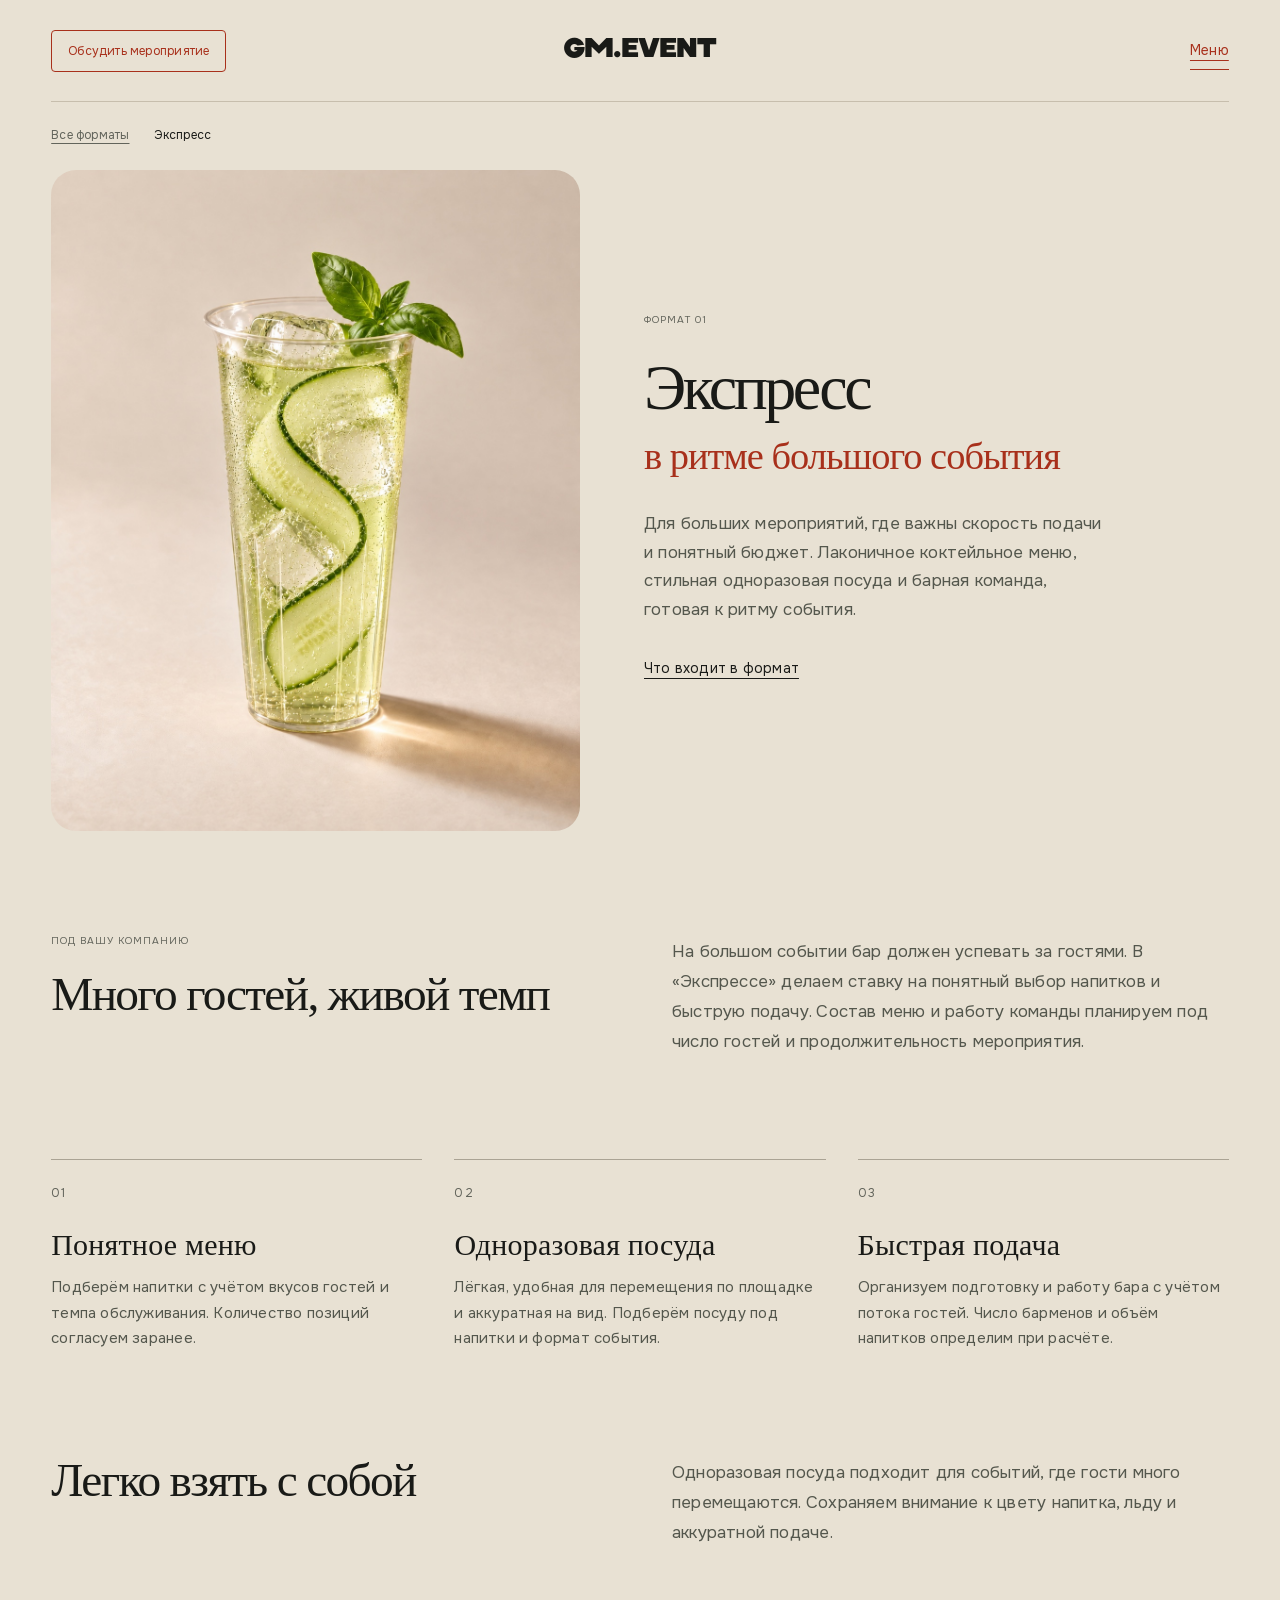
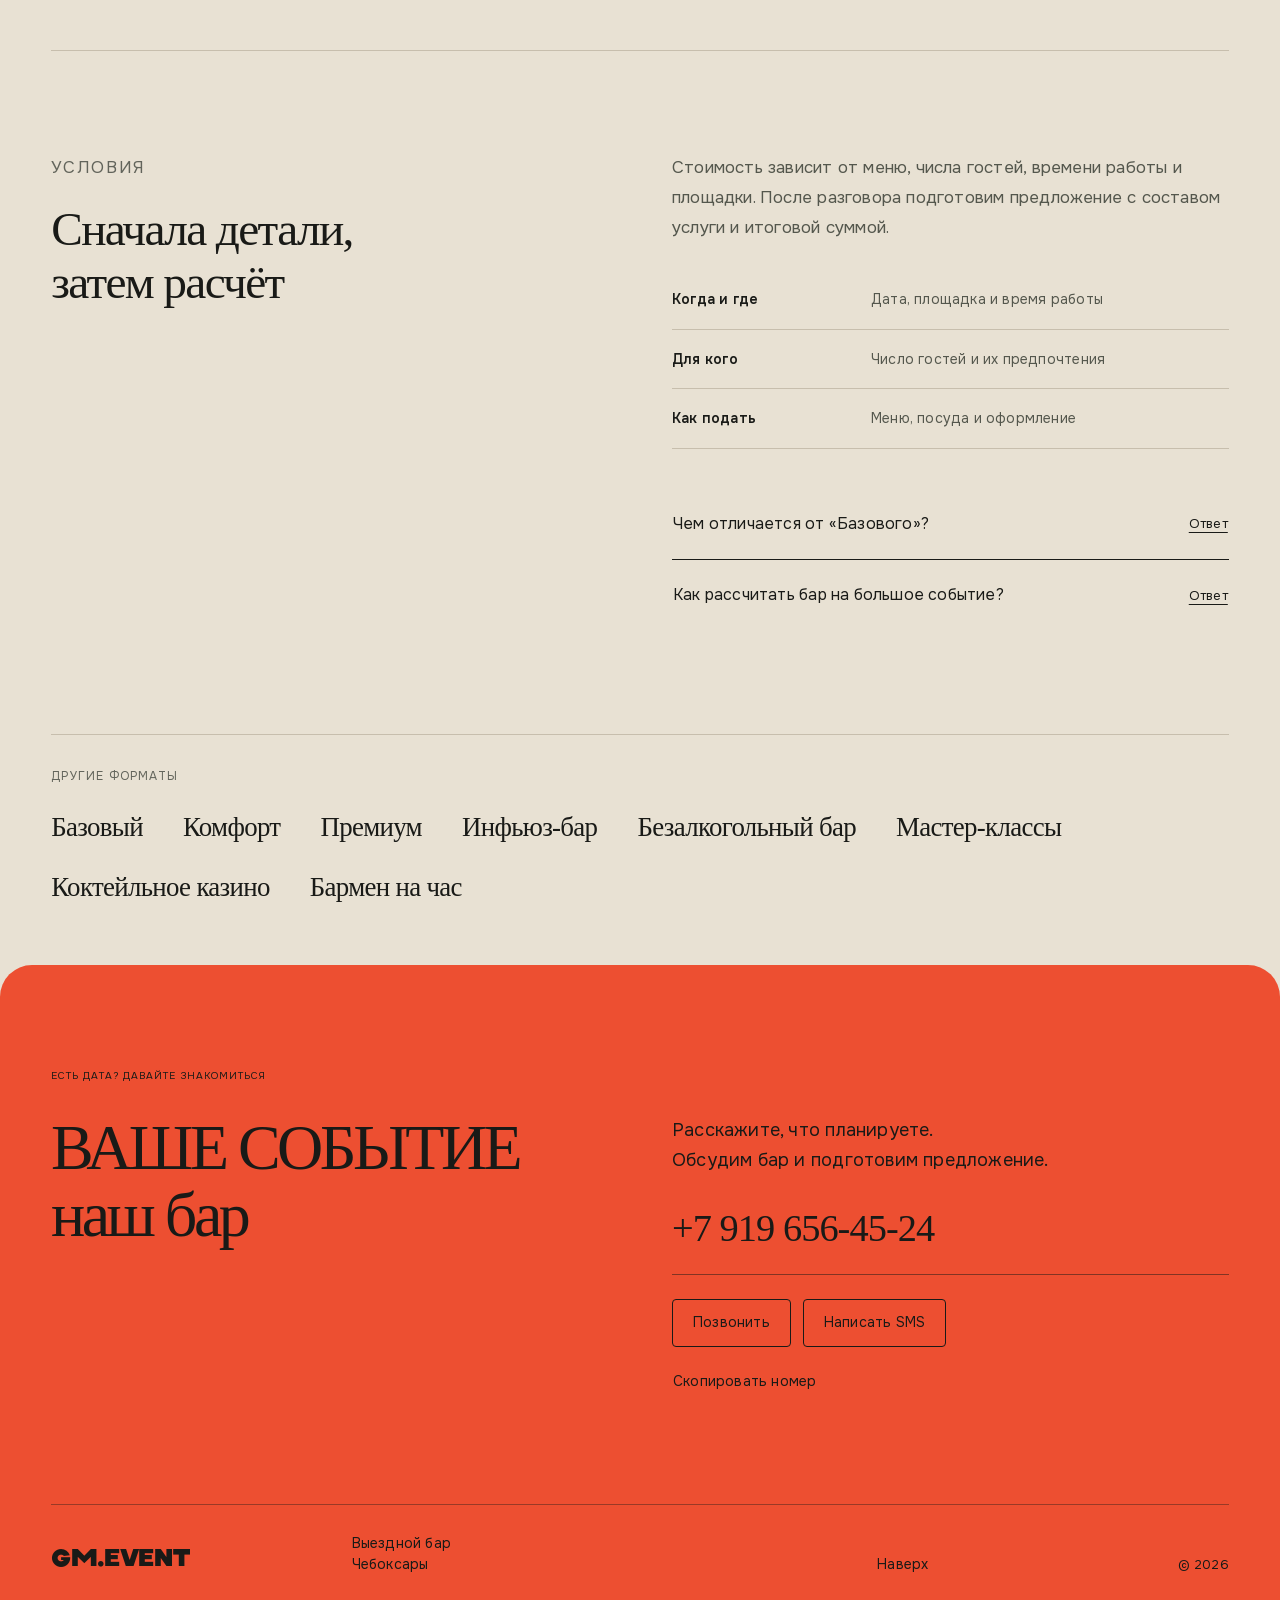
<file: express/index.html>
<!doctype html><html lang="ru"><head><meta charset="utf-8"><meta name="viewport" content="width=device-width,initial-scale=1"><meta name="robots" content="noindex,nofollow"><title>Экспресс — GM.EVENT</title><meta name="description" content="Для больших мероприятий, где важны скорость подачи и понятный бюджет. Лаконичное коктейльное меню, стильная одноразовая посуда и барная команда, готовая к ритму события."><link rel="icon" href="[data-uri]"><link rel="stylesheet" href="../bar-style-3c5023ee49a8.css"></head><body style="--font-body:Onest;--font-logo:RAYDIS;--font-script:Cormorant Garamond"><div id="root" data-page="express"><link rel="preload" as="image" href="../asset-disposable-cucumber-v2-c8f4249dd3.jpg"/><main class="bar-site product-page" id="top"><a class="skip-link" href="../express/#product-details">К описанию формата</a><header class="header wrap"><a class="action-button header-cta" href="../express/#contact"><span>Обсудить мероприятие</span></a><a href="../#home" class="monogram" aria-label="GM.EVENT — на главную">GM.EVENT</a><button type="button" class="menu-toggle" aria-haspopup="dialog" aria-expanded="false" aria-controls="site-menu">Меню</button></header><dialog id="site-menu" class="site-menu" aria-labelledby="site-menu-title"><div class="menu-layout wrap"><div class="menu-top"><a href="../#home" class="monogram" aria-label="GM.EVENT — на главную">GM.EVENT</a><button type="button" class="menu-close">Закрыть меню</button></div><nav class="menu-products" aria-labelledby="site-menu-title"><p class="eyebrow" id="site-menu-title">ВЫБЕРИТЕ ФОРМАТ</p><a href="../express/" aria-current="page"><span class="menu-product-name">Экспресс</span></a><a href="../basic/"><span class="menu-product-name">Базовый</span></a><a href="../comfort/"><span class="menu-product-name">Комфорт</span></a><a href="../premium/"><span class="menu-product-name">Премиум</span></a><a href="../infuse-bar/"><span class="menu-product-name">Инфьюз-бар</span></a><a href="../alcohol-free-bar/"><span class="menu-product-name">Безалкогольный бар</span></a><a href="../masterclasses/"><span class="menu-product-name">Мастер-классы</span></a><a href="../cocktail-casino/"><span class="menu-product-name">Коктейльное казино</span></a><a href="../bartender/"><span class="menu-product-name">Бармен на час</span></a></nav><nav class="menu-secondary" aria-label="Разделы сайта"><a href="../#presentation">Подача</a><a href="../#team">Команда</a><a href="../express/#contact">Контакты</a></nav></div></dialog><div class="wrap"><nav class="product-breadcrumbs" aria-label="Путь к странице"><a href="../#formats">Все форматы</a><span aria-current="page">Экспресс</span></nav><section class="product-hero" aria-labelledby="product-title"><figure class="product-photo"><img src="../asset-disposable-cucumber-v2-c8f4249dd3.jpg" alt="Светлый напиток с огурцом в прозрачной одноразовой посуде" width="1122" height="1402" loading="eager"/></figure><div class="product-intro"><p class="eyebrow">ФОРМАТ <!-- -->01</p><h1 id="product-title"><span>Экспресс</span></h1><p class="product-accent">в ритме большого события</p><p class="product-description">Для больших мероприятий, где важны скорость подачи и понятный бюджет. Лаконичное коктейльное меню, стильная одноразовая посуда и барная команда, готовая к ритму события.</p><a href="../express/#product-details" class="product-detail-link">Что входит в формат</a></div></section><section class="product-overview section" id="product-details" aria-labelledby="product-overview-title"><div><p class="eyebrow">ПОД ВАШУ КОМПАНИЮ</p><h2 id="product-overview-title">Много гостей, живой темп</h2></div><p>На большом событии бар должен успевать за гостями. В «Экспрессе» делаем ставку на понятный выбор напитков и быструю подачу. Состав меню и работу команды планируем под число гостей и продолжительность мероприятия.</p></section><section class="product-offer" aria-label="Что обсудим и подготовим"><article><span class="eyebrow">0<!-- -->1</span><h3>Понятное меню</h3><p>Подберём напитки с учётом вкусов гостей и темпа обслуживания. Количество позиций согласуем заранее.</p></article><article><span class="eyebrow">0<!-- -->2</span><h3>Одноразовая посуда</h3><p>Лёгкая, удобная для перемещения по площадке и аккуратная на вид. Подберём посуду под напитки и формат события.</p></article><article><span class="eyebrow">0<!-- -->3</span><h3>Быстрая подача</h3><p>Организуем подготовку и работу бара с учётом потока гостей. Число барменов и объём напитков определим при расчёте.</p></article></section><section class="product-presentation section" aria-labelledby="product-presentation-title"><div class="product-overview"><h2 id="product-presentation-title">Легко взять с собой</h2><p>Одноразовая посуда подходит для событий, где гости много перемещаются. Сохраняем внимание к цвету напитка, льду и аккуратной подаче.</p></div></section><section class="product-cost section" aria-labelledby="product-cost-title"><div><p class="eyebrow">УСЛОВИЯ</p><h2 id="product-cost-title">Сначала детали,<br/>затем расчёт</h2></div><div><p>Стоимость зависит от меню, числа гостей, времени работы и площадки. После разговора подготовим предложение с составом услуги и итоговой суммой.</p><dl class="product-brief"><div><dt>Когда и где</dt><dd>Дата, площадка и время работы</dd></div><div><dt>Для кого</dt><dd>Число гостей и их предпочтения</dd></div><div><dt>Как подать</dt><dd>Меню, посуда и оформление</dd></div></dl><div data-orientation="vertical" data-slot="accordion" class="flex w-full flex-col faq"><div data-orientation="vertical" data-hidden="" data-index="-1" data-closed="" data-slot="accordion-item" class="not-last:border-b"><h3 data-orientation="vertical" data-hidden="" data-index="-1" data-closed="" class="flex"><button type="button" data-value="" data-orientation="vertical" data-hidden="" data-index="-1" tabindex="0" aria-disabled="false" aria-expanded="false" id="base-ui-_R_1tjH2_" data-slot="accordion-trigger" class="focus-visible:ring-ring/50 focus-visible:border-ring focus-visible:after:border-ring **:data-[slot=accordion-trigger-icon]:text-muted-foreground rounded-lg py-2.5 text-left text-sm font-medium hover:underline focus-visible:ring-3 **:data-[slot=accordion-trigger-icon]:ml-auto **:data-[slot=accordion-trigger-icon]:size-4 group/accordion-trigger relative flex flex-1 items-start justify-between border border-transparent transition-all outline-none aria-disabled:pointer-events-none aria-disabled:opacity-50 faq-trigger">Чем отличается от «Базового»?<span class="accordion-state" aria-hidden="true"><span class="when-closed">Ответ</span><span class="when-open">Скрыть</span></span></button></h3></div><div data-orientation="vertical" data-hidden="" data-index="-1" data-closed="" data-slot="accordion-item" class="not-last:border-b"><h3 data-orientation="vertical" data-hidden="" data-index="-1" data-closed="" class="flex"><button type="button" data-value="" data-orientation="vertical" data-hidden="" data-index="-1" tabindex="0" aria-disabled="false" aria-expanded="false" id="base-ui-_R_2tjH2_" data-slot="accordion-trigger" class="focus-visible:ring-ring/50 focus-visible:border-ring focus-visible:after:border-ring **:data-[slot=accordion-trigger-icon]:text-muted-foreground rounded-lg py-2.5 text-left text-sm font-medium hover:underline focus-visible:ring-3 **:data-[slot=accordion-trigger-icon]:ml-auto **:data-[slot=accordion-trigger-icon]:size-4 group/accordion-trigger relative flex flex-1 items-start justify-between border border-transparent transition-all outline-none aria-disabled:pointer-events-none aria-disabled:opacity-50 faq-trigger">Как рассчитать бар на большое событие?<span class="accordion-state" aria-hidden="true"><span class="when-closed">Ответ</span><span class="when-open">Скрыть</span></span></button></h3></div></div></div></section><nav class="other-formats" aria-label="Другие форматы"><p class="eyebrow">ДРУГИЕ ФОРМАТЫ</p><div><a href="../basic/">Базовый</a><a href="../comfort/">Комфорт</a><a href="../premium/">Премиум</a><a href="../infuse-bar/">Инфьюз-бар</a><a href="../alcohol-free-bar/">Безалкогольный бар</a><a href="../masterclasses/">Мастер-классы</a><a href="../cocktail-casino/">Коктейльное казино</a><a href="../bartender/">Бармен на час</a></div></nav></div><footer class="contact" id="contact"><div class="wrap section"><p class="eyebrow">ЕСТЬ ДАТА? ДАВАЙТЕ ЗНАКОМИТЬСЯ</p><div class="contact-grid"><div class="contact-title"><h2 class="paired-heading"><span class="heading-line">ВАШЕ СОБЫТИЕ</span><span class="section-script">наш бар</span></h2></div><div class="contact-info"><p>Расскажите, что планируете.<br/>Обсудим бар и подготовим предложение.</p><a class="phone-link" href="tel:+79196564524">+7 919 656-45-24</a><div class="contact-actions"><a class="action-button contact-button" href="tel:+79196564524">Позвонить</a><a class="action-button contact-button outline-button" href="sms:+79196564524?body=%D0%97%D0%B4%D1%80%D0%B0%D0%B2%D1%81%D1%82%D0%B2%D1%83%D0%B9%D1%82%D0%B5!%20%D0%A5%D0%BE%D1%82%D0%B8%D0%BC%20%D0%BE%D0%B1%D1%81%D1%83%D0%B4%D0%B8%D1%82%D1%8C%20%D1%84%D0%BE%D1%80%D0%BC%D0%B0%D1%82%20%C2%AB%D0%AD%D0%BA%D1%81%D0%BF%D1%80%D0%B5%D1%81%D1%81%C2%BB.%20%D0%94%D0%B0%D1%82%D0%B0%3A%20.%20%D0%93%D0%BE%D1%81%D1%82%D0%B5%D0%B9%3A%20.%20%D0%9F%D0%BB%D0%BE%D1%89%D0%B0%D0%B4%D0%BA%D0%B0%3A%20.">Написать SMS</a></div><button type="button" tabindex="0" data-slot="button" class="group/button inline-flex shrink-0 items-center justify-center rounded-lg border border-transparent bg-clip-padding text-sm font-medium whitespace-nowrap transition-all outline-none select-none focus-visible:border-ring focus-visible:ring-3 focus-visible:ring-ring/50 active:not-aria-[haspopup]:translate-y-px disabled:pointer-events-none disabled:opacity-50 aria-invalid:border-destructive aria-invalid:ring-3 aria-invalid:ring-destructive/20 dark:aria-invalid:border-destructive/50 dark:aria-invalid:ring-destructive/40 [&amp;_svg]:pointer-events-none [&amp;_svg]:shrink-0 [&amp;_svg:not([class*=&#x27;size-&#x27;])]:size-4 hover:bg-muted hover:text-foreground aria-expanded:bg-muted aria-expanded:text-foreground dark:hover:bg-muted/50 h-8 gap-1.5 px-2.5 has-data-[icon=inline-end]:pr-2 has-data-[icon=inline-start]:pl-2 copy-phone">Скопировать номер</button><output class="copy-status" aria-live="polite"></output></div></div><div class="footer-bottom"><a href="../#home" class="brand" aria-label="GM.EVENT — на главную">GM.EVENT</a><p>Выездной бар<br/>Чебоксары</p><a href="../express/#top">Наверх</a><span>© 2026</span></div></div></footer></main></div><script defer src="../bar-app-e9ab03e9aeef.js"></script></body></html>
</file>
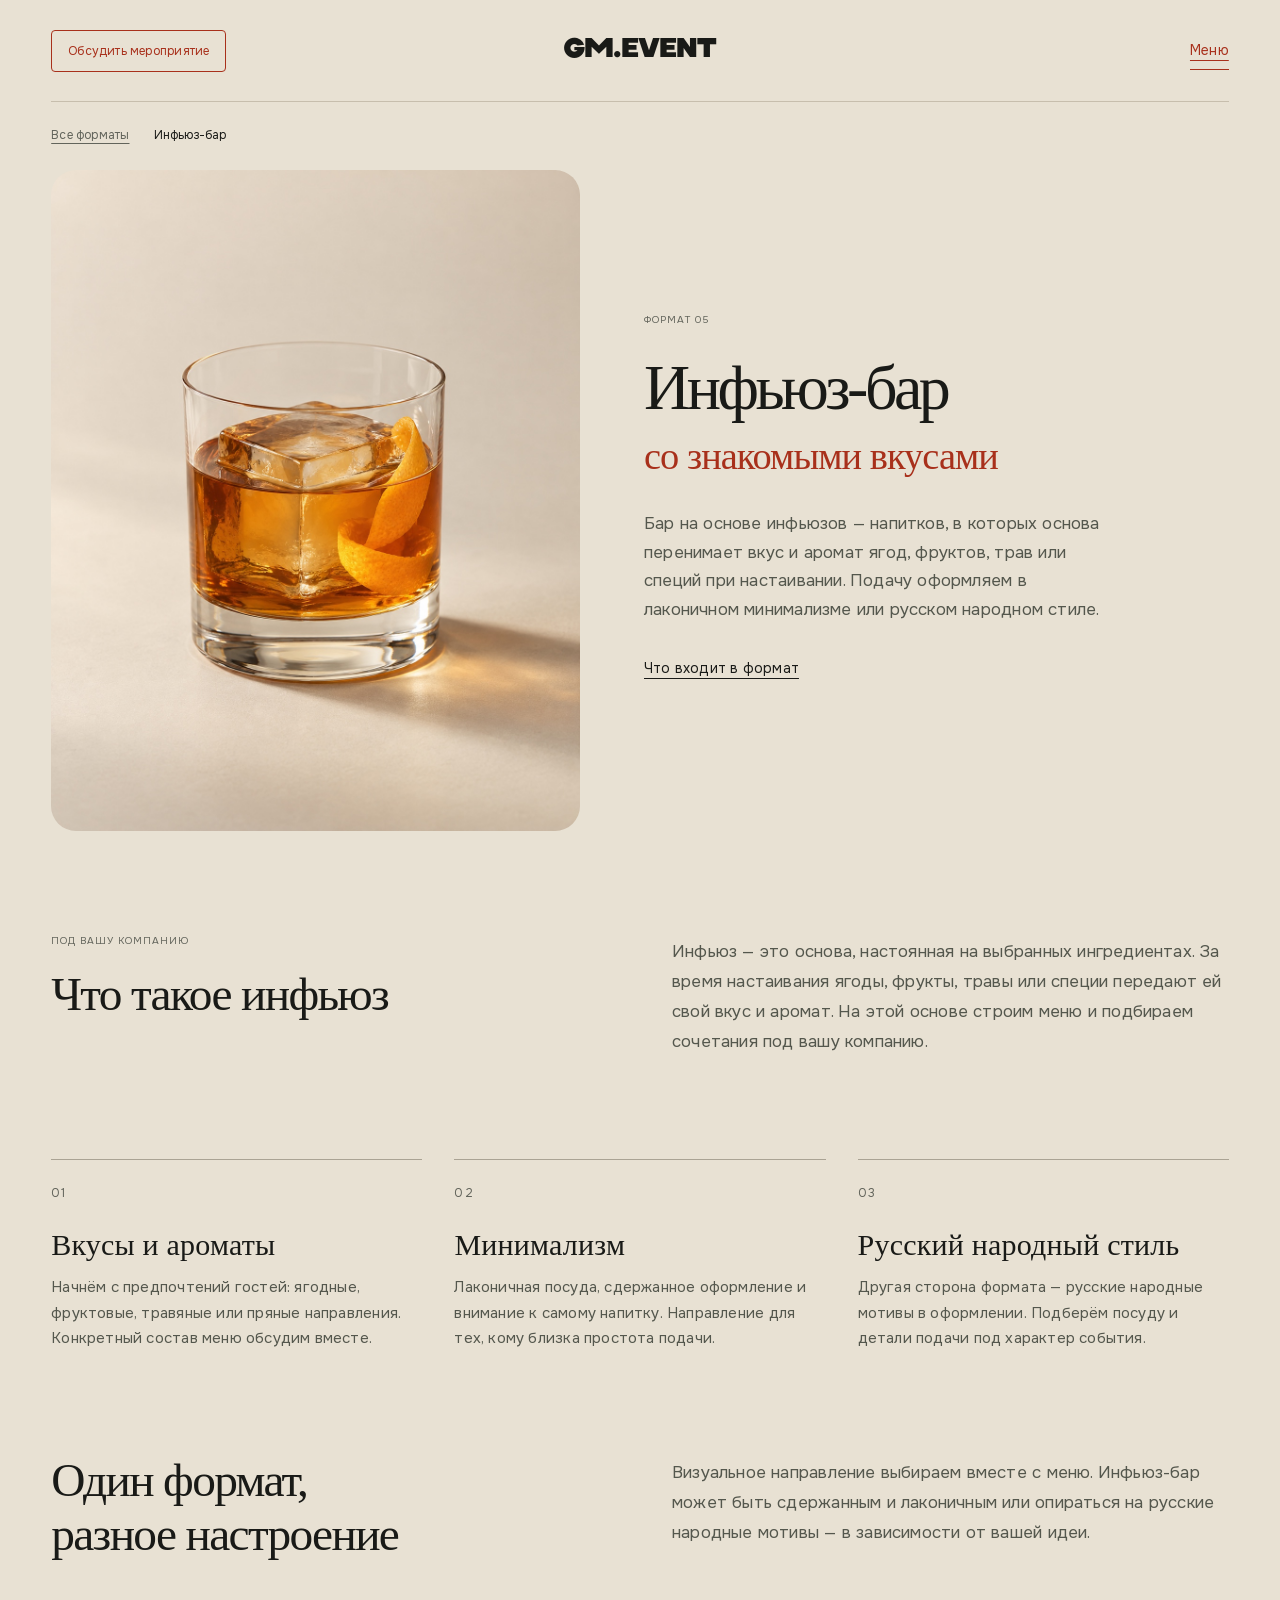
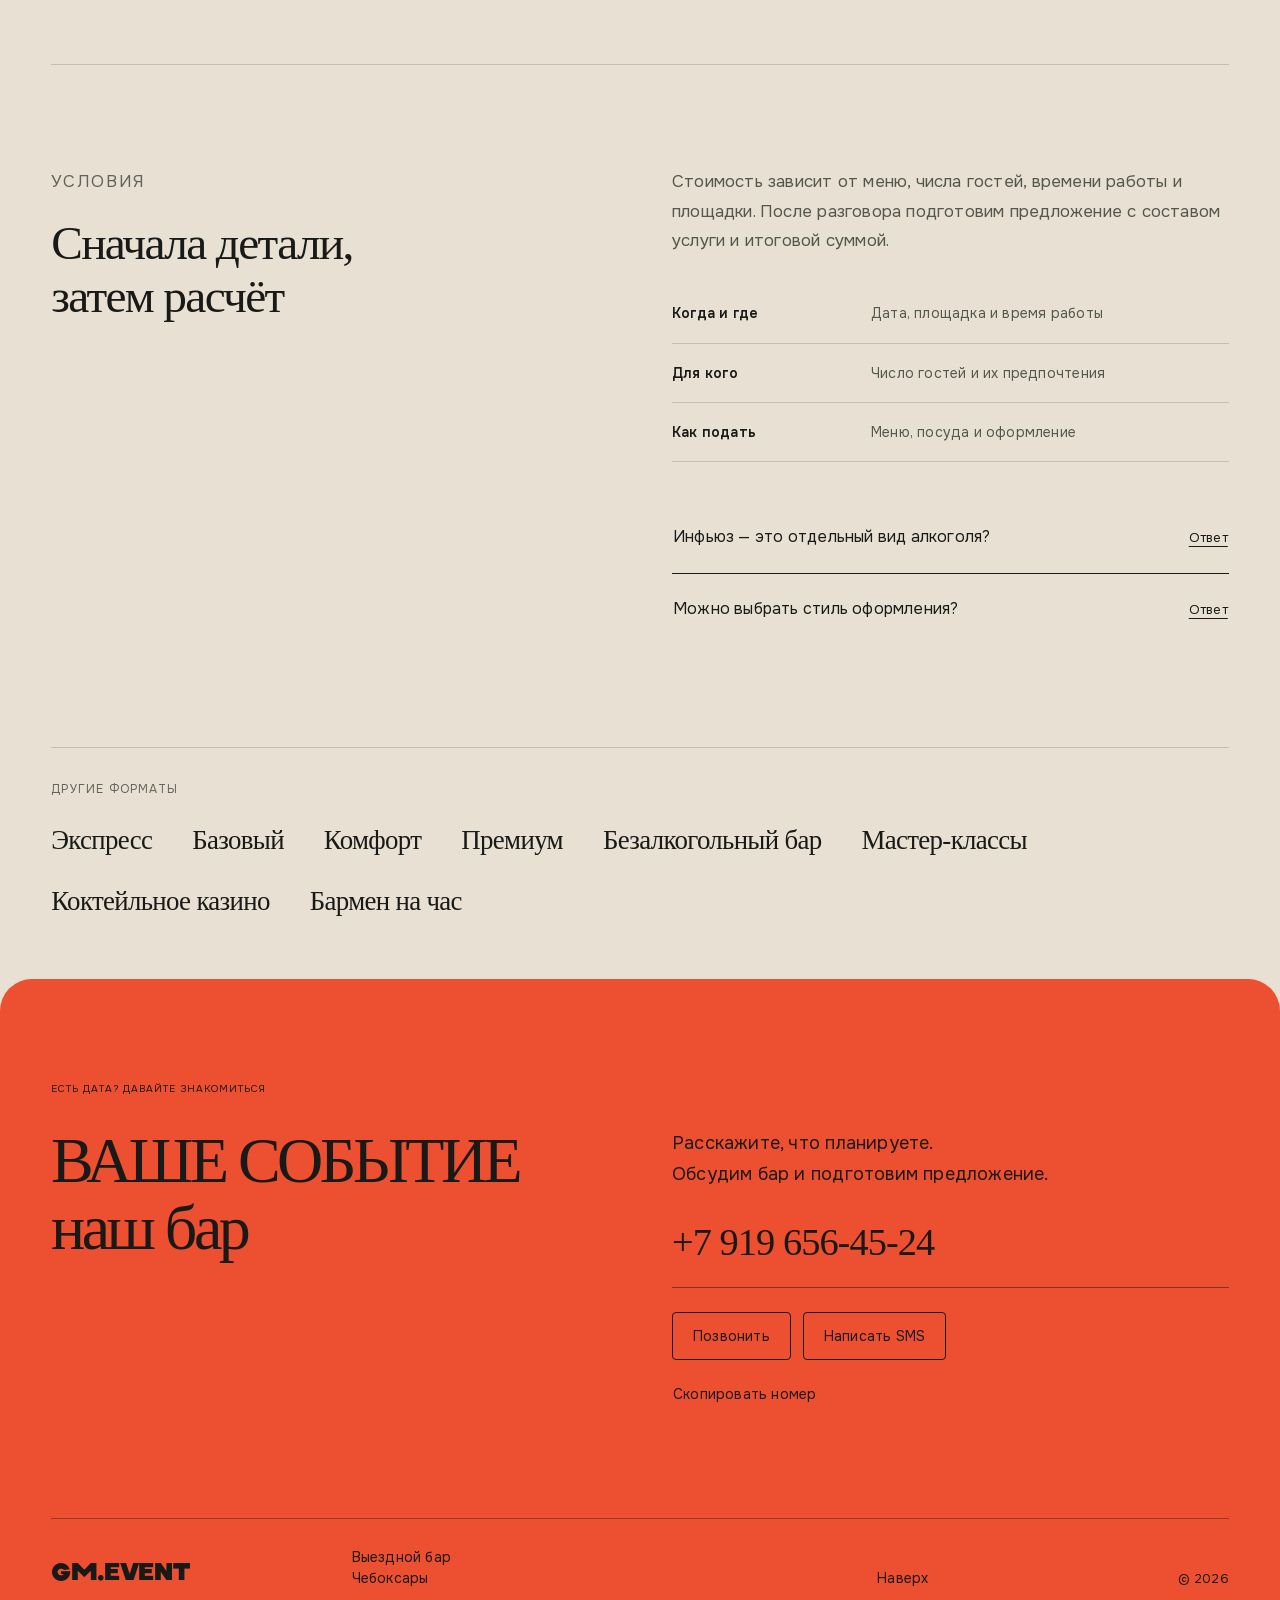
<file: infuse-bar/index.html>
<!doctype html><html lang="ru"><head><meta charset="utf-8"><meta name="viewport" content="width=device-width,initial-scale=1"><meta name="robots" content="noindex,nofollow"><title>Инфьюз-бар — GM.EVENT</title><meta name="description" content="Бар на основе инфьюзов — напитков, в которых основа перенимает вкус и аромат ягод, фруктов, трав или специй при настаивании. Подачу оформляем в лаконичном минимализме или русском народном стиле."><link rel="icon" href="[data-uri]"><link rel="stylesheet" href="../bar-style-3c5023ee49a8.css"></head><body style="--font-body:Onest;--font-logo:RAYDIS;--font-script:Cormorant Garamond"><div id="root" data-page="infuse-bar"><link rel="preload" as="image" href="../asset-rocks-v1-5a23c791d7.jpg"/><main class="bar-site product-page" id="top"><a class="skip-link" href="../infuse-bar/#product-details">К описанию формата</a><header class="header wrap"><a class="action-button header-cta" href="../infuse-bar/#contact"><span>Обсудить мероприятие</span></a><a href="../#home" class="monogram" aria-label="GM.EVENT — на главную">GM.EVENT</a><button type="button" class="menu-toggle" aria-haspopup="dialog" aria-expanded="false" aria-controls="site-menu">Меню</button></header><dialog id="site-menu" class="site-menu" aria-labelledby="site-menu-title"><div class="menu-layout wrap"><div class="menu-top"><a href="../#home" class="monogram" aria-label="GM.EVENT — на главную">GM.EVENT</a><button type="button" class="menu-close">Закрыть меню</button></div><nav class="menu-products" aria-labelledby="site-menu-title"><p class="eyebrow" id="site-menu-title">ВЫБЕРИТЕ ФОРМАТ</p><a href="../express/"><span class="menu-product-name">Экспресс</span></a><a href="../basic/"><span class="menu-product-name">Базовый</span></a><a href="../comfort/"><span class="menu-product-name">Комфорт</span></a><a href="../premium/"><span class="menu-product-name">Премиум</span></a><a href="../infuse-bar/" aria-current="page"><span class="menu-product-name">Инфьюз-бар</span></a><a href="../alcohol-free-bar/"><span class="menu-product-name">Безалкогольный бар</span></a><a href="../masterclasses/"><span class="menu-product-name">Мастер-классы</span></a><a href="../cocktail-casino/"><span class="menu-product-name">Коктейльное казино</span></a><a href="../bartender/"><span class="menu-product-name">Бармен на час</span></a></nav><nav class="menu-secondary" aria-label="Разделы сайта"><a href="../#presentation">Подача</a><a href="../#team">Команда</a><a href="../infuse-bar/#contact">Контакты</a></nav></div></dialog><div class="wrap"><nav class="product-breadcrumbs" aria-label="Путь к странице"><a href="../#formats">Все форматы</a><span aria-current="page">Инфьюз-бар</span></nav><section class="product-hero" aria-labelledby="product-title"><figure class="product-photo"><img src="../asset-rocks-v1-5a23c791d7.jpg" alt="Янтарный напиток со льдом и цедрой в лаконичном бокале" width="1122" height="1402" loading="eager"/></figure><div class="product-intro"><p class="eyebrow">ФОРМАТ <!-- -->05</p><h1 id="product-title"><span>Инфьюз-бар</span></h1><p class="product-accent">со знакомыми вкусами</p><p class="product-description">Бар на основе инфьюзов — напитков, в которых основа перенимает вкус и аромат ягод, фруктов, трав или специй при настаивании. Подачу оформляем в лаконичном минимализме или русском народном стиле.</p><a href="../infuse-bar/#product-details" class="product-detail-link">Что входит в формат</a></div></section><section class="product-overview section" id="product-details" aria-labelledby="product-overview-title"><div><p class="eyebrow">ПОД ВАШУ КОМПАНИЮ</p><h2 id="product-overview-title">Что такое инфьюз</h2></div><p>Инфьюз — это основа, настоянная на выбранных ингредиентах. За время настаивания ягоды, фрукты, травы или специи передают ей свой вкус и аромат. На этой основе строим меню и подбираем сочетания под вашу компанию.</p></section><section class="product-offer" aria-label="Что обсудим и подготовим"><article><span class="eyebrow">0<!-- -->1</span><h3>Вкусы и ароматы</h3><p>Начнём с предпочтений гостей: ягодные, фруктовые, травяные или пряные направления. Конкретный состав меню обсудим вместе.</p></article><article><span class="eyebrow">0<!-- -->2</span><h3>Минимализм</h3><p>Лаконичная посуда, сдержанное оформление и внимание к самому напитку. Направление для тех, кому близка простота подачи.</p></article><article><span class="eyebrow">0<!-- -->3</span><h3>Русский народный стиль</h3><p>Другая сторона формата — русские народные мотивы в оформлении. Подберём посуду и детали подачи под характер события.</p></article></section><section class="product-presentation section" aria-labelledby="product-presentation-title"><div class="product-overview"><h2 id="product-presentation-title">Один формат, разное настроение</h2><p>Визуальное направление выбираем вместе с меню. Инфьюз-бар может быть сдержанным и лаконичным или опираться на русские народные мотивы — в зависимости от вашей идеи.</p></div></section><section class="product-cost section" aria-labelledby="product-cost-title"><div><p class="eyebrow">УСЛОВИЯ</p><h2 id="product-cost-title">Сначала детали,<br/>затем расчёт</h2></div><div><p>Стоимость зависит от меню, числа гостей, времени работы и площадки. После разговора подготовим предложение с составом услуги и итоговой суммой.</p><dl class="product-brief"><div><dt>Когда и где</dt><dd>Дата, площадка и время работы</dd></div><div><dt>Для кого</dt><dd>Число гостей и их предпочтения</dd></div><div><dt>Как подать</dt><dd>Меню, посуда и оформление</dd></div></dl><div data-orientation="vertical" data-slot="accordion" class="flex w-full flex-col faq"><div data-orientation="vertical" data-hidden="" data-index="-1" data-closed="" data-slot="accordion-item" class="not-last:border-b"><h3 data-orientation="vertical" data-hidden="" data-index="-1" data-closed="" class="flex"><button type="button" data-value="" data-orientation="vertical" data-hidden="" data-index="-1" tabindex="0" aria-disabled="false" aria-expanded="false" id="base-ui-_R_1tjH2_" data-slot="accordion-trigger" class="focus-visible:ring-ring/50 focus-visible:border-ring focus-visible:after:border-ring **:data-[slot=accordion-trigger-icon]:text-muted-foreground rounded-lg py-2.5 text-left text-sm font-medium hover:underline focus-visible:ring-3 **:data-[slot=accordion-trigger-icon]:ml-auto **:data-[slot=accordion-trigger-icon]:size-4 group/accordion-trigger relative flex flex-1 items-start justify-between border border-transparent transition-all outline-none aria-disabled:pointer-events-none aria-disabled:opacity-50 faq-trigger">Инфьюз — это отдельный вид алкоголя?<span class="accordion-state" aria-hidden="true"><span class="when-closed">Ответ</span><span class="when-open">Скрыть</span></span></button></h3></div><div data-orientation="vertical" data-hidden="" data-index="-1" data-closed="" data-slot="accordion-item" class="not-last:border-b"><h3 data-orientation="vertical" data-hidden="" data-index="-1" data-closed="" class="flex"><button type="button" data-value="" data-orientation="vertical" data-hidden="" data-index="-1" tabindex="0" aria-disabled="false" aria-expanded="false" id="base-ui-_R_2tjH2_" data-slot="accordion-trigger" class="focus-visible:ring-ring/50 focus-visible:border-ring focus-visible:after:border-ring **:data-[slot=accordion-trigger-icon]:text-muted-foreground rounded-lg py-2.5 text-left text-sm font-medium hover:underline focus-visible:ring-3 **:data-[slot=accordion-trigger-icon]:ml-auto **:data-[slot=accordion-trigger-icon]:size-4 group/accordion-trigger relative flex flex-1 items-start justify-between border border-transparent transition-all outline-none aria-disabled:pointer-events-none aria-disabled:opacity-50 faq-trigger">Можно выбрать стиль оформления?<span class="accordion-state" aria-hidden="true"><span class="when-closed">Ответ</span><span class="when-open">Скрыть</span></span></button></h3></div></div></div></section><nav class="other-formats" aria-label="Другие форматы"><p class="eyebrow">ДРУГИЕ ФОРМАТЫ</p><div><a href="../express/">Экспресс</a><a href="../basic/">Базовый</a><a href="../comfort/">Комфорт</a><a href="../premium/">Премиум</a><a href="../alcohol-free-bar/">Безалкогольный бар</a><a href="../masterclasses/">Мастер-классы</a><a href="../cocktail-casino/">Коктейльное казино</a><a href="../bartender/">Бармен на час</a></div></nav></div><footer class="contact" id="contact"><div class="wrap section"><p class="eyebrow">ЕСТЬ ДАТА? ДАВАЙТЕ ЗНАКОМИТЬСЯ</p><div class="contact-grid"><div class="contact-title"><h2 class="paired-heading"><span class="heading-line">ВАШЕ СОБЫТИЕ</span><span class="section-script">наш бар</span></h2></div><div class="contact-info"><p>Расскажите, что планируете.<br/>Обсудим бар и подготовим предложение.</p><a class="phone-link" href="tel:+79196564524">+7 919 656-45-24</a><div class="contact-actions"><a class="action-button contact-button" href="tel:+79196564524">Позвонить</a><a class="action-button contact-button outline-button" href="sms:+79196564524?body=%D0%97%D0%B4%D1%80%D0%B0%D0%B2%D1%81%D1%82%D0%B2%D1%83%D0%B9%D1%82%D0%B5!%20%D0%A5%D0%BE%D1%82%D0%B8%D0%BC%20%D0%BE%D0%B1%D1%81%D1%83%D0%B4%D0%B8%D1%82%D1%8C%20%D0%B8%D0%BD%D1%84%D1%8C%D1%8E%D0%B7-%D0%B1%D0%B0%D1%80.%20%D0%94%D0%B0%D1%82%D0%B0%3A%20.%20%D0%93%D0%BE%D1%81%D1%82%D0%B5%D0%B9%3A%20.%20%D0%9F%D0%BB%D0%BE%D1%89%D0%B0%D0%B4%D0%BA%D0%B0%3A%20.">Написать SMS</a></div><button type="button" tabindex="0" data-slot="button" class="group/button inline-flex shrink-0 items-center justify-center rounded-lg border border-transparent bg-clip-padding text-sm font-medium whitespace-nowrap transition-all outline-none select-none focus-visible:border-ring focus-visible:ring-3 focus-visible:ring-ring/50 active:not-aria-[haspopup]:translate-y-px disabled:pointer-events-none disabled:opacity-50 aria-invalid:border-destructive aria-invalid:ring-3 aria-invalid:ring-destructive/20 dark:aria-invalid:border-destructive/50 dark:aria-invalid:ring-destructive/40 [&amp;_svg]:pointer-events-none [&amp;_svg]:shrink-0 [&amp;_svg:not([class*=&#x27;size-&#x27;])]:size-4 hover:bg-muted hover:text-foreground aria-expanded:bg-muted aria-expanded:text-foreground dark:hover:bg-muted/50 h-8 gap-1.5 px-2.5 has-data-[icon=inline-end]:pr-2 has-data-[icon=inline-start]:pl-2 copy-phone">Скопировать номер</button><output class="copy-status" aria-live="polite"></output></div></div><div class="footer-bottom"><a href="../#home" class="brand" aria-label="GM.EVENT — на главную">GM.EVENT</a><p>Выездной бар<br/>Чебоксары</p><a href="../infuse-bar/#top">Наверх</a><span>© 2026</span></div></div></footer></main></div><script defer src="../bar-app-e9ab03e9aeef.js"></script></body></html>
</file>
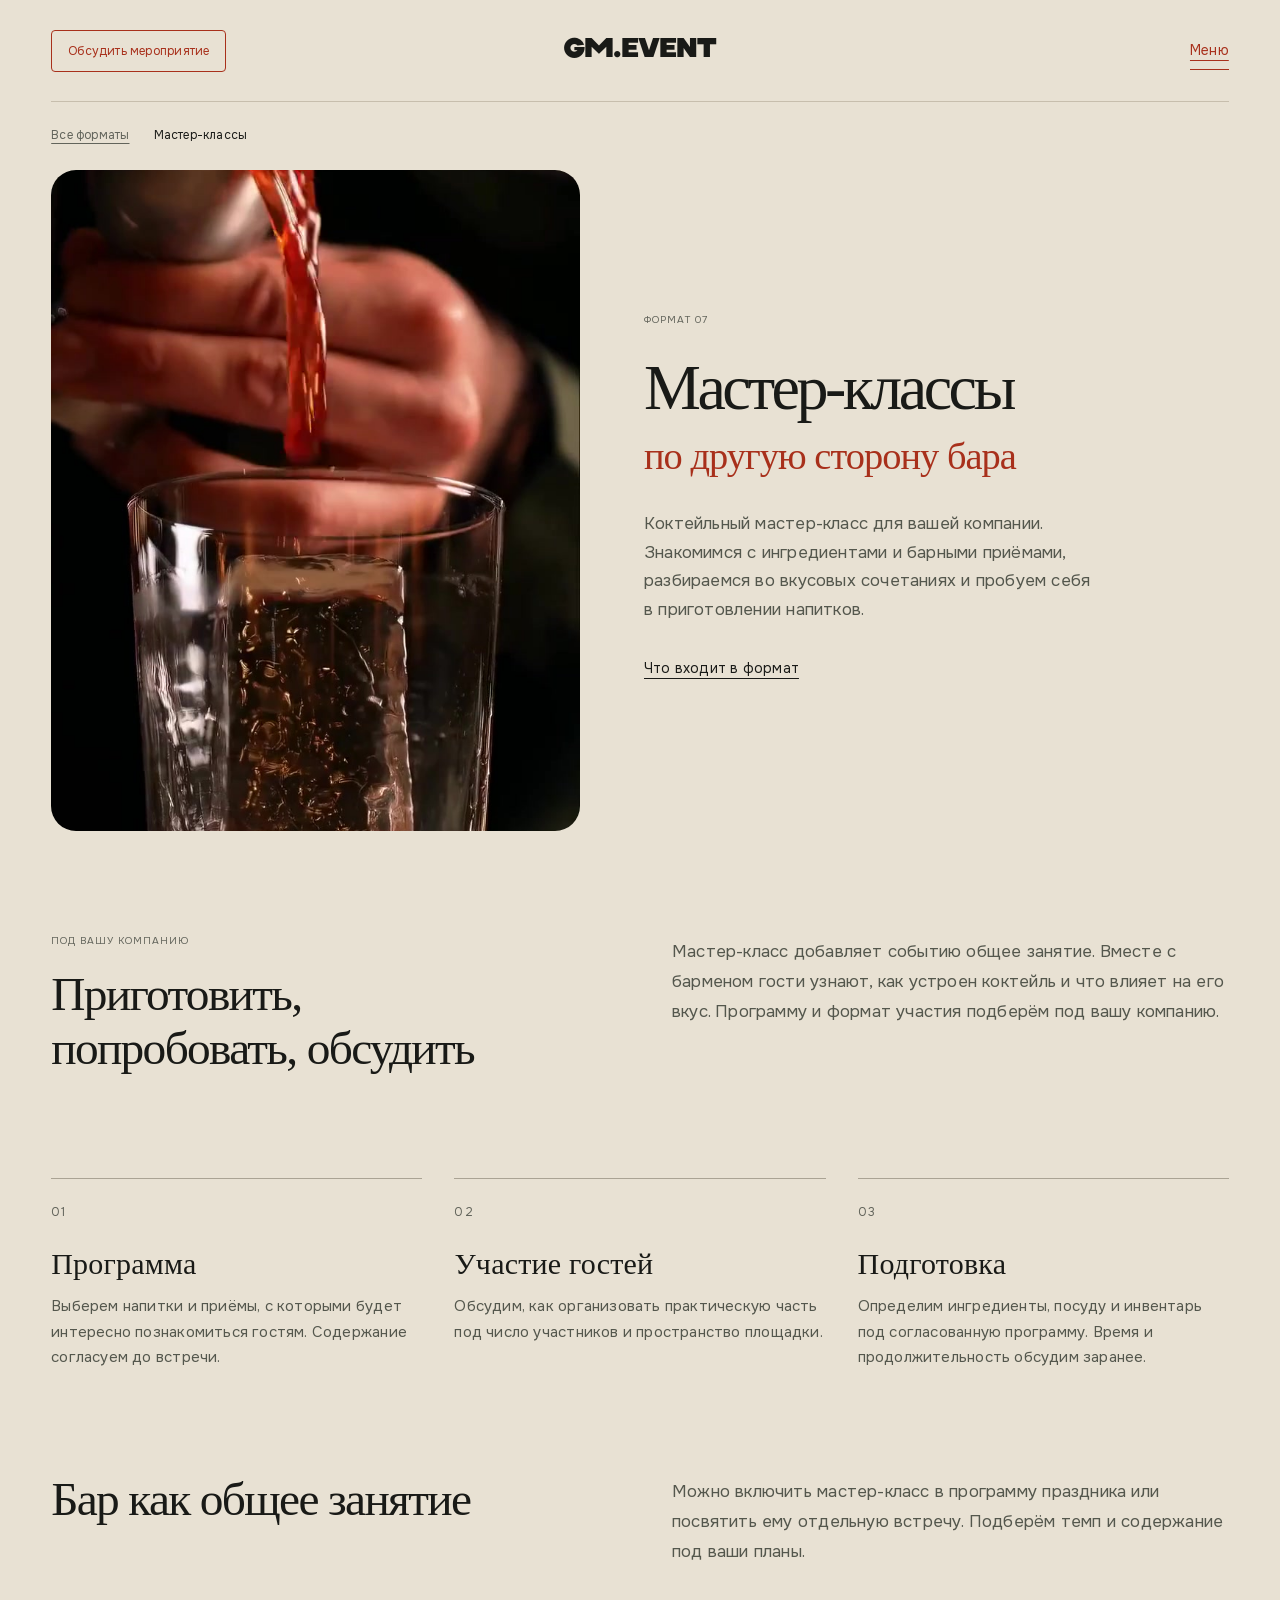
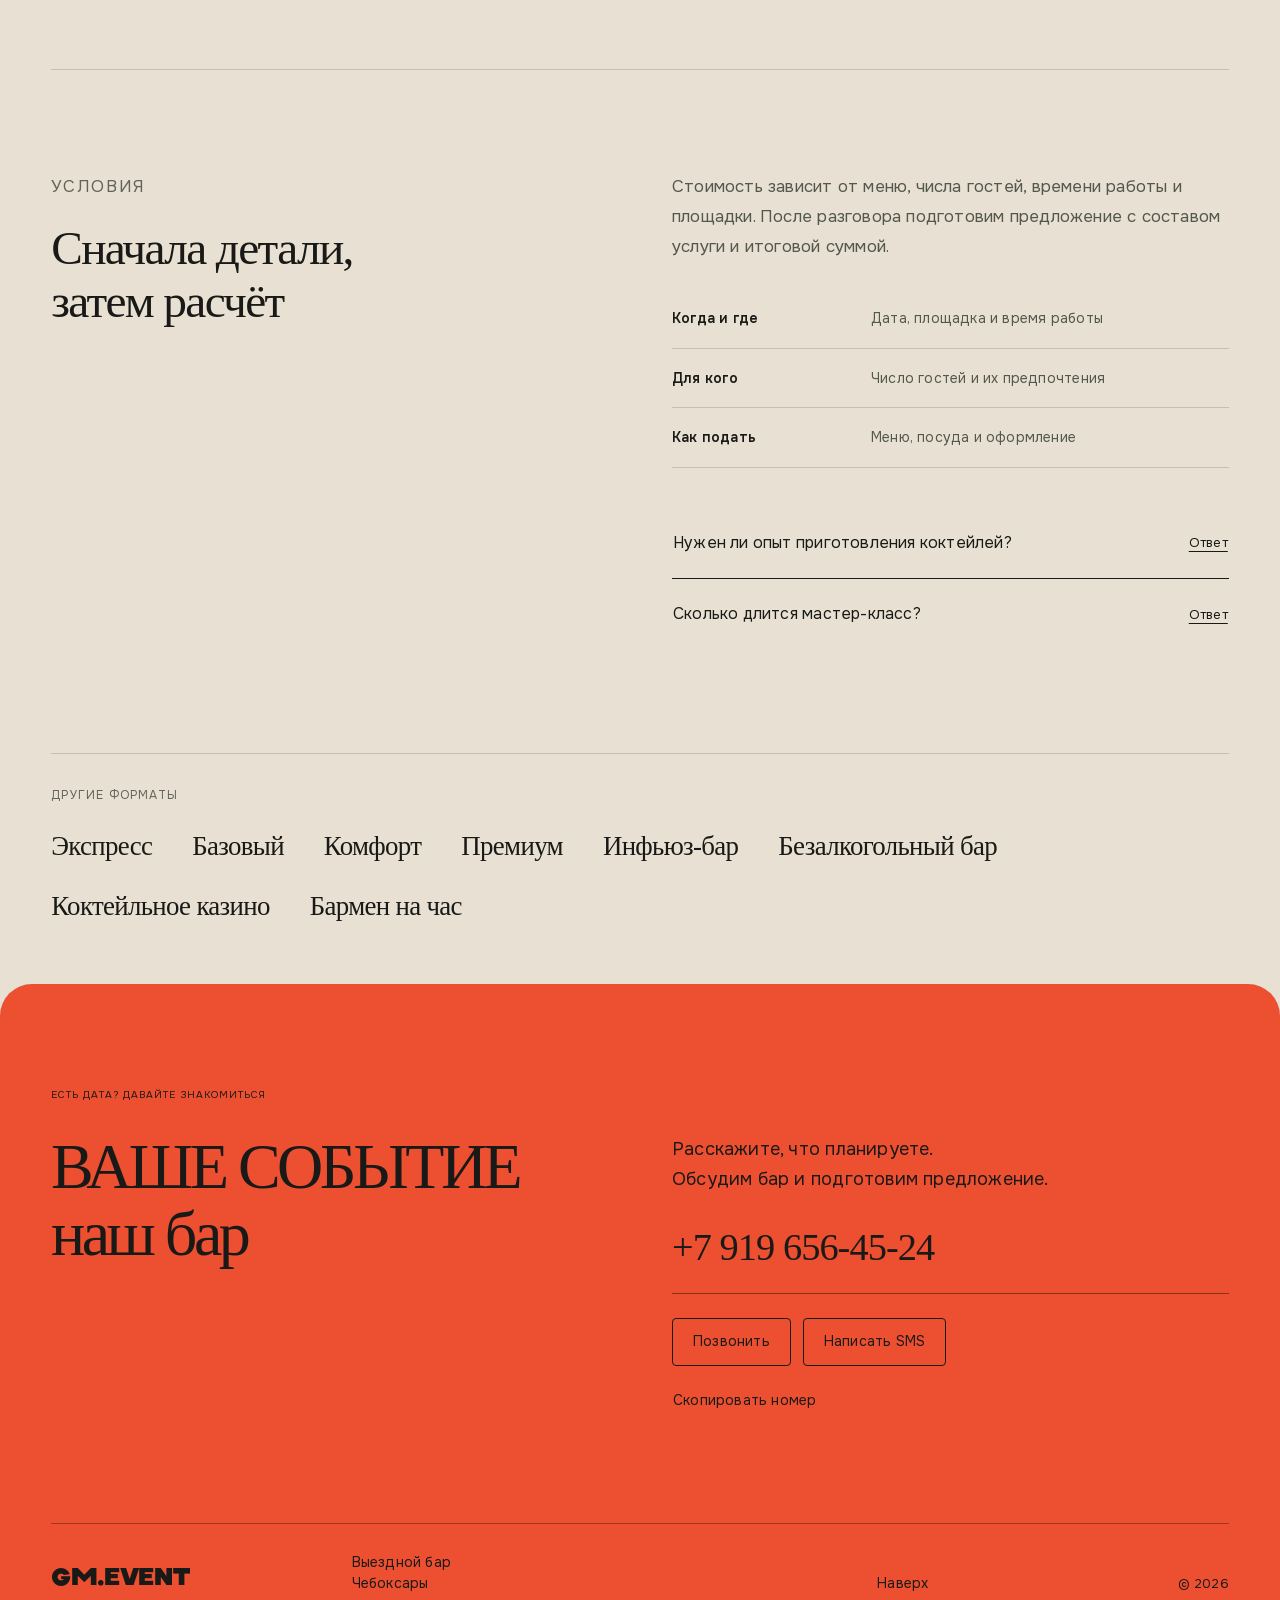
<file: masterclasses/index.html>
<!doctype html><html lang="ru"><head><meta charset="utf-8"><meta name="viewport" content="width=device-width,initial-scale=1"><meta name="robots" content="noindex,nofollow"><title>Мастер-классы — GM.EVENT</title><meta name="description" content="Коктейльный мастер-класс для вашей компании. Знакомимся с ингредиентами и барными приёмами, разбираемся во вкусовых сочетаниях и пробуем себя в приготовлении напитков."><link rel="icon" href="[data-uri]"><link rel="stylesheet" href="../bar-style-3c5023ee49a8.css"></head><body style="--font-body:Onest;--font-logo:RAYDIS;--font-script:Cormorant Garamond"><div id="root" data-page="masterclasses"><link rel="preload" as="image" href="../asset-hero-video-poster-0232e0870b.jpg"/><main class="bar-site product-page" id="top"><a class="skip-link" href="../masterclasses/#product-details">К описанию формата</a><header class="header wrap"><a class="action-button header-cta" href="../masterclasses/#contact"><span>Обсудить мероприятие</span></a><a href="../#home" class="monogram" aria-label="GM.EVENT — на главную">GM.EVENT</a><button type="button" class="menu-toggle" aria-haspopup="dialog" aria-expanded="false" aria-controls="site-menu">Меню</button></header><dialog id="site-menu" class="site-menu" aria-labelledby="site-menu-title"><div class="menu-layout wrap"><div class="menu-top"><a href="../#home" class="monogram" aria-label="GM.EVENT — на главную">GM.EVENT</a><button type="button" class="menu-close">Закрыть меню</button></div><nav class="menu-products" aria-labelledby="site-menu-title"><p class="eyebrow" id="site-menu-title">ВЫБЕРИТЕ ФОРМАТ</p><a href="../express/"><span class="menu-product-name">Экспресс</span></a><a href="../basic/"><span class="menu-product-name">Базовый</span></a><a href="../comfort/"><span class="menu-product-name">Комфорт</span></a><a href="../premium/"><span class="menu-product-name">Премиум</span></a><a href="../infuse-bar/"><span class="menu-product-name">Инфьюз-бар</span></a><a href="../alcohol-free-bar/"><span class="menu-product-name">Безалкогольный бар</span></a><a href="../masterclasses/" aria-current="page"><span class="menu-product-name">Мастер-классы</span></a><a href="../cocktail-casino/"><span class="menu-product-name">Коктейльное казино</span></a><a href="../bartender/"><span class="menu-product-name">Бармен на час</span></a></nav><nav class="menu-secondary" aria-label="Разделы сайта"><a href="../#presentation">Подача</a><a href="../#team">Команда</a><a href="../masterclasses/#contact">Контакты</a></nav></div></dialog><div class="wrap"><nav class="product-breadcrumbs" aria-label="Путь к странице"><a href="../#formats">Все форматы</a><span aria-current="page">Мастер-классы</span></nav><section class="product-hero" aria-labelledby="product-title"><figure class="product-photo"><img src="../asset-hero-video-poster-0232e0870b.jpg" alt="Руки бармена во время приготовления напитка" width="1122" height="1402" loading="eager"/></figure><div class="product-intro product-intro-long"><p class="eyebrow">ФОРМАТ <!-- -->07</p><h1 id="product-title"><span>Мастер-классы</span></h1><p class="product-accent">по другую сторону бара</p><p class="product-description">Коктейльный мастер-класс для вашей компании. Знакомимся с ингредиентами и барными приёмами, разбираемся во вкусовых сочетаниях и пробуем себя в приготовлении напитков.</p><a href="../masterclasses/#product-details" class="product-detail-link">Что входит в формат</a></div></section><section class="product-overview section" id="product-details" aria-labelledby="product-overview-title"><div><p class="eyebrow">ПОД ВАШУ КОМПАНИЮ</p><h2 id="product-overview-title">Приготовить, попробовать, обсудить</h2></div><p>Мастер-класс добавляет событию общее занятие. Вместе с барменом гости узнают, как устроен коктейль и что влияет на его вкус. Программу и формат участия подберём под вашу компанию.</p></section><section class="product-offer" aria-label="Что обсудим и подготовим"><article><span class="eyebrow">0<!-- -->1</span><h3>Программа</h3><p>Выберем напитки и приёмы, с которыми будет интересно познакомиться гостям. Содержание согласуем до встречи.</p></article><article><span class="eyebrow">0<!-- -->2</span><h3>Участие гостей</h3><p>Обсудим, как организовать практическую часть под число участников и пространство площадки.</p></article><article><span class="eyebrow">0<!-- -->3</span><h3>Подготовка</h3><p>Определим ингредиенты, посуду и инвентарь под согласованную программу. Время и продолжительность обсудим заранее.</p></article></section><section class="product-presentation section" aria-labelledby="product-presentation-title"><div class="product-overview"><h2 id="product-presentation-title">Бар как общее занятие</h2><p>Можно включить мастер-класс в программу праздника или посвятить ему отдельную встречу. Подберём темп и содержание под ваши планы.</p></div></section><section class="product-cost section" aria-labelledby="product-cost-title"><div><p class="eyebrow">УСЛОВИЯ</p><h2 id="product-cost-title">Сначала детали,<br/>затем расчёт</h2></div><div><p>Стоимость зависит от меню, числа гостей, времени работы и площадки. После разговора подготовим предложение с составом услуги и итоговой суммой.</p><dl class="product-brief"><div><dt>Когда и где</dt><dd>Дата, площадка и время работы</dd></div><div><dt>Для кого</dt><dd>Число гостей и их предпочтения</dd></div><div><dt>Как подать</dt><dd>Меню, посуда и оформление</dd></div></dl><div data-orientation="vertical" data-slot="accordion" class="flex w-full flex-col faq"><div data-orientation="vertical" data-hidden="" data-index="-1" data-closed="" data-slot="accordion-item" class="not-last:border-b"><h3 data-orientation="vertical" data-hidden="" data-index="-1" data-closed="" class="flex"><button type="button" data-value="" data-orientation="vertical" data-hidden="" data-index="-1" tabindex="0" aria-disabled="false" aria-expanded="false" id="base-ui-_R_1tjH2_" data-slot="accordion-trigger" class="focus-visible:ring-ring/50 focus-visible:border-ring focus-visible:after:border-ring **:data-[slot=accordion-trigger-icon]:text-muted-foreground rounded-lg py-2.5 text-left text-sm font-medium hover:underline focus-visible:ring-3 **:data-[slot=accordion-trigger-icon]:ml-auto **:data-[slot=accordion-trigger-icon]:size-4 group/accordion-trigger relative flex flex-1 items-start justify-between border border-transparent transition-all outline-none aria-disabled:pointer-events-none aria-disabled:opacity-50 faq-trigger">Нужен ли опыт приготовления коктейлей?<span class="accordion-state" aria-hidden="true"><span class="when-closed">Ответ</span><span class="when-open">Скрыть</span></span></button></h3></div><div data-orientation="vertical" data-hidden="" data-index="-1" data-closed="" data-slot="accordion-item" class="not-last:border-b"><h3 data-orientation="vertical" data-hidden="" data-index="-1" data-closed="" class="flex"><button type="button" data-value="" data-orientation="vertical" data-hidden="" data-index="-1" tabindex="0" aria-disabled="false" aria-expanded="false" id="base-ui-_R_2tjH2_" data-slot="accordion-trigger" class="focus-visible:ring-ring/50 focus-visible:border-ring focus-visible:after:border-ring **:data-[slot=accordion-trigger-icon]:text-muted-foreground rounded-lg py-2.5 text-left text-sm font-medium hover:underline focus-visible:ring-3 **:data-[slot=accordion-trigger-icon]:ml-auto **:data-[slot=accordion-trigger-icon]:size-4 group/accordion-trigger relative flex flex-1 items-start justify-between border border-transparent transition-all outline-none aria-disabled:pointer-events-none aria-disabled:opacity-50 faq-trigger">Сколько длится мастер-класс?<span class="accordion-state" aria-hidden="true"><span class="when-closed">Ответ</span><span class="when-open">Скрыть</span></span></button></h3></div></div></div></section><nav class="other-formats" aria-label="Другие форматы"><p class="eyebrow">ДРУГИЕ ФОРМАТЫ</p><div><a href="../express/">Экспресс</a><a href="../basic/">Базовый</a><a href="../comfort/">Комфорт</a><a href="../premium/">Премиум</a><a href="../infuse-bar/">Инфьюз-бар</a><a href="../alcohol-free-bar/">Безалкогольный бар</a><a href="../cocktail-casino/">Коктейльное казино</a><a href="../bartender/">Бармен на час</a></div></nav></div><footer class="contact" id="contact"><div class="wrap section"><p class="eyebrow">ЕСТЬ ДАТА? ДАВАЙТЕ ЗНАКОМИТЬСЯ</p><div class="contact-grid"><div class="contact-title"><h2 class="paired-heading"><span class="heading-line">ВАШЕ СОБЫТИЕ</span><span class="section-script">наш бар</span></h2></div><div class="contact-info"><p>Расскажите, что планируете.<br/>Обсудим бар и подготовим предложение.</p><a class="phone-link" href="tel:+79196564524">+7 919 656-45-24</a><div class="contact-actions"><a class="action-button contact-button" href="tel:+79196564524">Позвонить</a><a class="action-button contact-button outline-button" href="sms:+79196564524?body=%D0%97%D0%B4%D1%80%D0%B0%D0%B2%D1%81%D1%82%D0%B2%D1%83%D0%B9%D1%82%D0%B5!%20%D0%A5%D0%BE%D1%82%D0%B8%D0%BC%20%D0%BE%D0%B1%D1%81%D1%83%D0%B4%D0%B8%D1%82%D1%8C%20%D0%BA%D0%BE%D0%BA%D1%82%D0%B5%D0%B9%D0%BB%D1%8C%D0%BD%D1%8B%D0%B9%20%D0%BC%D0%B0%D1%81%D1%82%D0%B5%D1%80-%D0%BA%D0%BB%D0%B0%D1%81%D1%81.%20%D0%94%D0%B0%D1%82%D0%B0%3A%20.%20%D0%93%D0%BE%D1%81%D1%82%D0%B5%D0%B9%3A%20.%20%D0%9F%D0%BB%D0%BE%D1%89%D0%B0%D0%B4%D0%BA%D0%B0%3A%20.">Написать SMS</a></div><button type="button" tabindex="0" data-slot="button" class="group/button inline-flex shrink-0 items-center justify-center rounded-lg border border-transparent bg-clip-padding text-sm font-medium whitespace-nowrap transition-all outline-none select-none focus-visible:border-ring focus-visible:ring-3 focus-visible:ring-ring/50 active:not-aria-[haspopup]:translate-y-px disabled:pointer-events-none disabled:opacity-50 aria-invalid:border-destructive aria-invalid:ring-3 aria-invalid:ring-destructive/20 dark:aria-invalid:border-destructive/50 dark:aria-invalid:ring-destructive/40 [&amp;_svg]:pointer-events-none [&amp;_svg]:shrink-0 [&amp;_svg:not([class*=&#x27;size-&#x27;])]:size-4 hover:bg-muted hover:text-foreground aria-expanded:bg-muted aria-expanded:text-foreground dark:hover:bg-muted/50 h-8 gap-1.5 px-2.5 has-data-[icon=inline-end]:pr-2 has-data-[icon=inline-start]:pl-2 copy-phone">Скопировать номер</button><output class="copy-status" aria-live="polite"></output></div></div><div class="footer-bottom"><a href="../#home" class="brand" aria-label="GM.EVENT — на главную">GM.EVENT</a><p>Выездной бар<br/>Чебоксары</p><a href="../masterclasses/#top">Наверх</a><span>© 2026</span></div></div></footer></main></div><script defer src="../bar-app-e9ab03e9aeef.js"></script></body></html>
</file>
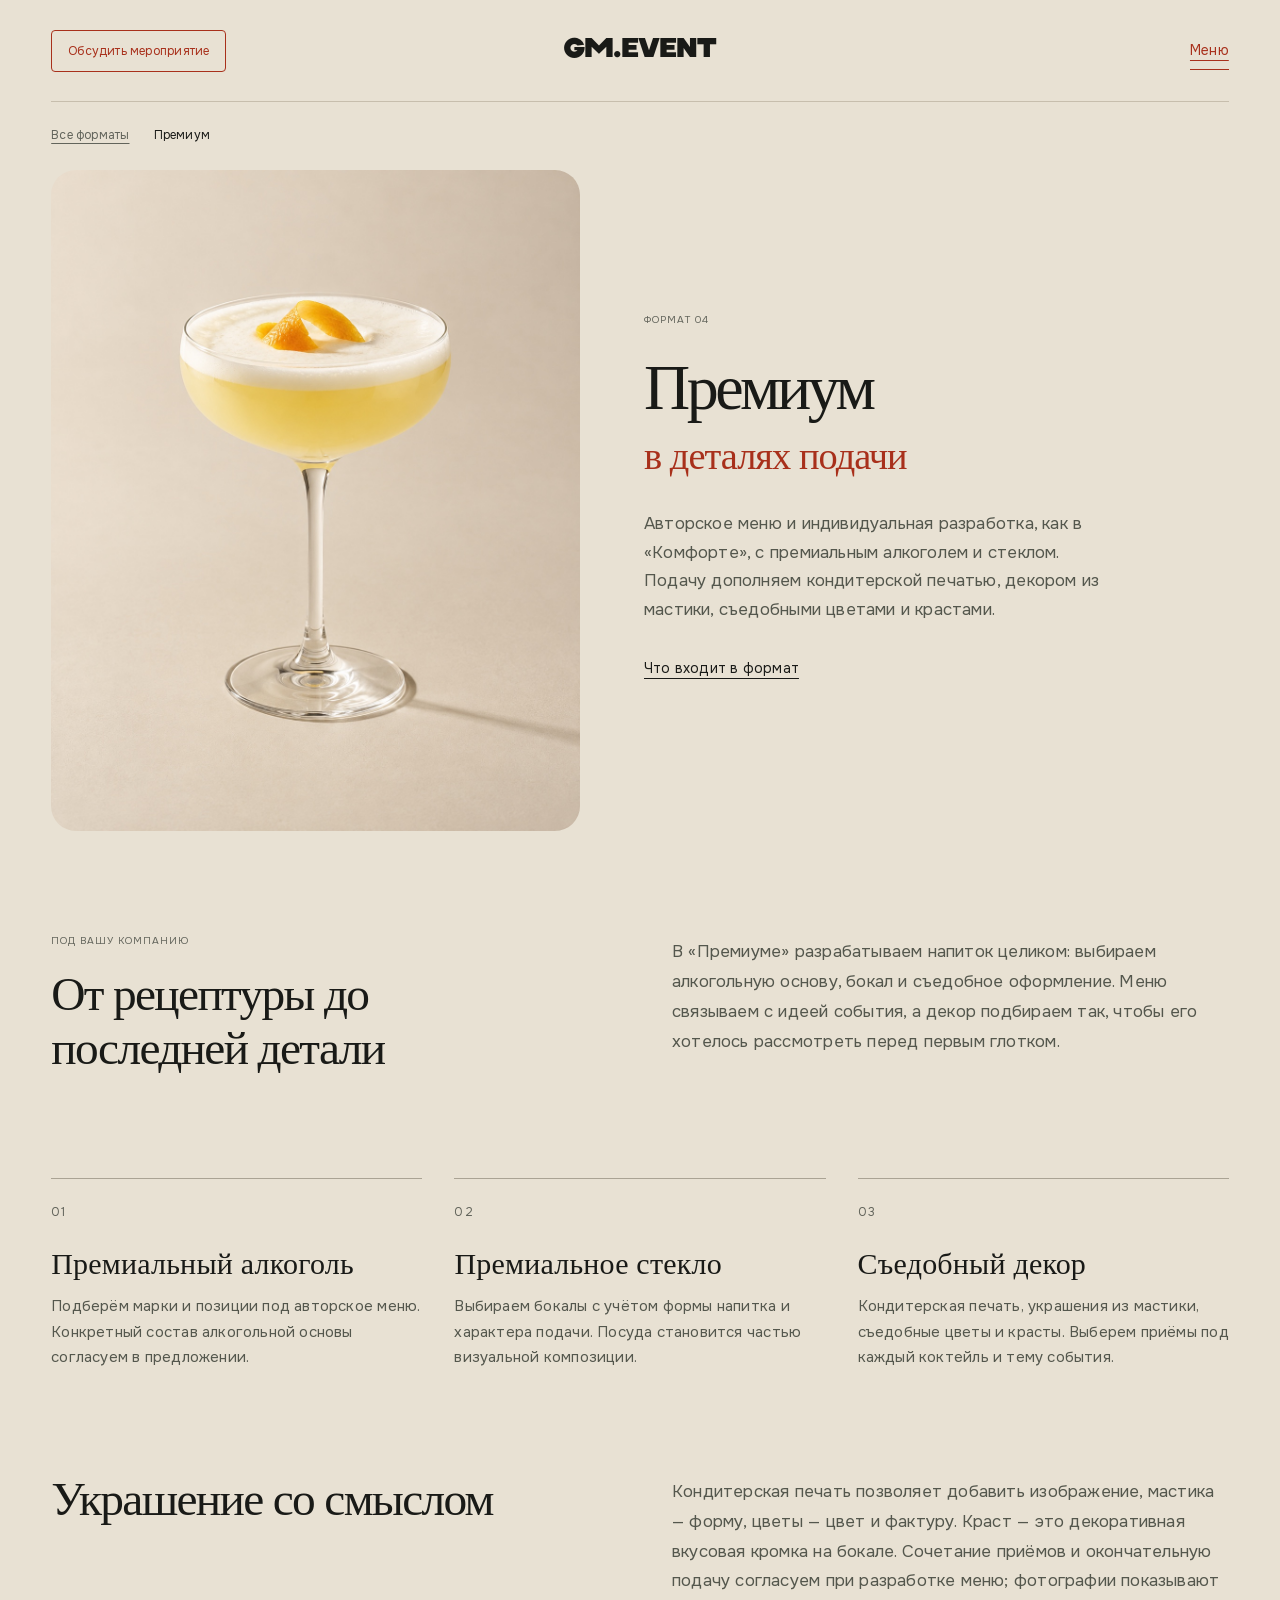
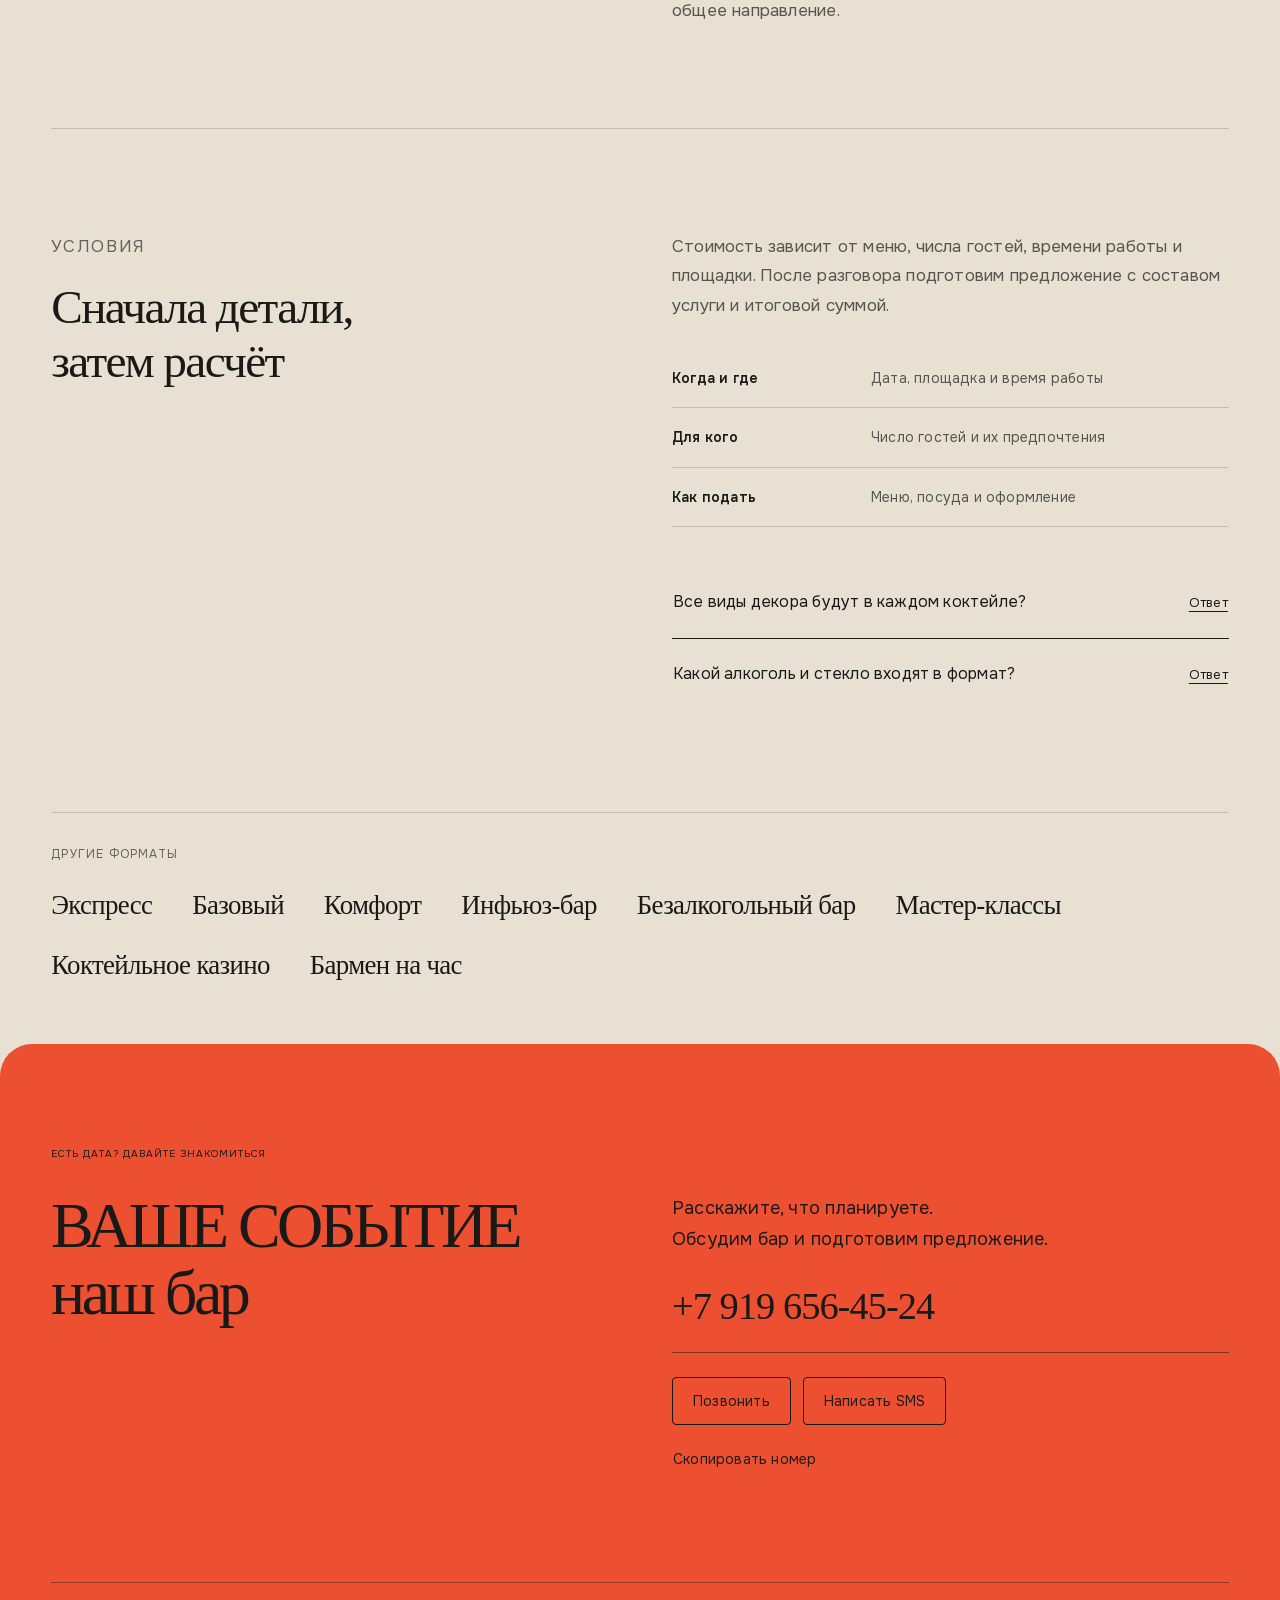
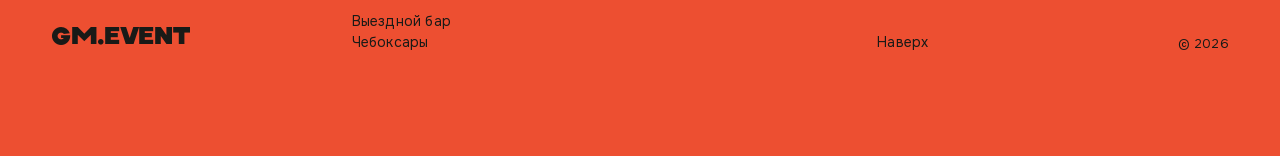
<file: premium/index.html>
<!doctype html><html lang="ru"><head><meta charset="utf-8"><meta name="viewport" content="width=device-width,initial-scale=1"><meta name="robots" content="noindex,nofollow"><title>Премиум — GM.EVENT</title><meta name="description" content="Авторское меню и индивидуальная разработка, как в «Комфорте», с премиальным алкоголем и стеклом. Подачу дополняем кондитерской печатью, декором из мастики, съедобными цветами и крастами."><link rel="icon" href="[data-uri]"><link rel="stylesheet" href="../bar-style-3c5023ee49a8.css"></head><body style="--font-body:Onest;--font-logo:RAYDIS;--font-script:Cormorant Garamond"><div id="root" data-page="premium"><link rel="preload" as="image" href="../asset-coupe-v1-a9d5fb5de2.jpg"/><main class="bar-site product-page" id="top"><a class="skip-link" href="../premium/#product-details">К описанию формата</a><header class="header wrap"><a class="action-button header-cta" href="../premium/#contact"><span>Обсудить мероприятие</span></a><a href="../#home" class="monogram" aria-label="GM.EVENT — на главную">GM.EVENT</a><button type="button" class="menu-toggle" aria-haspopup="dialog" aria-expanded="false" aria-controls="site-menu">Меню</button></header><dialog id="site-menu" class="site-menu" aria-labelledby="site-menu-title"><div class="menu-layout wrap"><div class="menu-top"><a href="../#home" class="monogram" aria-label="GM.EVENT — на главную">GM.EVENT</a><button type="button" class="menu-close">Закрыть меню</button></div><nav class="menu-products" aria-labelledby="site-menu-title"><p class="eyebrow" id="site-menu-title">ВЫБЕРИТЕ ФОРМАТ</p><a href="../express/"><span class="menu-product-name">Экспресс</span></a><a href="../basic/"><span class="menu-product-name">Базовый</span></a><a href="../comfort/"><span class="menu-product-name">Комфорт</span></a><a href="../premium/" aria-current="page"><span class="menu-product-name">Премиум</span></a><a href="../infuse-bar/"><span class="menu-product-name">Инфьюз-бар</span></a><a href="../alcohol-free-bar/"><span class="menu-product-name">Безалкогольный бар</span></a><a href="../masterclasses/"><span class="menu-product-name">Мастер-классы</span></a><a href="../cocktail-casino/"><span class="menu-product-name">Коктейльное казино</span></a><a href="../bartender/"><span class="menu-product-name">Бармен на час</span></a></nav><nav class="menu-secondary" aria-label="Разделы сайта"><a href="../#presentation">Подача</a><a href="../#team">Команда</a><a href="../premium/#contact">Контакты</a></nav></div></dialog><div class="wrap"><nav class="product-breadcrumbs" aria-label="Путь к странице"><a href="../#formats">Все форматы</a><span aria-current="page">Премиум</span></nav><section class="product-hero" aria-labelledby="product-title"><figure class="product-photo"><img src="../asset-coupe-v1-a9d5fb5de2.jpg" alt="Коктейль в тонком стеклянном бокале — пример направления подачи" width="1122" height="1402" loading="eager"/></figure><div class="product-intro"><p class="eyebrow">ФОРМАТ <!-- -->04</p><h1 id="product-title"><span>Премиум</span></h1><p class="product-accent">в деталях подачи</p><p class="product-description">Авторское меню и индивидуальная разработка, как в «Комфорте», с премиальным алкоголем и стеклом. Подачу дополняем кондитерской печатью, декором из мастики, съедобными цветами и крастами.</p><a href="../premium/#product-details" class="product-detail-link">Что входит в формат</a></div></section><section class="product-overview section" id="product-details" aria-labelledby="product-overview-title"><div><p class="eyebrow">ПОД ВАШУ КОМПАНИЮ</p><h2 id="product-overview-title">От рецептуры до последней детали</h2></div><p>В «Премиуме» разрабатываем напиток целиком: выбираем алкогольную основу, бокал и съедобное оформление. Меню связываем с идеей события, а декор подбираем так, чтобы его хотелось рассмотреть перед первым глотком.</p></section><section class="product-offer" aria-label="Что обсудим и подготовим"><article><span class="eyebrow">0<!-- -->1</span><h3>Премиальный алкоголь</h3><p>Подберём марки и позиции под авторское меню. Конкретный состав алкогольной основы согласуем в предложении.</p></article><article><span class="eyebrow">0<!-- -->2</span><h3>Премиальное стекло</h3><p>Выбираем бокалы с учётом формы напитка и характера подачи. Посуда становится частью визуальной композиции.</p></article><article><span class="eyebrow">0<!-- -->3</span><h3>Съедобный декор</h3><p>Кондитерская печать, украшения из мастики, съедобные цветы и красты. Выберем приёмы под каждый коктейль и тему события.</p></article></section><section class="product-presentation section" aria-labelledby="product-presentation-title"><div class="product-overview"><h2 id="product-presentation-title">Украшение со смыслом</h2><p>Кондитерская печать позволяет добавить изображение, мастика — форму, цветы — цвет и фактуру. Краст — это декоративная вкусовая кромка на бокале. Сочетание приёмов и окончательную подачу согласуем при разработке меню; фотографии показывают общее направление.</p></div></section><section class="product-cost section" aria-labelledby="product-cost-title"><div><p class="eyebrow">УСЛОВИЯ</p><h2 id="product-cost-title">Сначала детали,<br/>затем расчёт</h2></div><div><p>Стоимость зависит от меню, числа гостей, времени работы и площадки. После разговора подготовим предложение с составом услуги и итоговой суммой.</p><dl class="product-brief"><div><dt>Когда и где</dt><dd>Дата, площадка и время работы</dd></div><div><dt>Для кого</dt><dd>Число гостей и их предпочтения</dd></div><div><dt>Как подать</dt><dd>Меню, посуда и оформление</dd></div></dl><div data-orientation="vertical" data-slot="accordion" class="flex w-full flex-col faq"><div data-orientation="vertical" data-hidden="" data-index="-1" data-closed="" data-slot="accordion-item" class="not-last:border-b"><h3 data-orientation="vertical" data-hidden="" data-index="-1" data-closed="" class="flex"><button type="button" data-value="" data-orientation="vertical" data-hidden="" data-index="-1" tabindex="0" aria-disabled="false" aria-expanded="false" id="base-ui-_R_1tjH2_" data-slot="accordion-trigger" class="focus-visible:ring-ring/50 focus-visible:border-ring focus-visible:after:border-ring **:data-[slot=accordion-trigger-icon]:text-muted-foreground rounded-lg py-2.5 text-left text-sm font-medium hover:underline focus-visible:ring-3 **:data-[slot=accordion-trigger-icon]:ml-auto **:data-[slot=accordion-trigger-icon]:size-4 group/accordion-trigger relative flex flex-1 items-start justify-between border border-transparent transition-all outline-none aria-disabled:pointer-events-none aria-disabled:opacity-50 faq-trigger">Все виды декора будут в каждом коктейле?<span class="accordion-state" aria-hidden="true"><span class="when-closed">Ответ</span><span class="when-open">Скрыть</span></span></button></h3></div><div data-orientation="vertical" data-hidden="" data-index="-1" data-closed="" data-slot="accordion-item" class="not-last:border-b"><h3 data-orientation="vertical" data-hidden="" data-index="-1" data-closed="" class="flex"><button type="button" data-value="" data-orientation="vertical" data-hidden="" data-index="-1" tabindex="0" aria-disabled="false" aria-expanded="false" id="base-ui-_R_2tjH2_" data-slot="accordion-trigger" class="focus-visible:ring-ring/50 focus-visible:border-ring focus-visible:after:border-ring **:data-[slot=accordion-trigger-icon]:text-muted-foreground rounded-lg py-2.5 text-left text-sm font-medium hover:underline focus-visible:ring-3 **:data-[slot=accordion-trigger-icon]:ml-auto **:data-[slot=accordion-trigger-icon]:size-4 group/accordion-trigger relative flex flex-1 items-start justify-between border border-transparent transition-all outline-none aria-disabled:pointer-events-none aria-disabled:opacity-50 faq-trigger">Какой алкоголь и стекло входят в формат?<span class="accordion-state" aria-hidden="true"><span class="when-closed">Ответ</span><span class="when-open">Скрыть</span></span></button></h3></div></div></div></section><nav class="other-formats" aria-label="Другие форматы"><p class="eyebrow">ДРУГИЕ ФОРМАТЫ</p><div><a href="../express/">Экспресс</a><a href="../basic/">Базовый</a><a href="../comfort/">Комфорт</a><a href="../infuse-bar/">Инфьюз-бар</a><a href="../alcohol-free-bar/">Безалкогольный бар</a><a href="../masterclasses/">Мастер-классы</a><a href="../cocktail-casino/">Коктейльное казино</a><a href="../bartender/">Бармен на час</a></div></nav></div><footer class="contact" id="contact"><div class="wrap section"><p class="eyebrow">ЕСТЬ ДАТА? ДАВАЙТЕ ЗНАКОМИТЬСЯ</p><div class="contact-grid"><div class="contact-title"><h2 class="paired-heading"><span class="heading-line">ВАШЕ СОБЫТИЕ</span><span class="section-script">наш бар</span></h2></div><div class="contact-info"><p>Расскажите, что планируете.<br/>Обсудим бар и подготовим предложение.</p><a class="phone-link" href="tel:+79196564524">+7 919 656-45-24</a><div class="contact-actions"><a class="action-button contact-button" href="tel:+79196564524">Позвонить</a><a class="action-button contact-button outline-button" href="sms:+79196564524?body=%D0%97%D0%B4%D1%80%D0%B0%D0%B2%D1%81%D1%82%D0%B2%D1%83%D0%B9%D1%82%D0%B5!%20%D0%A5%D0%BE%D1%82%D0%B8%D0%BC%20%D0%BE%D0%B1%D1%81%D1%83%D0%B4%D0%B8%D1%82%D1%8C%20%D1%84%D0%BE%D1%80%D0%BC%D0%B0%D1%82%20%C2%AB%D0%9F%D1%80%D0%B5%D0%BC%D0%B8%D1%83%D0%BC%C2%BB.%20%D0%94%D0%B0%D1%82%D0%B0%3A%20.%20%D0%93%D0%BE%D1%81%D1%82%D0%B5%D0%B9%3A%20.%20%D0%9F%D0%BB%D0%BE%D1%89%D0%B0%D0%B4%D0%BA%D0%B0%3A%20.">Написать SMS</a></div><button type="button" tabindex="0" data-slot="button" class="group/button inline-flex shrink-0 items-center justify-center rounded-lg border border-transparent bg-clip-padding text-sm font-medium whitespace-nowrap transition-all outline-none select-none focus-visible:border-ring focus-visible:ring-3 focus-visible:ring-ring/50 active:not-aria-[haspopup]:translate-y-px disabled:pointer-events-none disabled:opacity-50 aria-invalid:border-destructive aria-invalid:ring-3 aria-invalid:ring-destructive/20 dark:aria-invalid:border-destructive/50 dark:aria-invalid:ring-destructive/40 [&amp;_svg]:pointer-events-none [&amp;_svg]:shrink-0 [&amp;_svg:not([class*=&#x27;size-&#x27;])]:size-4 hover:bg-muted hover:text-foreground aria-expanded:bg-muted aria-expanded:text-foreground dark:hover:bg-muted/50 h-8 gap-1.5 px-2.5 has-data-[icon=inline-end]:pr-2 has-data-[icon=inline-start]:pl-2 copy-phone">Скопировать номер</button><output class="copy-status" aria-live="polite"></output></div></div><div class="footer-bottom"><a href="../#home" class="brand" aria-label="GM.EVENT — на главную">GM.EVENT</a><p>Выездной бар<br/>Чебоксары</p><a href="../premium/#top">Наверх</a><span>© 2026</span></div></div></footer></main></div><script defer src="../bar-app-e9ab03e9aeef.js"></script></body></html>
</file>
